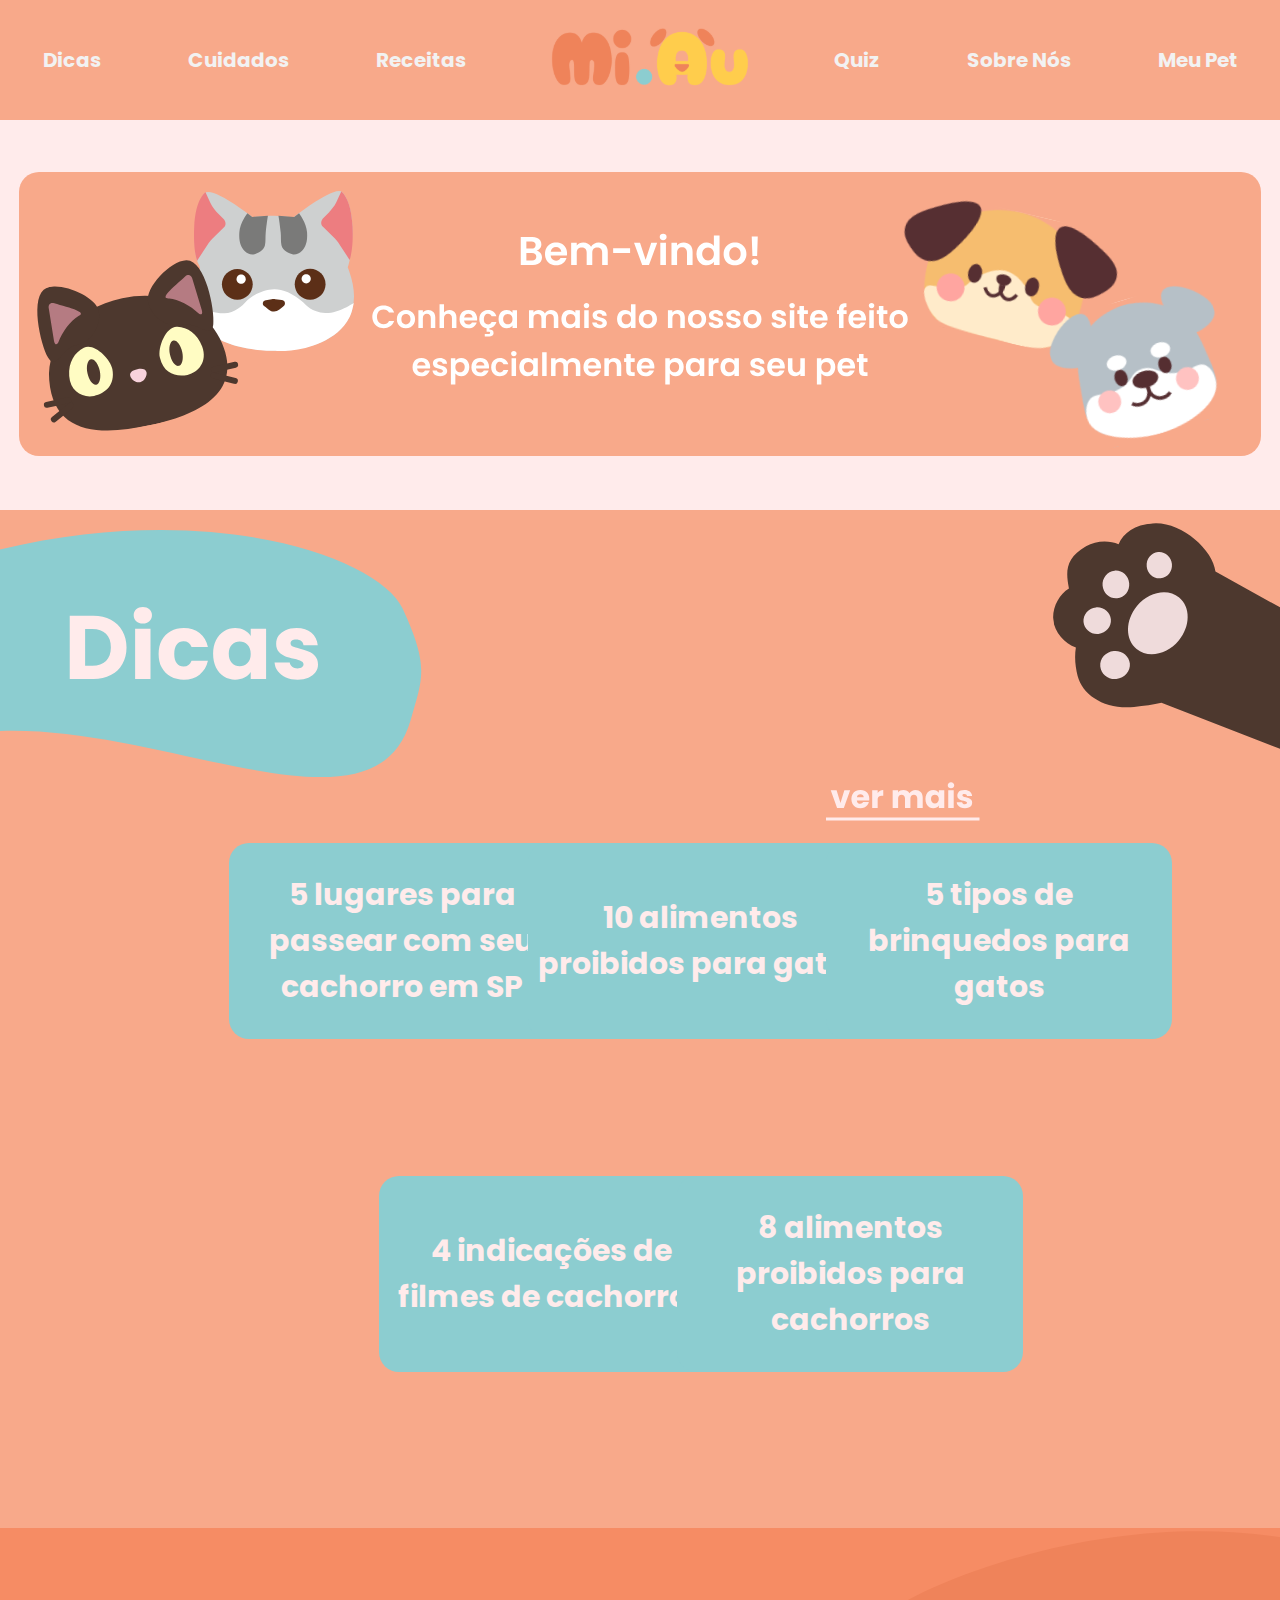
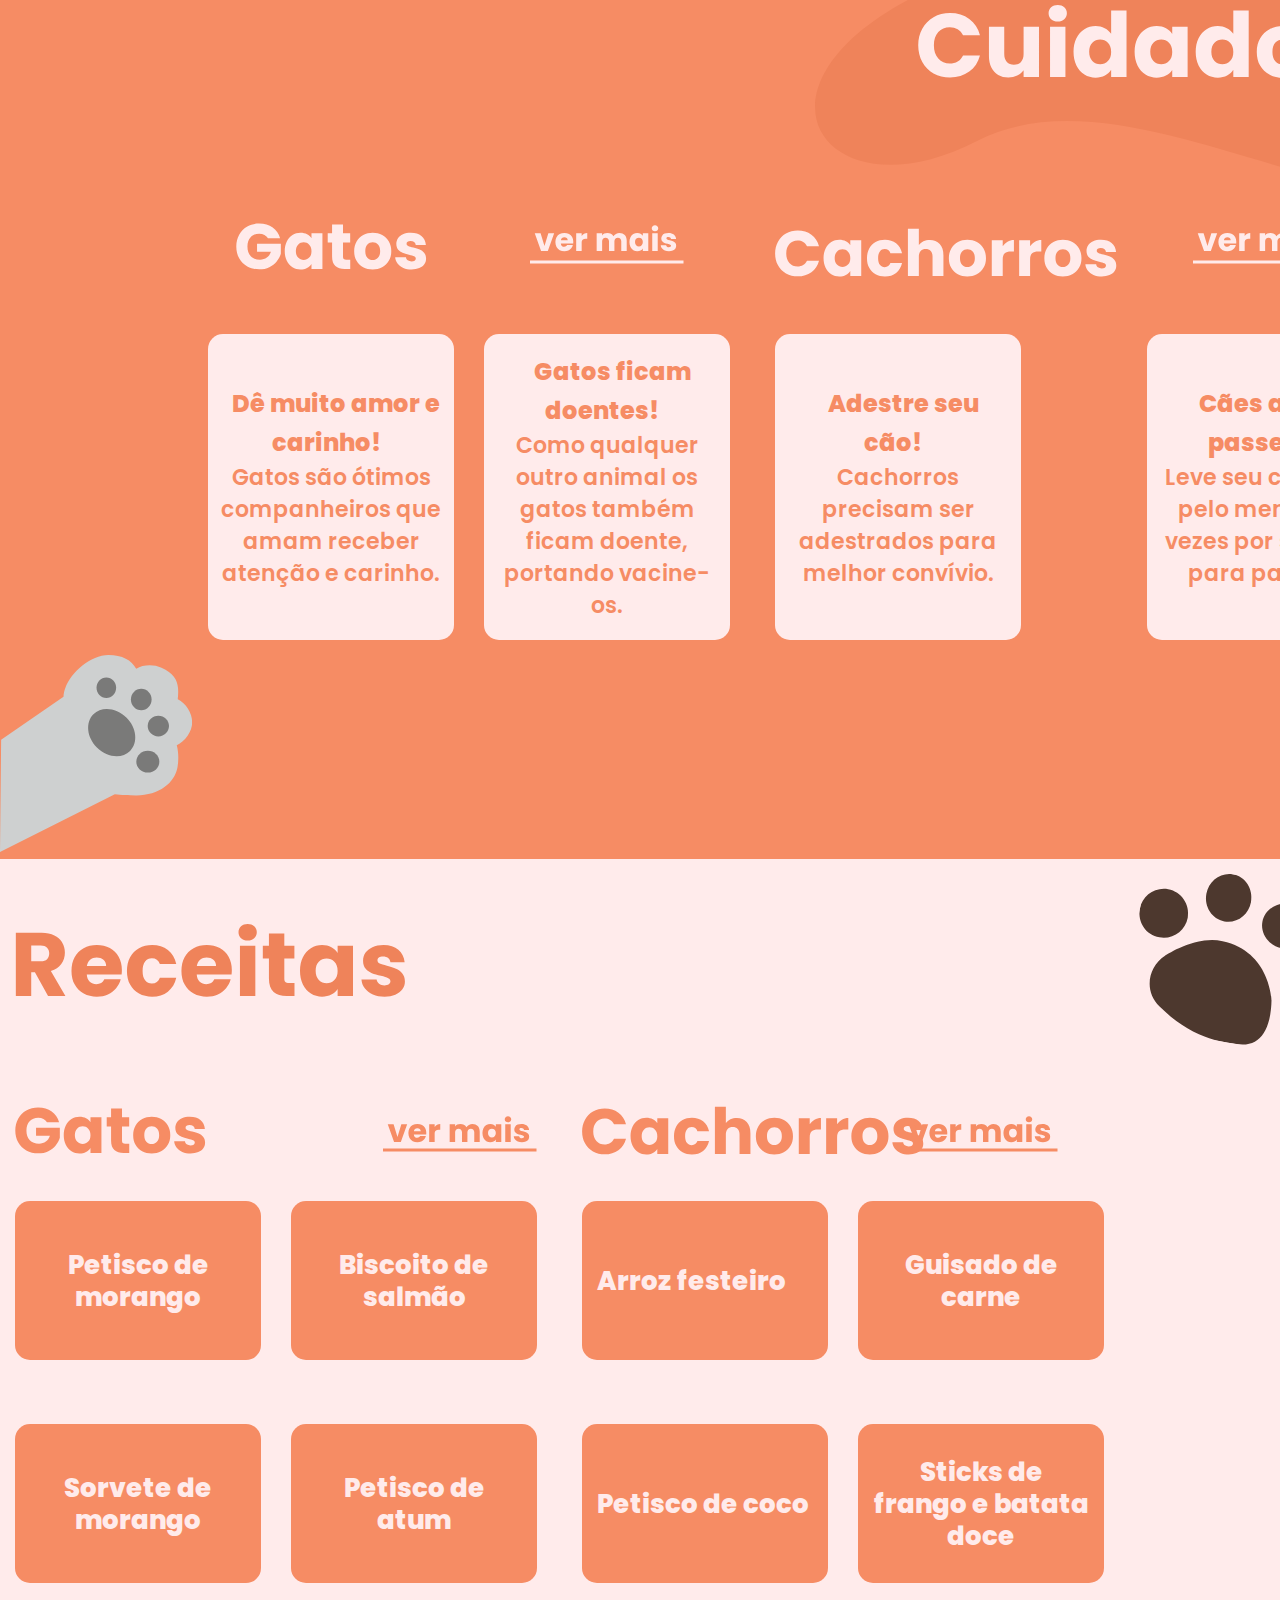
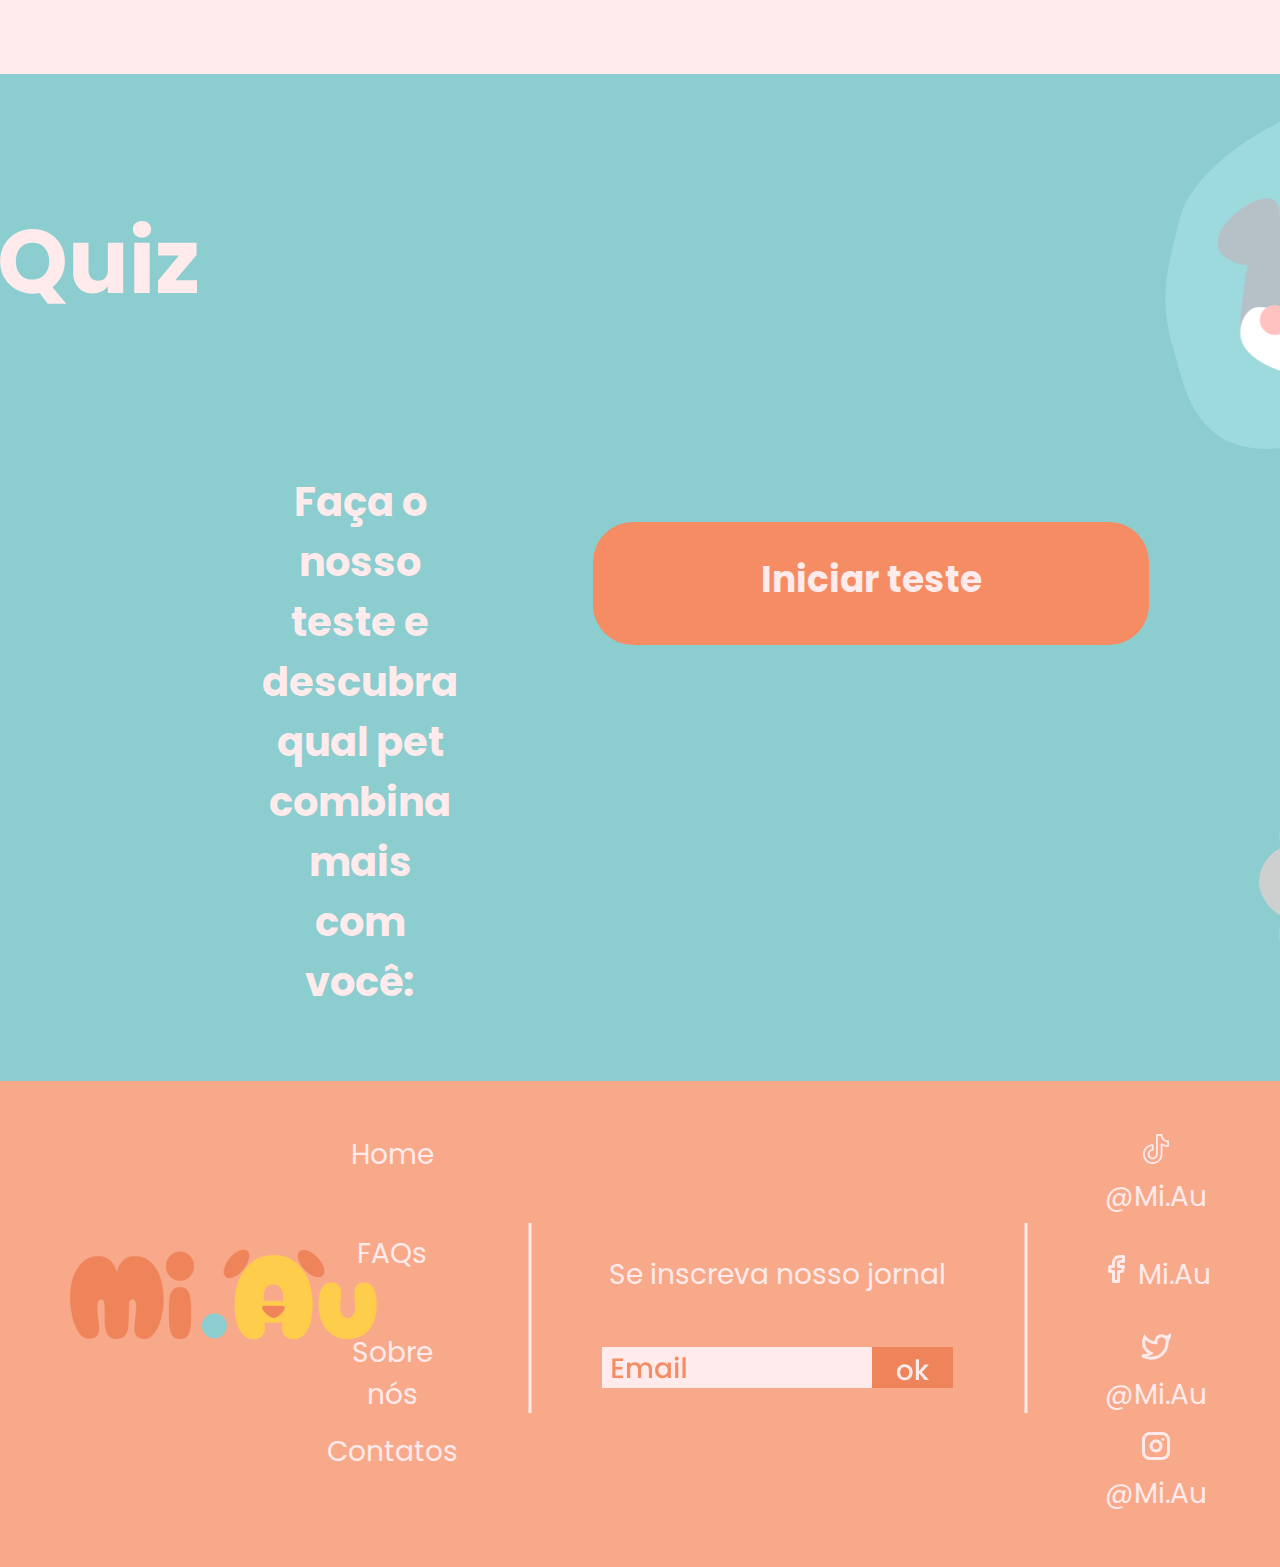
<file: index.html>
<!DOCTYPE html>
<html lang="pt">

<head>
  <title>MiAu</title>
  <meta charset="utf-8">
  <meta name="viewport" content="width=device-width, initial-scale=1.0">

  <link href="style.css" rel="stylesheet" type="text/css">
  <link rel="icon" type="image/svg" href="Receitas/patinha.svg">
  <!--fontes-->
  <link href='https://fonts.googleapis.com/css?family=Poppins' rel='stylesheet'>
  <link rel="preconnect" href="https://fonts.googleapis.com">
  <link rel="preconnect" href="https://fonts.gstatic.com" crossorigin>
  <link href="https://fonts.googleapis.com/css2?family=Poppins:wght@100;800&display=swap" rel="stylesheet">
  <link href="https://fonts.googleapis.com/css2?family=Poppins:wght@600&display=swap" rel="stylesheet">
  <link href="https://fonts.googleapis.com/css2?family=Poppins:wght@700&display=swap" rel="stylesheet">
  <style>
    @import url('https://fonts.googleapis.com/css2?family=Poppins&display=swap');
    @import url('https://fonts.googleapis.com/css2?family=Poppins:wght@100;800&display=swap');
    @import url('https://fonts.googleapis.com/css2?family=Poppins:wght@600&display=swap');
    @import url('https://fonts.googleapis.com/css2?family=Poppins:wght@700&display=swap');
  </style>
</head>

<body>
  <div class="grid_navbar">
    <!--div1-->
    <div class="navbar">
      <div class="topnav">
        <div class="topnav-left">
          <a href="dicas.html">Dicas</a>
          <a href="cuidados.html">Cuidados</a>
          <a href="receitas.html">Receitas</a>
        </div>
        <div class="topnav-centered">
          <a href="index.html" class="active"><img src="imagens/logo.svg" alt="logo"></a>
        </div>
        <div class="topnav-right">
          <a href="quiz-pg1.html">Quiz</a>
          <a href="sobre.html">Sobre Nós</a>
          <a href="meupet.html">Meu Pet</a>
        </div>
      </div>
    </div>

    <!--banner-->
    <div class="banner">
      <div class="bem_vindo">
        <img src="imagens/bemvindo.svg" alt="bemvindo">
      </div>
    </div>

    <!--página de dicas-->
    <div class="grid_dicas">
      <div class="titulo_dicas">
        <img src="Dicas/dicas1.svg" alt="dicas1">
      </div>

      <div class="quadrado_01">
        <div class="dica1 bloco-dica">
          <p>5 lugares para passear com seu cachorro em SP</p>
        </div>
      </div>
      <div class="quadrado_02">
        <div class="dica2 bloco-dica">
          <p>10 alimentos proibidos para gatos</p>
        </div>
      </div>
      <div class="quadrado_03">
        <div class="dica3 bloco-dica">
          <p>5 tipos de brinquedos para gatos</p>
        </div>
      </div>
      <div class="quadrado_04">
        <div class="dica4 bloco-dica">
          <p>4 indicações de filmes de cachorros</p>
        </div>
      </div>
      <div class="quadrado_05">
        <div class="dica5 bloco-dica">
          <p>8 alimentos proibidos para cachorros</p>
        </div>
      </div>

      <div class="dicas_vermais" id="vermais">
        <a href="dicas.html"><img src="imagens/vermais.svg" alt="vermais"></a>
      </div>
      <div class="patinha_01">
        <img src=" Dicas/pata.svg" alt="pata">
      </div>
    </div>

    <!--pagina de cuidados-->
    <div class="grid_cuidados">
      <div class="cuidados_titulo">
        <img src="Cuidados/titulo.svg" alt="titulo">
      </div>
      <div class="cuidados_gatos">
        <img src="Cuidados/Gatos.svg" alt="gatos">
      </div>

      <div class="cuidados_gatos_01">
        <div class="gato1">
          <p><b>Dê muito amor e carinho!</b> <br>Gatos são ótimos companheiros que amam receber atenção e carinho.
          </p>
        </div>
      </div>
      <div class="cuidados_gatos_02">
        <div class="gato1">
          <p><b>Gatos ficam doentes!</b> <br> Como qualquer outro animal os gatos também ficam doente, portando
            vacine-os.
          </p>
        </div>
      </div>

      <div class="cuidados_cachorros">
        <img src="Cuidados/Cachorros.svg" alt="cachorros">
      </div>

      <div class="cuidados_cachorros_01">
        <div class="gato1">
          <p><b>Adestre seu cão!</b> <br> Cachorros precisam ser adestrados para melhor convívio.
          </p>
        </div>
      </div>
      <div class="cuidados_cachorros_02">
        <div class="gato1">
          <p><b>Cães amam passear! </b> <br>Leve seu cachorro pelo menos três vezes por semana para passear.
          </p>
        </div>
      </div>

      <div class="cuidados_vermais_01" id="vermais1">
        <a href="cuidados.html"> <img src="Cuidados/ver-mais.svg" alt="vermais"> </a>
      </div>
      <div class="cuidados_vermais_02" id="vermais2">
        <a href="cuidados.html"> <img src="Cuidados/ver-mais.svg" alt="vermais"> </a>
      </div>
      <div class="patinha_02">
        <img src=" Cuidados/pata.svg" alt="pata">
      </div>
    </div>

    <!--pagina de receitas-->
    <div class="grid_receitas">
      <div class="titulo_receitas">
        <img src="Receitas/Receitas.svg" alt="receitas">
      </div>
      <div class="patinha_03">
        <img src="Receitas/patinha.svg" alt="patinha">
      </div>

      <!--pagina de receitas - gatos-->
      <div class="titulo_gatos">
        <img src="Receitas/Gatos.svg" alt="gatos">
      </div>
      <div class="ver_mais_gatos" id="vermais3">
        <a href="receitas.html"> <img src="Receitas/vermais.svg" alt="vermais"> </a>
      </div>
      <div class="bloco_gatos_01">
        <div class="caixa">
          <p>Petisco de morango</p>
        </div>
      </div>
      <div class="bloco_gatos_02">
        <div class="caixa">
          <p>Sorvete de morango</p>
        </div>
      </div>
      <div class="bloco_gatos_03">
        <div class="caixa">
          <p>Biscoito de salmão</p>
        </div>
      </div>
      <div class="bloco_gatos_04">
        <div class="caixa">
          <p>Petisco de atum</p>
        </div>
      </div>

      <!--pagina de receitas - cachorros -->
      <div class="titulo_cachorros">
        <img src=" Receitas/Cachorros.svg" alt="cachorros">
      </div>
      <div class="bloco_cachorros_01">
        <div class="caixa">
          <p>Arroz festeiro</p>
        </div>
      </div>
      <div class="bloco_cachorros_02">
        <div class="caixa">
          <p>Petisco de coco</p>
        </div>
      </div>
      <div class="ver_mais_cachorros">
        <a href="receitas.html"> <img src="Receitas/vermais.svg" alt="vermais"> </a>
      </div>
      <div class="bloco_cachorros_03">
        <div class="caixa">
          <p>Guisado de carne</p>
        </div>
      </div>
      <div class="bloco_cachorros_04">
        <div class="caixa">
          <p>Sticks de frango e batata doce</p>
        </div>
      </div>

    </div>
  </div>

  <!--pagina do quiz-->
  <div class="grid_quiz">
    <div class="cachorro_quiz">
      <img src="imagens/dog-quiz.svg" alt="dogquiz">
    </div>
    <div class="titulo_quiz">
      <img src="imagens/Quiz.svg" alt="quiz">
    </div>
    <div class="texto_quiz">
      <p>Faça o nosso teste e descubra qual pet combina mais com você:</p>
    </div>
    <div class="patinha_04">
      <img src="img_dicas/pata_dica.svg" alt="pata">
    </div>
    <div class="botao">
      <a class="btn" href="quiz-pg1.html">
        <p>Iniciar teste</p>
      </a>
    </div>
  </div>

  <!--Rodapé-->
  <footer class="rodape">
    <a class="rodapelogo">
      <img src="img_rodape/rodapelogo.svg" alt="rodapelogo"></a>
    <a class="homeroda" href="index.html">Home</a>
    <a class="FAQs" href="#">FAQs</a>
    <a class="sobreroda" href="sobre.html">Sobre nós</a>
    <a class="contatos" href="#">Contatos</a>
    <a class="barra1"> <img src="img_rodape/Vector11.svg" alt="barra1"></a>
    <a class="jornal" id="footer_title">Se inscreva nosso jornal</a>
    <a class="email"> <img src="img_rodape/Group177.svg" alt="email"> </a>
    <a class="barra2"> <img src="img_rodape/Vector11.svg" alt="barra2"></a>
    <a class="face"> <img src="img_rodape/face.svg" alt="face"> Mi.Au</a>
    <a class="twitter"> <img src="img_rodape/twi.svg" alt="twi"> @Mi.Au</a>
    <a class="insta"> <img src="img_rodape/insta.svg" alt="insta"> @Mi.Au</a>
    <a class="tiktok"> <img src="img_rodape/Frame.svg" alt="tiktok"> @Mi.Au</a>
  </footer>

</body>

</html>
</file>
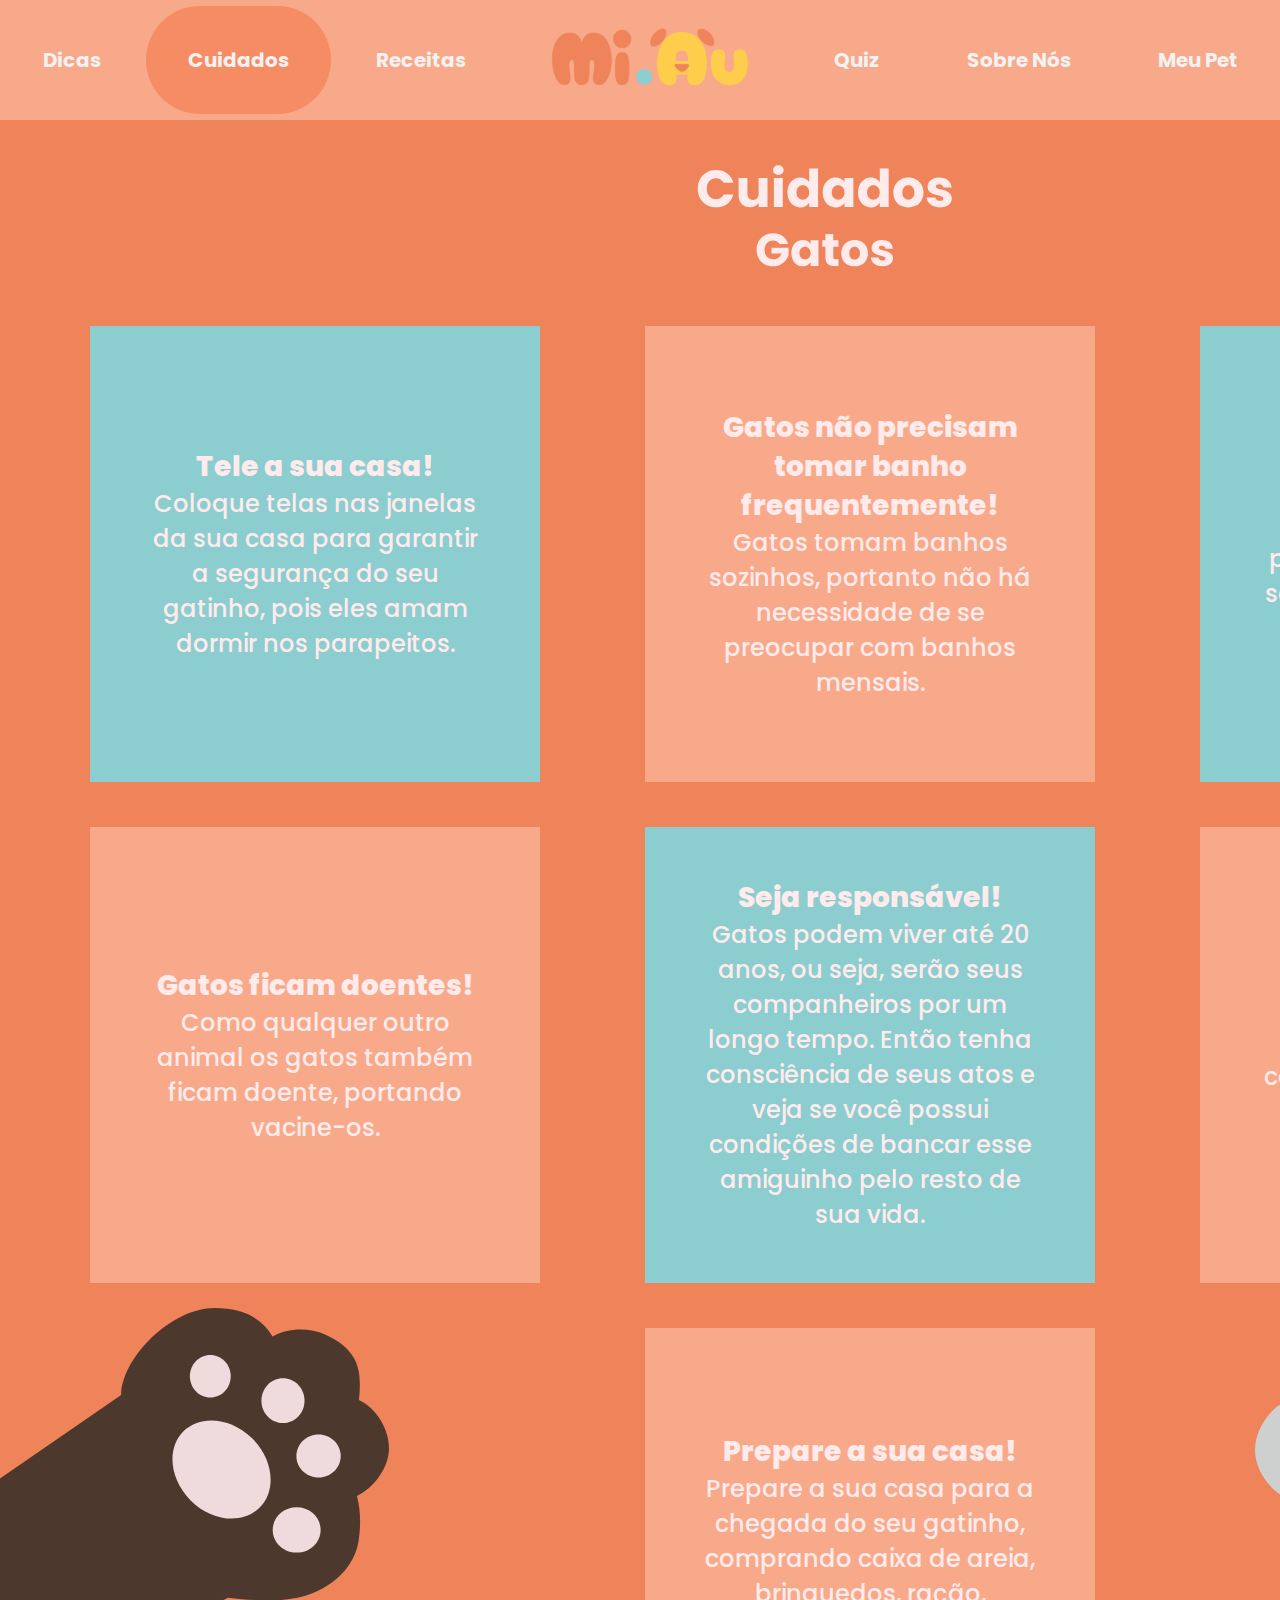
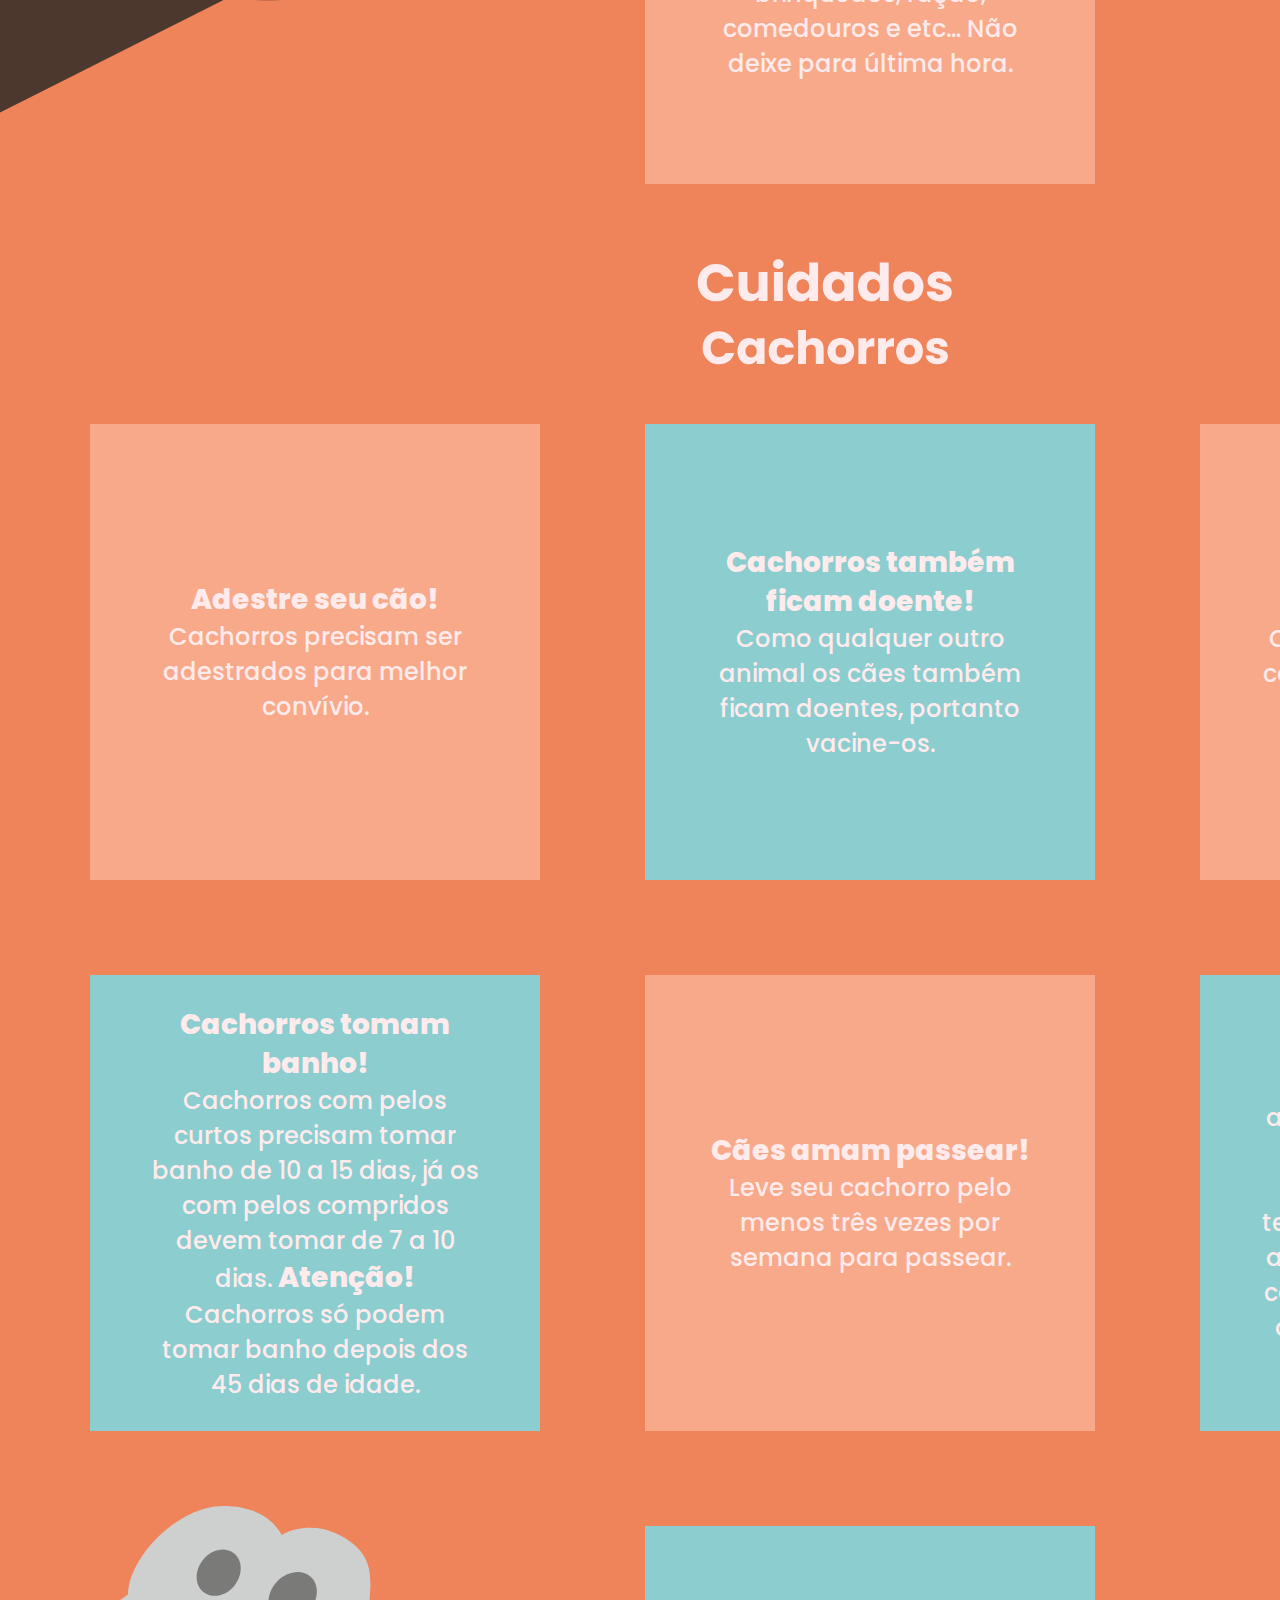
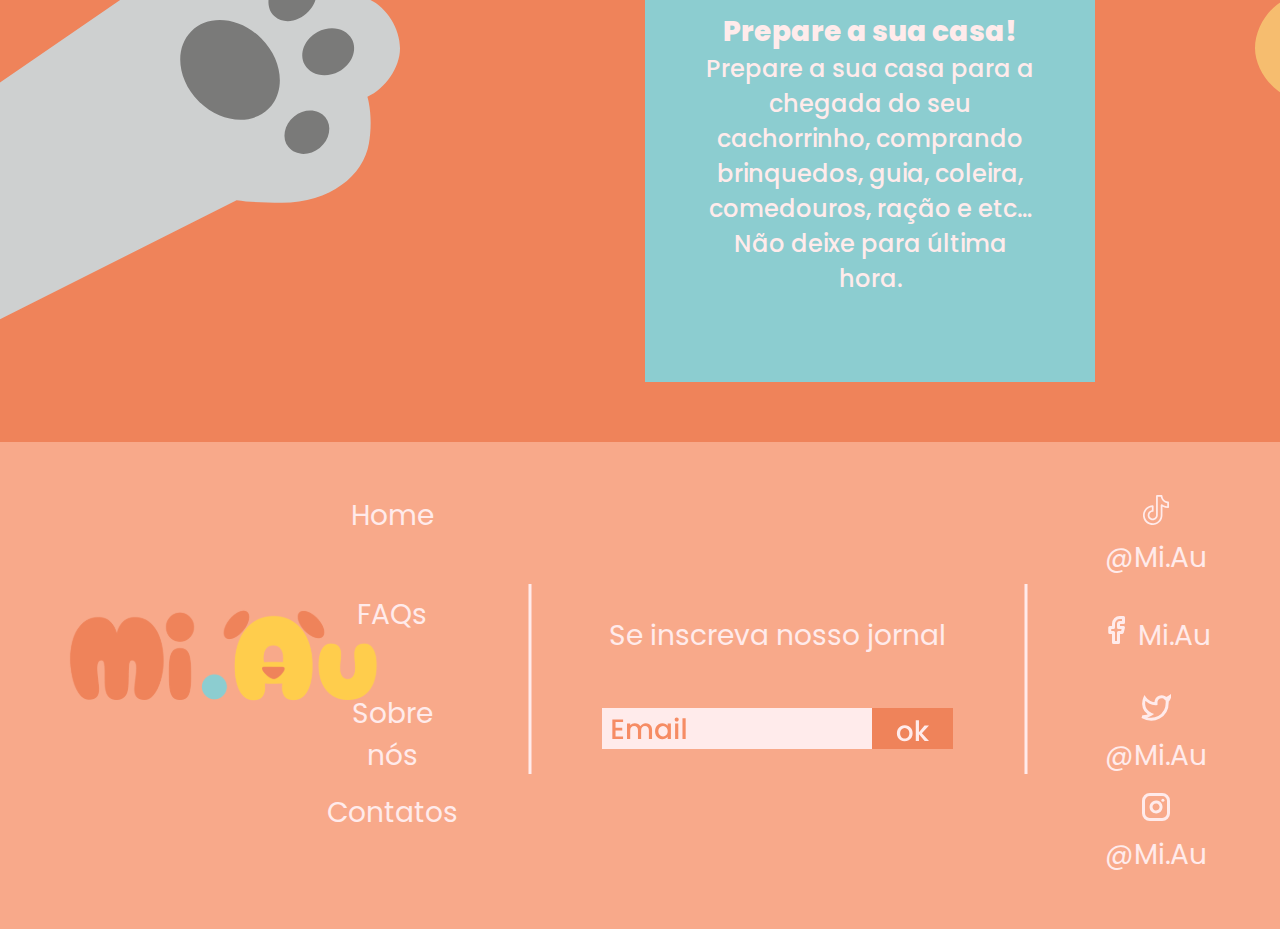
<file: cuidados.html>
<!DOCTYPE html>
<html lang="pt">

<head>
  <title>MiAu - Cuidados</title>
  <meta charset="utf-8">
  <meta name="viewport" content="width=device-width">

  <link rel="icon" type="image/svg" href="Receitas/patinha.svg">
  <link href="cuidados.css" rel="stylesheet" type="text/css">
  <!--Fontes-->
  <link href='https://fonts.googleapis.com/css?family=Poppins' rel='stylesheet'>
  <link rel="preconnect" href="https://fonts.googleapis.com">
  <link rel="preconnect" href="https://fonts.gstatic.com" crossorigin>
  <link href="https://fonts.googleapis.com/css2?family=Poppins:wght@100;800&display=swap" rel="stylesheet">
  <link href="https://fonts.googleapis.com/css2?family=Poppins:wght@600&display=swap" rel="stylesheet">
  <link href="https://fonts.googleapis.com/css2?family=Poppins:wght@700&display=swap" rel="stylesheet">
  <style>
    @import url('https://fonts.googleapis.com/css2?family=Poppins&display=swap');
    @import url('https://fonts.googleapis.com/css2?family=Poppins:wght@100;800&display=swap');
    @import url('https://fonts.googleapis.com/css2?family=Poppins:wght@600&display=swap');
    @import url('https://fonts.googleapis.com/css2?family=Poppins:wght@700&display=swap');
  </style>

</head>

<body>
  <div class="grid_navbar">
    <!--Navbar-->
    <div class="navbar">
      <div class="topnav">
        <div class="topnav-left">
          <a href="dicas.html">Dicas</a>
          <a class="current" href="cuidados.html">Cuidados</a>
          <a href="receitas.html">Receitas</a>
        </div>
        <div class="topnav-centered">
          <a href="index.html" class="active"><img src="imagens/logo.svg" alt="logo"></a>
        </div>
        <div class="topnav-right">
          <a href="quiz-pg1.html">Quiz</a>
          <a href="sobre.html">Sobre Nós</a>
          <a href="meupet.html">Meu Pet</a>
        </div>
      </div>
    </div>

  </div>

  <!--Cuidados Gatos-->
  <div class="Cuidados_gatos">

    <div class="titulo_gato">
      <img src="img_cuidados/titulo_gato.svg" alt="titulo_gato">
    </div>

    <div class="gato_1">
      <div class="azul">
        <p><b>Tele a sua casa!</b><br>Coloque telas nas janelas da sua casa para garantir a segurança do seu gatinho,
          pois eles amam dormir nos parapeitos.</p>
      </div>
    </div>
    <div class="gato_2">
      <div class="rosa">
        <p><b>Gatos não precisam tomar banho frequentemente! </b><br>
          Gatos tomam banhos sozinhos, portanto não há necessidade
          de se preocupar com banhos mensais.</p>
      </div>
    </div>
    <div class="gato_3">
      <div class="azul">
        <p><b>Gatos precisam de espaço vertical!</b><br>Ofereça espaço altos para que seu gato possa se aventurar e
          descansar, já que eles amam subir em cima de móveis.</p>
      </div>
    </div>
    <div class="gato_4">
      <div class="rosa">
        <p><b>Gatos ficam doentes!</b><br>Como qualquer outro animal os gatos também ficam doente, portando vacine-os.
        </p>
      </div>
    </div>
    <div class="gato_5">
      <div class="azul">
        <p><b>Seja responsável!</b><br> Gatos podem viver até 20 anos, ou seja, serão seus companheiros por um longo
          tempo. Então tenha consciência de seus atos e veja se você possui condições de bancar esse amiguinho pelo
          resto de sua vida. </p>
      </div>
    </div>
    <div class="gato_6">
      <div class="rosa">
        <p><b>Dê muito amor e carinho!</b><br> Gatos são ótimos companheiros que amam receber atenção e carinho.
        </p>
      </div>
    </div>
    <div class="gato_7">
      <div class="rosa">
        <p><b>Prepare a sua casa!</b><br>Prepare a sua casa para a chegada do seu gatinho, comprando caixa de areia,
          brinquedos, ração, comedouros e etc… Não deixe para última hora.</p>
      </div>
    </div>

    <div class="pata_1">
      <img src="img_cuidados/pata1.svg" alt="pata1">
    </div>
    <div class="pata_2">
      <img src="img_cuidados/pata2.svg" alt="pata2">
    </div>

  </div>

  <!--Cuidado Cachorrros-->
  <div class="cuidados_cachorros">

    <div class="titulo_cachorro">
      <img src="img_cuidados/titulo_cachorro.svg" alt="titulo_cachorro">
    </div>

    <div class="dog_1">
      <div class="rosa">
        <p><b>Adestre seu cão!</b><br>Cachorros precisam ser adestrados para melhor convívio.</p>
      </div>
    </div>

    <div class="dog_2">
      <div class="azul">
        <p><b>Cachorros também ficam doente!</b><br>Como qualquer outro animal os cães também ficam doentes, portanto
          vacine-os.</p>
      </div>
    </div>

    <div class="dog_3">
      <div class="rosa">
        <p><b>Cães são muito brincalhões!</b><br>Cachorros amam brincar com seus donos, portanto compre brinquedos ou
          leve o para passear.</p>
      </div>
    </div>

    <div class="dog_4">
      <div class="azul">
        <p><b>Cachorros tomam banho!</b><br>Cachorros com pelos curtos precisam tomar banho de 10 a 15 dias, já os com
          pelos compridos devem tomar de 7 a 10 dias.
          <b>Atenção!</b> Cachorros só podem tomar banho depois dos 45 dias de idade.
        </p>
      </div>
    </div>


    <div class="dog_5">
      <div class="rosa">
        <p><b>Cães amam passear! </b><br>Leve seu cachorro pelo menos três vezes por semana para passear.</p>
      </div>
    </div>

    <div class="dog_6">
      <div class="azul">
        <p><b>Seja responsável! </b><br>Cachorros podem viver até 18 anos, ou seja, serão seus companheiros por um longo
          tempo, Então tenha consciência de seus atos e veja se você possui condições de bancar esse amiguinho pelo
          resto de sua vida.
        </p>
      </div>
    </div>

    <div class="dog_7">
      <div class="azul">
        <p><b>Prepare a sua casa!</b><br>Prepare a sua casa para a chegada do seu cachorrinho, comprando brinquedos,
          guia, coleira, comedouros, ração e etc… Não deixe para última hora.
        </p>
      </div>
    </div>


    <div class="pata_3">
      <img src="img_cuidados/pata3.svg" alt="pata3">
    </div>

    <div class="pata_4">
      <img src="img_cuidados/pata4.svg" alt="pata4">
    </div>



  </div>

  <!--Rodapé-->
  <footer class="rodape">
    <a class="rodapelogo">
      <img src="img_rodape/rodapelogo.svg" alt="rodapelogo"></a>
    <a class="homeroda" href="index.html">Home</a>
    <a class="FAQs" href="#">FAQs</a>
    <a class="sobreroda" href="sobre.html">Sobre nós</a>
    <a class="contatos" href="#">Contatos</a>
    <a class="barra1"> <img src="img_rodape/Vector11.svg" alt="barra1"></a>
    <a class="jornal" id="footer_title">Se inscreva nosso jornal</a>
    <a class="email"> <img src="img_rodape/Group177.svg" alt="email"> </a>
    <a class="barra2"> <img src="img_rodape/Vector11.svg" alt="barra2"></a>
    <a class="face"> <img src="img_rodape/face.svg" alt="face"> Mi.Au</a>
    <a class="twitter"> <img src="img_rodape/twi.svg" alt="twi"> @Mi.Au</a>
    <a class="insta"> <img src="img_rodape/insta.svg" alt="insta"> @Mi.Au</a>
    <a class="tiktok"> <img src="img_rodape/Frame.svg" alt="tiktok"> @Mi.Au</a>
  </footer>

</body>

</html>
</file>
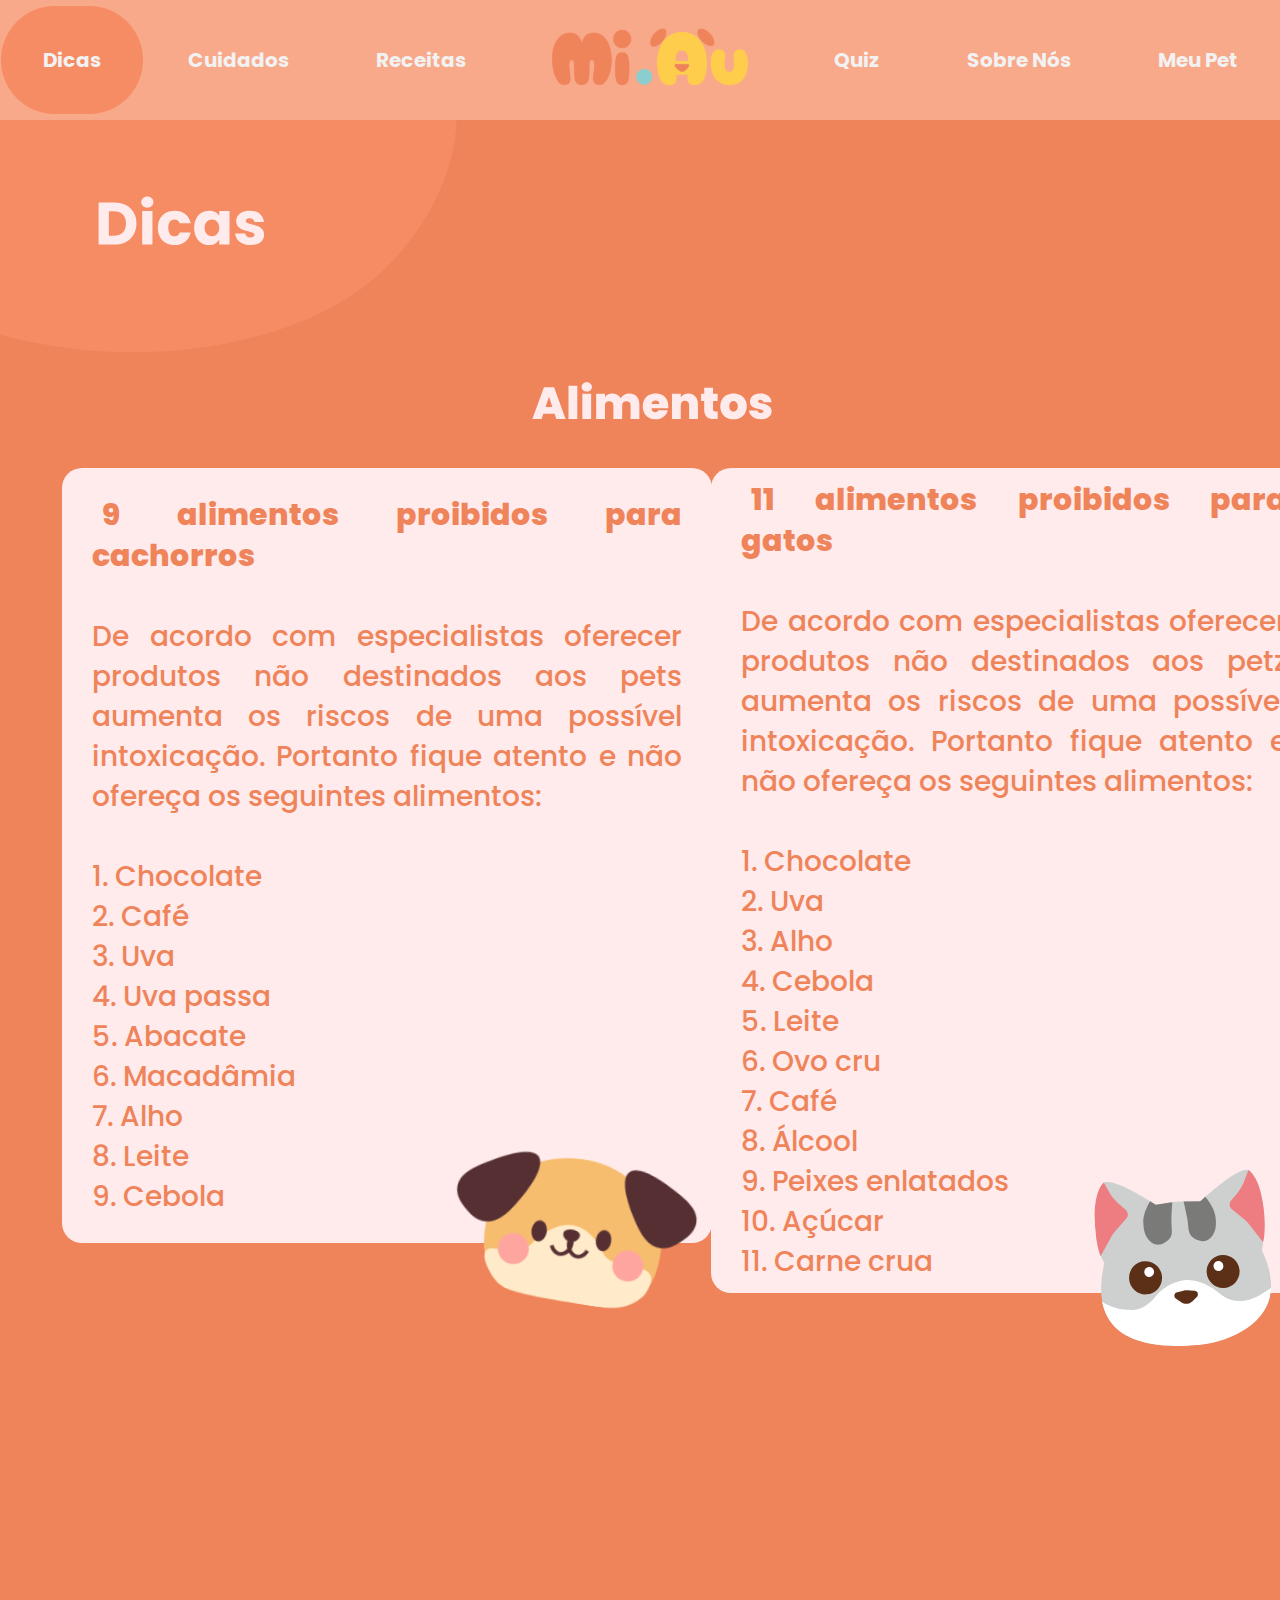
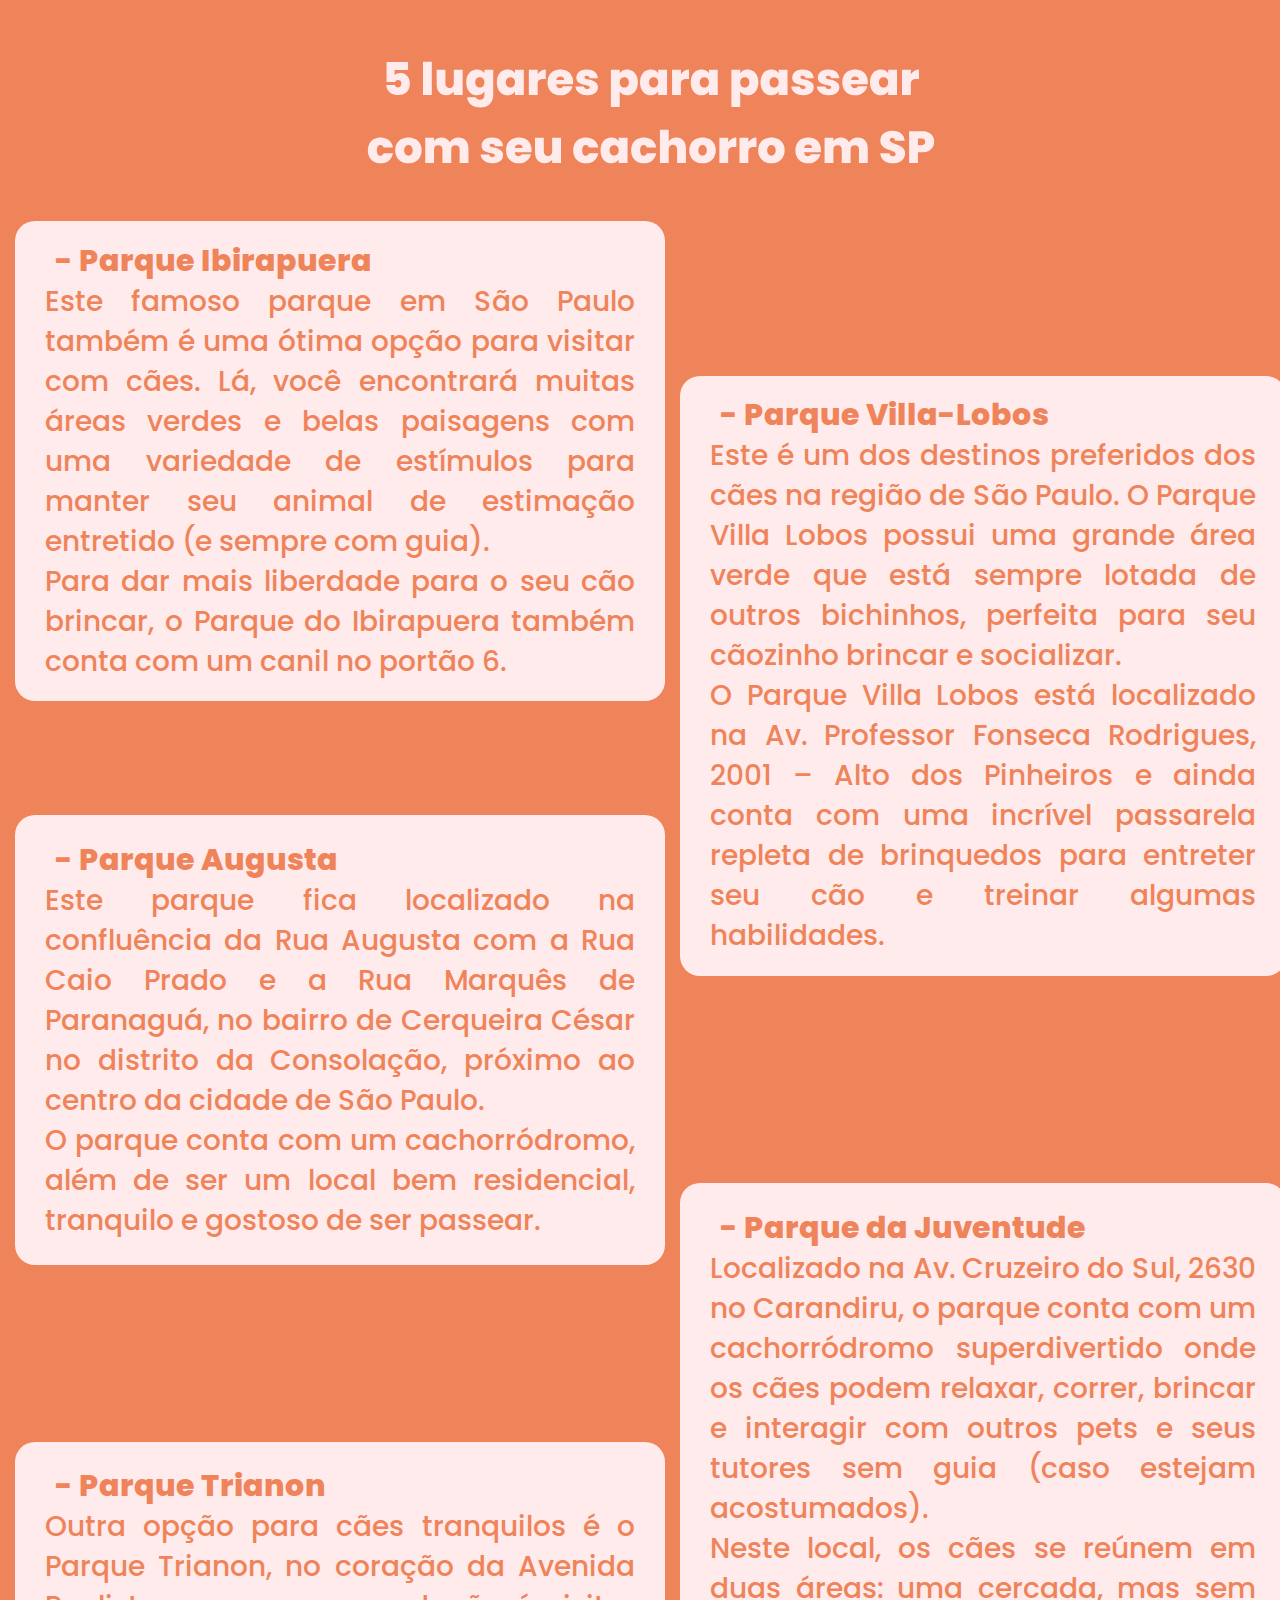
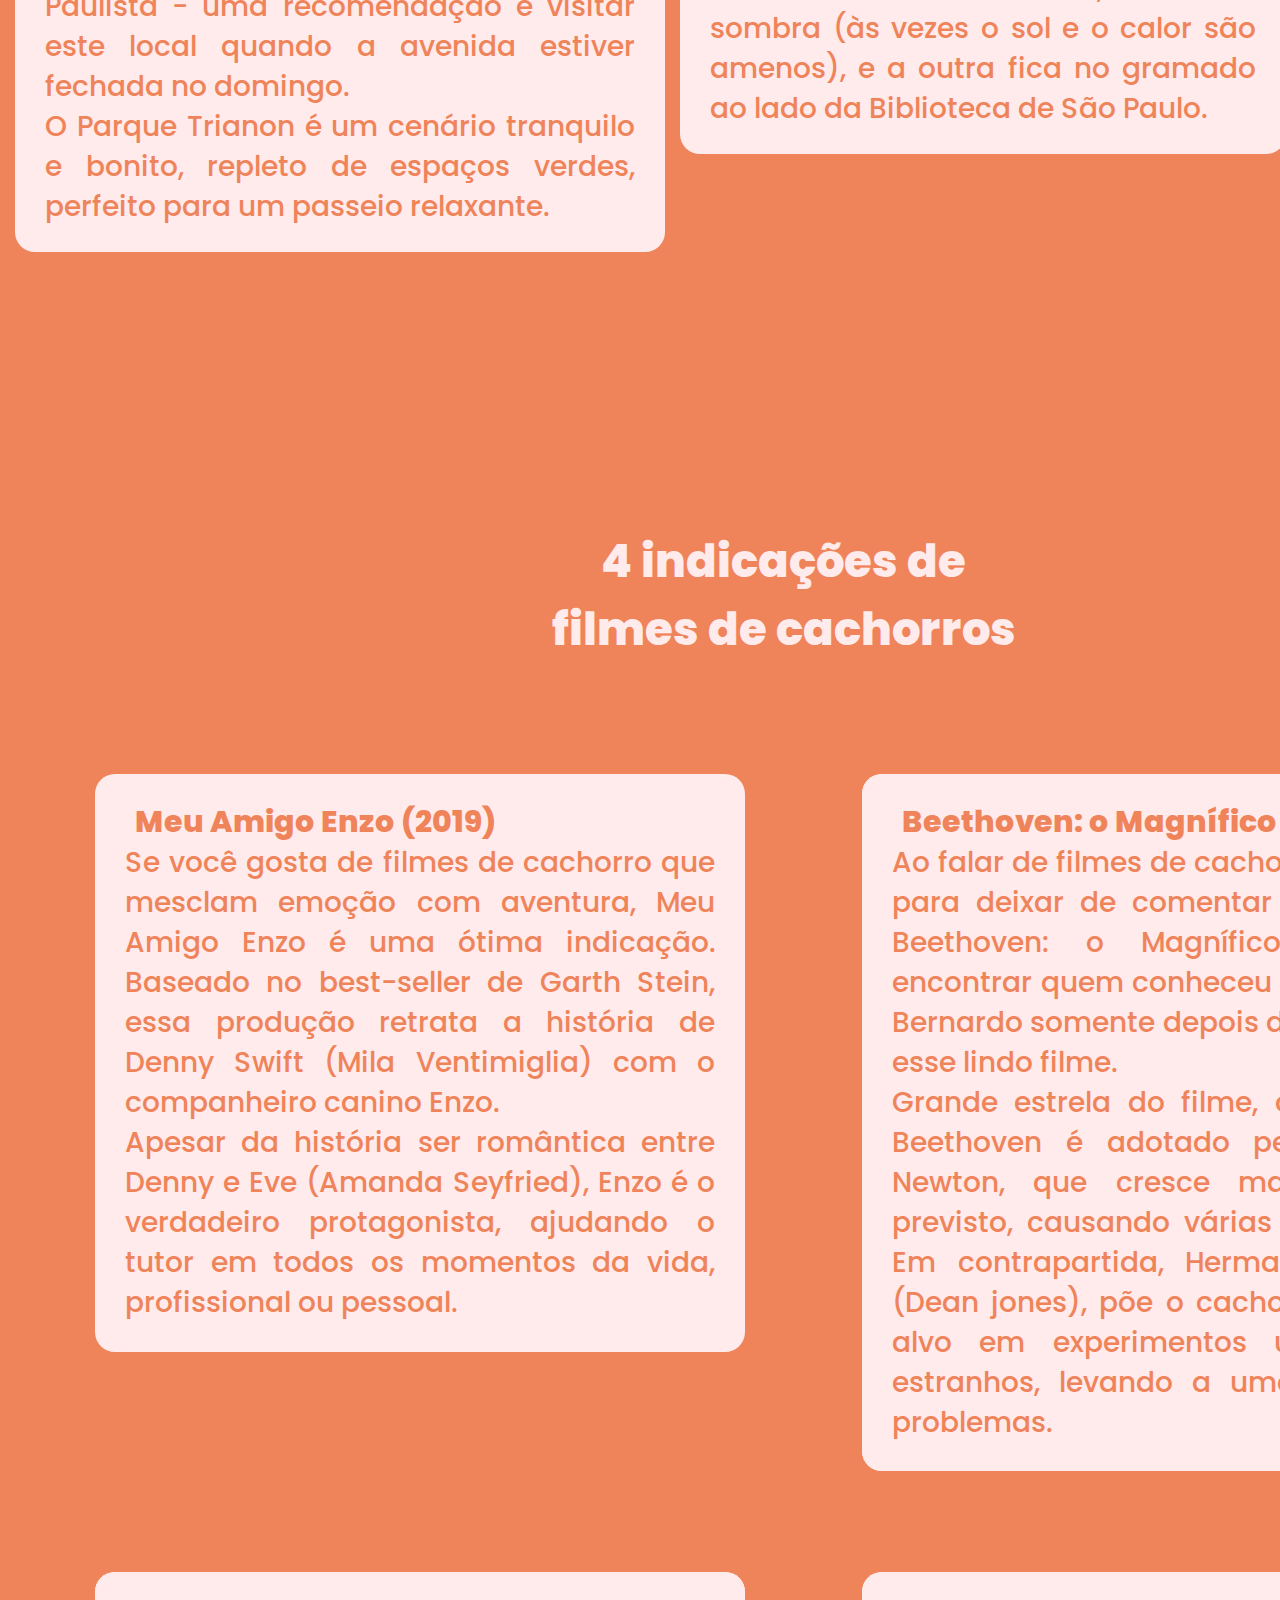
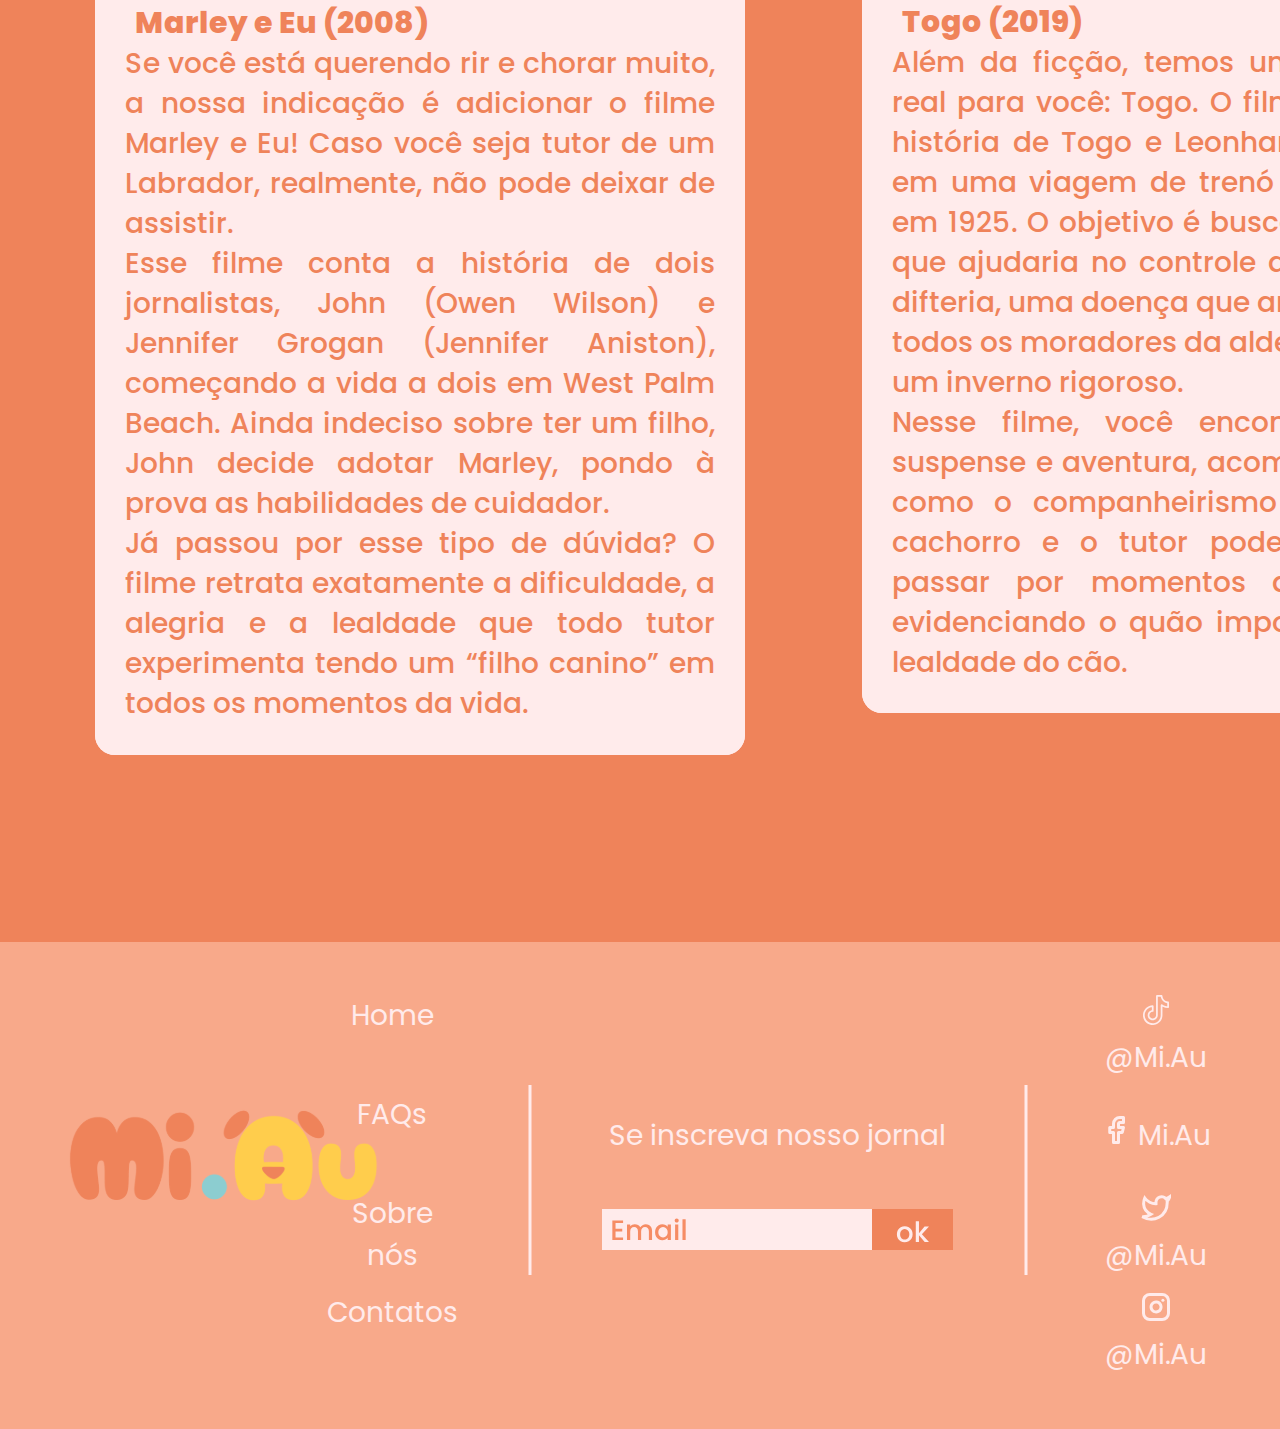
<file: dicas.html>
<!DOCTYPE html>
<html lang="pt">

<head>
  <title>MiAu - Dicas</title>
  <meta charset="UTF-8">
  <meta http-equiv="X-UA-Compatible" content="IE=edge">
  <meta name="viewport" content="width=device-width, initial-scale=1.0">

  <link rel="stylesheet" href="dicas.css">
  <link rel="icon" type="image/svg" href="Receitas/patinha.svg">
  <!--fontes-->
  <link href='https://fonts.googleapis.com/css?family=Poppins' rel='stylesheet'>
  <link rel="preconnect" href="https://fonts.googleapis.com">
  <link rel="preconnect" href="https://fonts.gstatic.com" crossorigin>
  <link href="https://fonts.googleapis.com/css2?family=Poppins:wght@100;800&display=swap" rel="stylesheet">
  <link href="https://fonts.googleapis.com/css2?family=Poppins:wght@500&display=swap" rel="stylesheet">
  <link href="https://fonts.googleapis.com/css2?family=Poppins:wght@700&display=swap" rel="stylesheet">
  <style>
    @import url('https://fonts.googleapis.com/css2?family=Poppins&display=swap');
    @import url('https://fonts.googleapis.com/css2?family=Poppins:wght@100;800&display=swap');
    @import url('https://fonts.googleapis.com/css2?family=Poppins:wght@500&display=swap');
    @import url('https://fonts.googleapis.com/css2?family=Poppins:wght@700&display=swap');
  </style>
</head>

<body>
  <div class="grid_navbar">
    <!--Navbar-->
    <div class="navbar">
      <div class="topnav">
        <div class="topnav-left">
          <a class="current" href="dicas.html">Dicas</a>
          <a href="cuidados.html">Cuidados</a>
          <a href="receitas.html">Receitas</a>
        </div>
        <div class="topnav-centered">
          <a href="index.html" class="active"><img src="imagens/logo.svg" alt="logo"></a>
        </div>
        <div class="topnav-right">
          <a href="quiz-pg1.html">Quiz</a>
          <a href="sobre.html">Sobre Nós</a>
          <a href="meupet.html">Meu Pet</a>
        </div>
      </div>
    </div>

  </div>

  <!--Alimentos-->
  <div class="grid_alimentos">
    <div class="dicastitle">
      <img src="img_dicas/dicas_titulo.svg" alt="dicas_titulo">
    </div>

    <div class="titulo_alimentos">
      <img src="img_dicas/Alimentos.svg" alt="Alimentos">
    </div>

    <div class="dica1">
      <div class="texto" id="texto1">
        <p><b>9 alimentos proibidos para cachorros</b> <br><br> De acordo com especialistas oferecer produtos não
          destinados
          aos pets aumenta os riscos de uma possível intoxicação. Portanto fique atento e não ofereça os seguintes
          alimentos:<br> <br>
          1. Chocolate <br>
          2. Café <br>
          3. Uva<br>
          4. Uva passa <br>
          5. Abacate<br>
          6. Macadâmia <br>
          7. Alho<br>
          8. Leite<br>
          9. Cebola
        </p>
      </div>
    </div>

    <div class="dica2">
      <div class="texto" id="texto2">
        <p><b>11 alimentos proibidos para gatos</b><br><br>De acordo com especialistas oferecer produtos não destinados
          aos petz aumenta os riscos de uma possível intoxicação. Portanto fique atento e não ofereça os seguintes
          alimentos:<br><br>
          1. Chocolate <br>
          2. Uva<br>
          3. Alho <br>
          4. Cebola<br>
          5. Leite<br>
          6. Ovo cru<br>
          7. Café <br>
          8. Álcool <br>
          9. Peixes enlatados<br>
          10. Açúcar <br>
          11. Carne crua
        </p>
      </div>
    </div>

    <div class="puppy">
      <img src="img_dicas/cachorro4.svg" alt="puppy">
    </div>

    <div class="kitty">
      <img src="img_dicas/Frame(1).svg" alt="kitty">
    </div>

  </div>

  <!--Lugares-->
  <div class="grid_lugares">

    <div class="titulo_lugares">
      <img src="img_dicas/5lugares.svg" alt="5lugares">
    </div>

    <div class="lugar1">
      <div class="texto" id="texto3">
        <p><b>- Parque Ibirapuera</b><br>Este famoso parque em São Paulo também é uma ótima opção para visitar com cães.
          Lá, você encontrará muitas áreas verdes e belas paisagens com uma variedade de estímulos para manter seu
          animal de estimação entretido (e sempre com guia).<br>
          Para dar mais liberdade para o seu cão brincar, o Parque do Ibirapuera também conta com um canil no portão 6.
        </p>
      </div>
    </div>

    <div class="lugar2">
      <div class="texto" id="texto4">
        <p><b>- Parque Augusta</b><br>Este parque fica localizado na confluência da Rua Augusta com a Rua Caio Prado e a
          Rua Marquês de Paranaguá, no bairro de Cerqueira César no distrito da Consolação, próximo ao centro da cidade
          de São Paulo. <br>
          O parque conta com um cachorródromo, além de ser um local bem residencial, tranquilo e gostoso de ser passear.
        </p>
      </div>
    </div>

    <div class="lugar3">
      <div class="texto" id="texto5">
        <p><b>- Parque Trianon</b><br>Outra opção para cães tranquilos é o Parque Trianon, no coração da Avenida
          Paulista - uma recomendação é visitar este local quando a avenida estiver fechada no domingo.<br>
          O Parque Trianon é um cenário tranquilo e bonito, repleto de espaços verdes, perfeito para um passeio
          relaxante.
        </p>
      </div>
    </div>

    <div class="lugar4">
      <div class="texto" id="texto6">
        <p><b>- Parque Villa-Lobos</b><br>Este é um dos destinos preferidos dos cães na região de São Paulo. O Parque
          Villa Lobos possui uma grande área verde que está sempre lotada de outros bichinhos, perfeita para seu
          cãozinho brincar e socializar.<br>
          O Parque Villa Lobos está localizado na Av. Professor Fonseca Rodrigues, 2001 – Alto dos Pinheiros e ainda
          conta com uma incrível passarela repleta de brinquedos para entreter seu cão e treinar algumas habilidades.
        </p>
      </div>
    </div>

    <div class="lugar5">
      <div class="texto" id="texto7">
        <p><b>- Parque da Juventude</b><br>Localizado na Av. Cruzeiro do Sul, 2630 no Carandiru, o parque conta com um
          cachorródromo superdivertido onde os cães podem relaxar, correr, brincar e interagir com outros pets e seus
          tutores sem guia (caso estejam acostumados).<br>
          Neste local, os cães se reúnem em duas áreas: uma cercada, mas sem sombra (às vezes o sol e o calor são
          amenos), e a outra fica no gramado ao lado da Biblioteca de São Paulo.
        </p>
      </div>
    </div>

    <div class="pata_dica">
      <img src="img_dicas/pata_dica.svg" alt="pata_dica">
    </div>

  </div>

  <!--Filmes-->

  <div class="gridfilmes">
    <div class="titlefilmes"> 4 indicações de filmes de cachorros </div>

    <div class="movie1">
      <div class="texto">
        <p><b>Meu Amigo Enzo (2019)</b><br>
          Se você gosta de filmes de cachorro que mesclam emoção com aventura, Meu Amigo Enzo é uma ótima indicação.
          Baseado no best-seller de Garth Stein, essa produção retrata a história de Denny Swift (Mila Ventimiglia) com
          o companheiro canino Enzo.<br>
          Apesar da história ser romântica entre Denny e Eve (Amanda Seyfried), Enzo é o verdadeiro protagonista,
          ajudando o tutor em todos os momentos da vida, profissional ou pessoal.
        </p>
      </div>
    </div>

    <div class="movie2">
      <div class="texto">
        <p><b>Beethoven: o Magnífico (1992)</b><br>
          Ao falar de filmes de cachorro, não dá para deixar de comentar o clássico Beethoven: o Magnífico. É fácil
          encontrar quem conheceu a raça São Bernardo somente depois de assistir a esse lindo filme.<br>
          Grande estrela do filme, o cachorro Beethoven é adotado pela família Newton, que cresce mais que o previsto,
          causando várias confusões. Em contrapartida, Hermam Varnick (Dean jones), põe o cachorrão como alvo em
          experimentos um pouco estranhos, levando a uma série de problemas.
        </p>
      </div>
    </div>

    <div class="movie3">
      <div class="texto">
        <p><b>Marley e Eu (2008)</b><br>
          Se você está querendo rir e chorar muito, a nossa indicação é adicionar o filme Marley e Eu! Caso você seja
          tutor
          de um Labrador, realmente, não pode deixar de assistir.<br>
          Esse filme conta a história de dois jornalistas, John (Owen Wilson) e Jennifer Grogan (Jennifer Aniston),
          começando a vida a dois em West Palm Beach. Ainda indeciso sobre ter um filho, John decide adotar Marley,
          pondo à
          prova as habilidades de cuidador.<br>
          Já passou por esse tipo de dúvida? O filme retrata exatamente a dificuldade, a alegria e a lealdade que todo
          tutor
          experimenta tendo um “filho canino” em todos os momentos da vida.
        </p>
      </div>
    </div>

    <div class="movie4">
      <div class="texto">
        <p><b>Togo (2019)</b><br>
          Além da ficção, temos uma história real para você: Togo. O filme conta a história de Togo e Leonhard Seppala
          em
          uma viagem de trenó no Alasca, em 1925. O objetivo é buscar um soro que ajudaria no controle do surto de
          difteria,
          uma doença que ameaçava a todos os moradores da aldeia durante um inverno rigoroso.<br>
          Nesse filme, você encontra muito suspense e aventura, acompanhando como o companheirismo entre um cachorro e o
          tutor pode ajudar a passar por momentos de tensão, evidenciando o quão importante é a lealdade do cão.
        </p>
      </div>
    </div>

    <div class="div6"> </div>

    <div class="div7"> </div>

  </div>

  <!--Rodapé-->
  <footer class="rodape">
    <a class="rodapelogo">
      <img src="img_rodape/rodapelogo.svg" alt="rodapelogo"></a>
    <a class="homeroda" href="index.html">Home</a>
    <a class="FAQs" href="#">FAQs</a>
    <a class="sobreroda" href="sobre.html">Sobre nós</a>
    <a class="contatos" href="#">Contatos</a>
    <a class="barra1"> <img src="img_rodape/Vector11.svg" alt="barra1"></a>
    <a class="jornal" id="footer_title">Se inscreva nosso jornal</a>
    <a class="email"> <img src="img_rodape/Group177.svg" alt="email"> </a>
    <a class="barra2"> <img src="img_rodape/Vector11.svg" alt="barra2"></a>
    <a class="face"> <img src="img_rodape/face.svg" alt="face"> Mi.Au</a>
    <a class="twitter"> <img src="img_rodape/twi.svg" alt="twi"> @Mi.Au</a>
    <a class="insta"> <img src="img_rodape/insta.svg" alt="insta"> @Mi.Au</a>
    <a class="tiktok"> <img src="img_rodape/Frame.svg" alt="tiktok"> @Mi.Au</a>
  </footer>

</body>

</html>
</file>
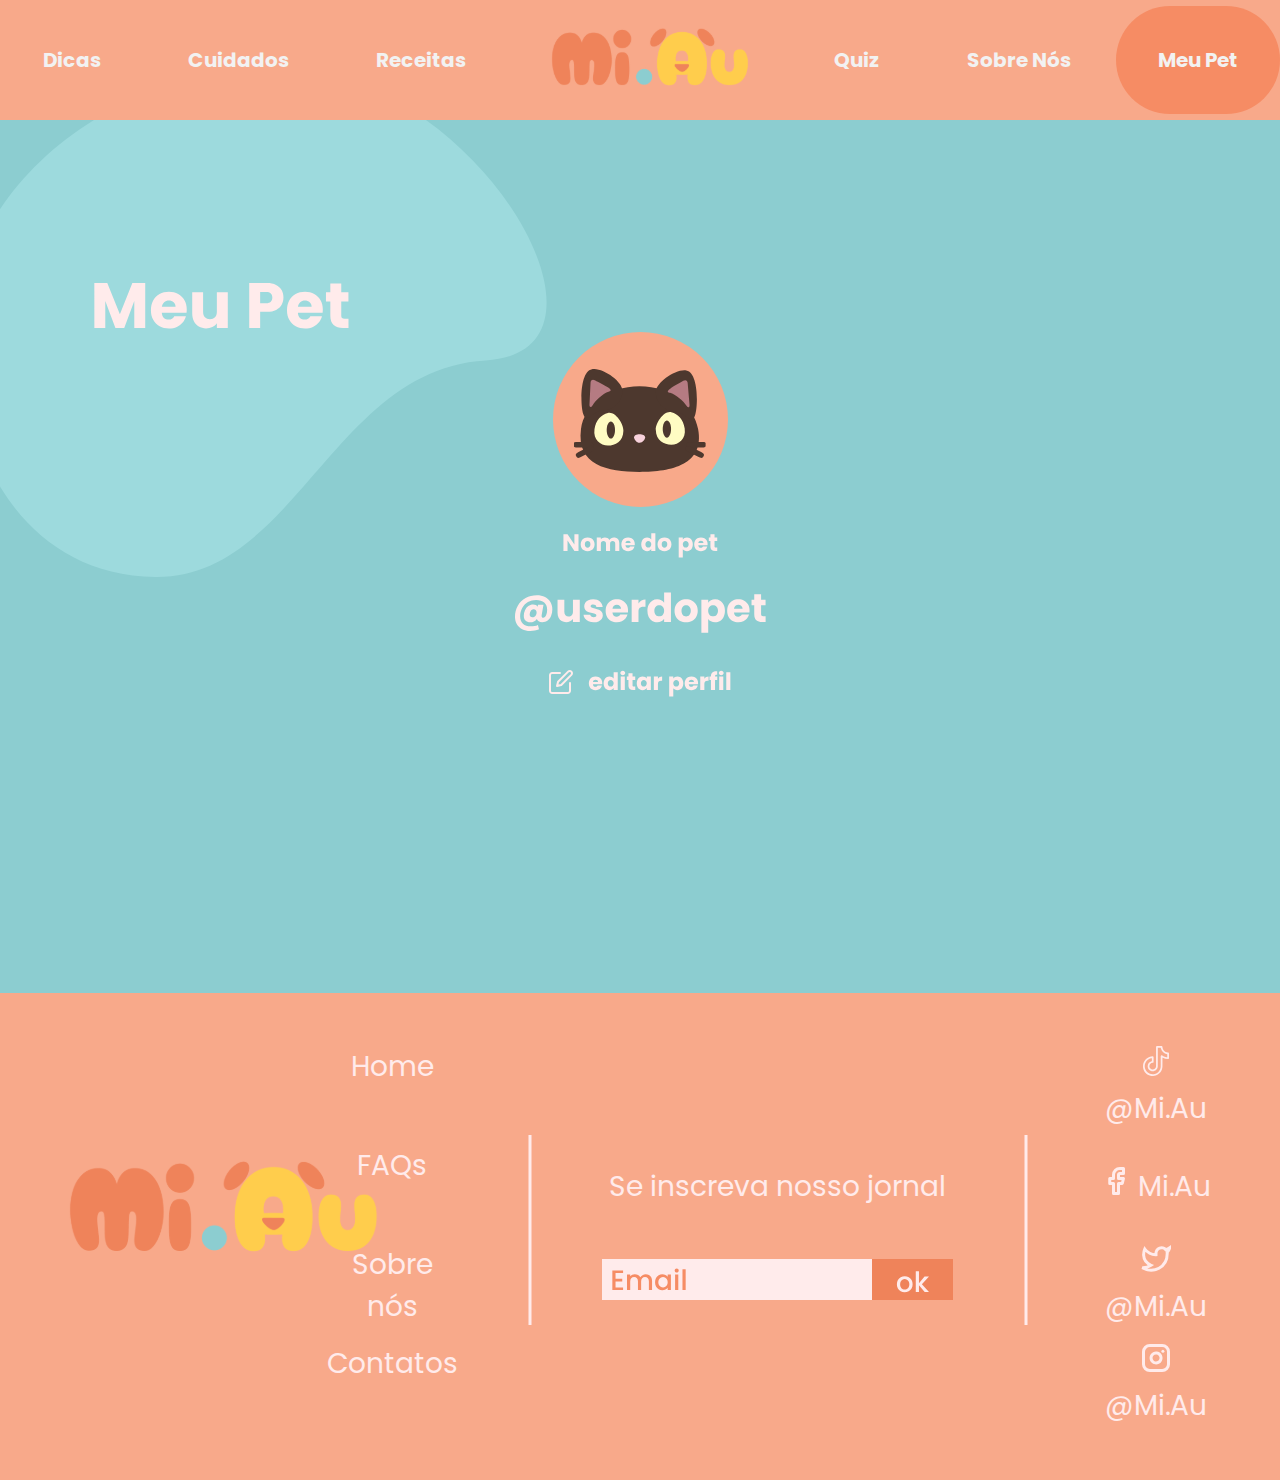
<file: meupet.html>
<!DOCTYPE html>
<html lang="pt">

<head>
  <title>MiAu - Meu Pet</title>
  <meta charset="UTF-8">
  <meta http-equiv="X-UA-Compatible" content="IE=edge">
  <meta name="viewport" content="width=device-width, initial-scale=1.0">
  
  <link rel="stylesheet" href="meupet.css">
  <link rel="icon" type="image/svg" href="Receitas/patinha.svg">
  <!--fontes-->
  <link href='https://fonts.googleapis.com/css?family=Poppins' rel='stylesheet'>
  <link rel="preconnect" href="https://fonts.googleapis.com">
  <link rel="preconnect" href="https://fonts.gstatic.com" crossorigin>
  <link href="https://fonts.googleapis.com/css2?family=Poppins:wght@100;800&display=swap" rel="stylesheet">
  <link href="https://fonts.googleapis.com/css2?family=Poppins:wght@600&display=swap" rel="stylesheet">
  <link href="https://fonts.googleapis.com/css2?family=Poppins:wght@700&display=swap" rel="stylesheet">
  <style>
    @import url('https://fonts.googleapis.com/css2?family=Poppins&display=swap');
    @import url('https://fonts.googleapis.com/css2?family=Poppins:wght@100;800&display=swap');
    @import url('https://fonts.googleapis.com/css2?family=Poppins:wght@600&display=swap');
    @import url('https://fonts.googleapis.com/css2?family=Poppins:wght@700&display=swap');
  </style>
</head>

<body>
  <div class="grid_navbar">
    <!--navbar-->
    <div class="navbar">
      <div class="topnav">
        <div class="topnav-left">
          <a href="dicas.html">Dicas</a>
          <a href="cuidados.html">Cuidados</a>
          <a href="receitas.html">Receitas</a>
        </div>
        <div class="topnav-centered">
          <a href="index.html" class="active"><img src="imagens/logo.svg" alt="logo"></a>
        </div>
        <div class="topnav-right">
          <a href="quiz-pg1.html">Quiz</a>
          <a href="sobre.html">Sobre Nós</a>
          <a class="current" href="meupet.html">Meu Pet</a>
        </div>
      </div>
    </div>
    
  </div>

  <!--Meu Pet-->
  <div class="grid_meupet">
    <div class="logopet">
      <img src="img_meupet/Group167.svg" alt="logopet">
    </div>
    <div class="perfil">
      <img src="img_meupet/perfil(2).svg" alt="perfil">
    </div>
  </div>

  <!--Rodapé-->
  <footer class="rodape">
    <a class="rodapelogo">
      <img src="img_rodape/rodapelogo.svg" alt="rodapelogo"></a>
    <a class="homeroda" href="index.html">Home</a>
    <a class="FAQs" href="#">FAQs</a>
    <a class="sobreroda" href="sobre.html">Sobre nós</a>
    <a class="contatos" href="#">Contatos</a>
    <a class="barra1"> <img src="img_rodape/Vector11.svg" alt="barra1"></a>
    <a class="jornal" id="footer_title">Se inscreva nosso jornal</a>
    <a class="email"> <img src="img_rodape/Group177.svg" alt="email"> </a>
    <a class="barra2"> <img src="img_rodape/Vector11.svg" alt="barra2"></a>
    <a class="face"> <img src="img_rodape/face.svg" alt="face"> Mi.Au</a>
    <a class="twitter"> <img src="img_rodape/twi.svg" alt="twi"> @Mi.Au</a>
    <a class="insta"> <img src="img_rodape/insta.svg" alt="insta"> @Mi.Au</a>
    <a class="tiktok"> <img src="img_rodape/Frame.svg" alt="tiktok"> @Mi.Au</a>
  </footer>

</body>

</html>
</file>
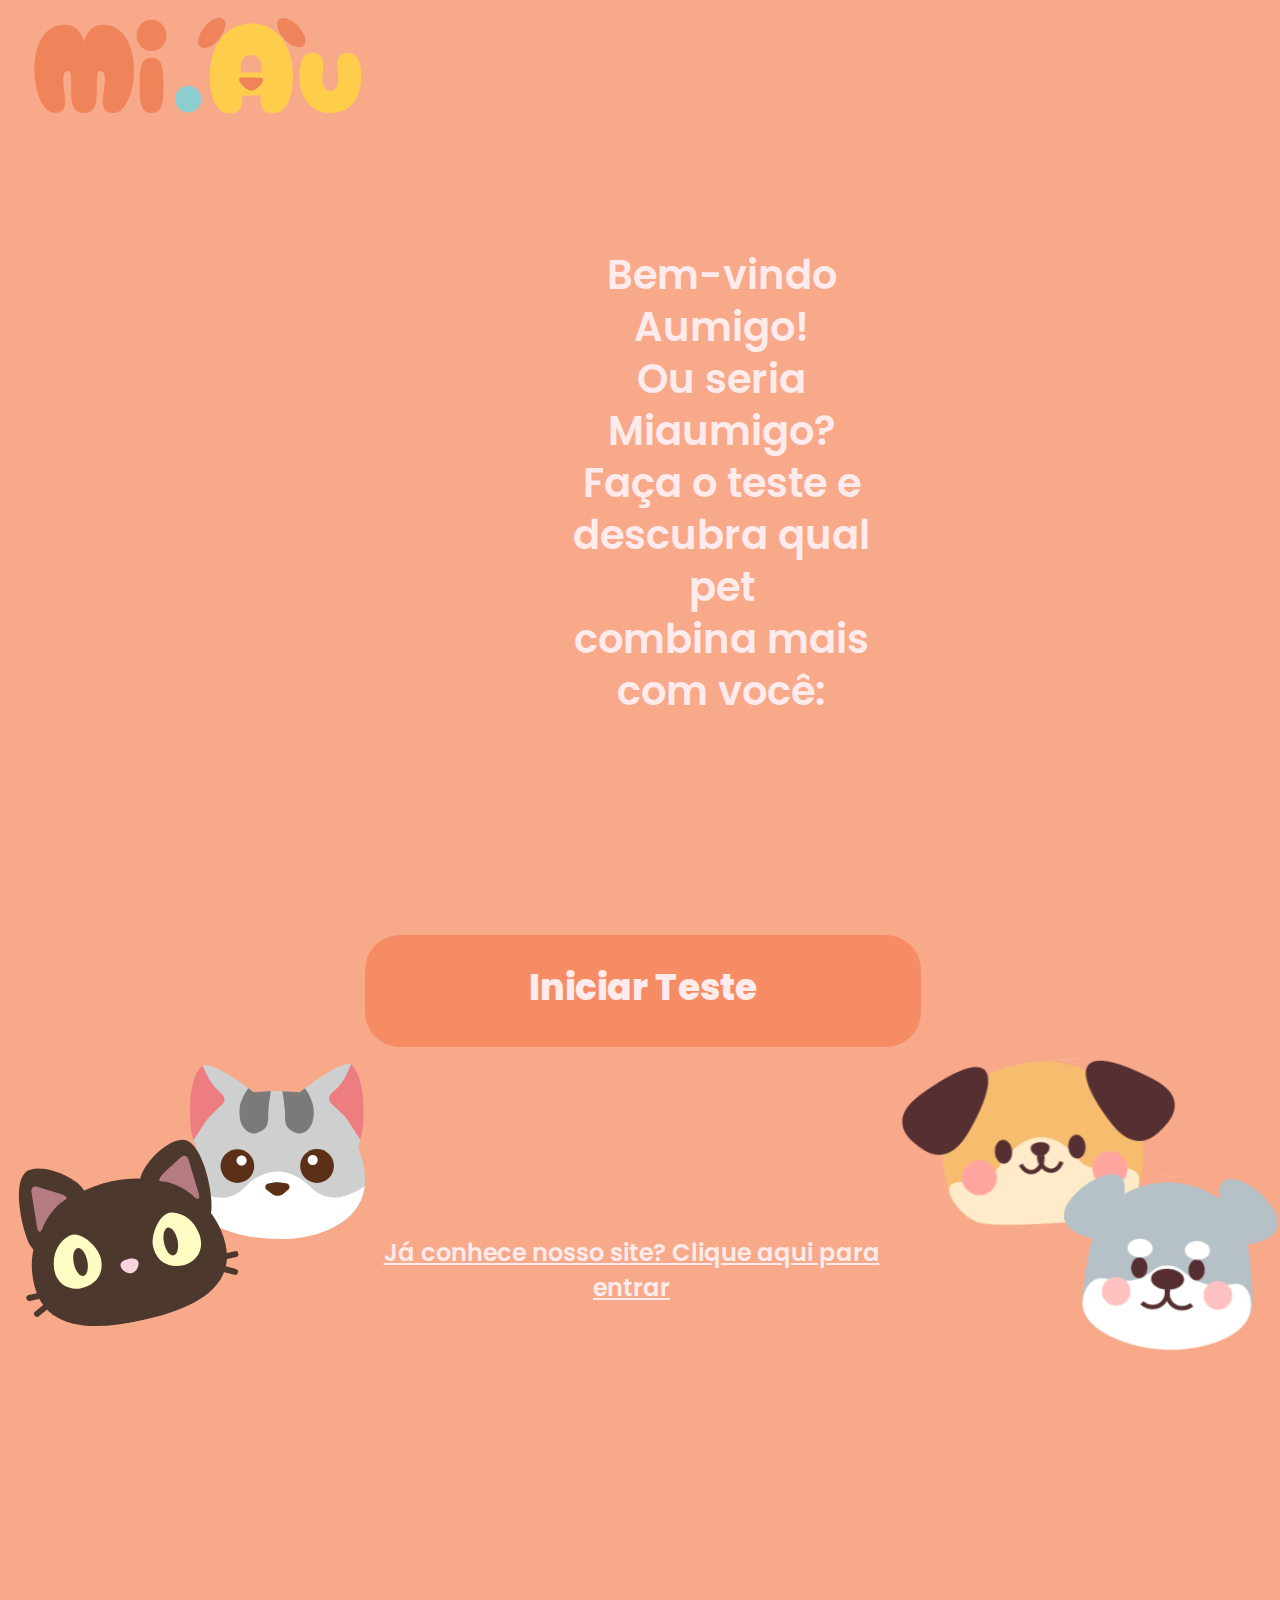
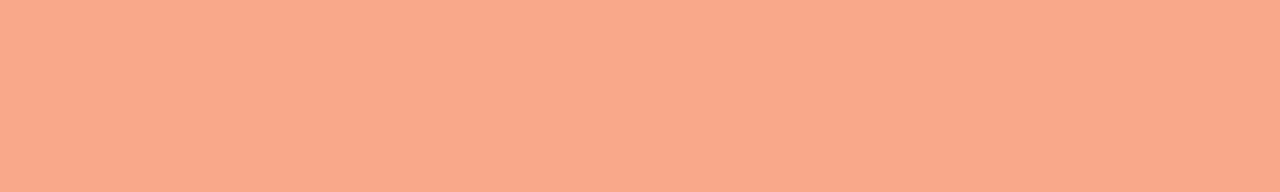
<file: quiz-pg1.html>
<!DOCTYPE html>
<html lang="pt">

<head>
  <title>Quiz</title>
  <meta charset="UTF-8">
  <meta http-equiv="X-UA-Compatible" content="IE=edge">
  <meta name="viewport" content="width=device-width, initial-scale=1.0">

  <link rel="stylesheet" href="quiz-pg1.css">
  <link rel="icon" type="image/svg" href="Receitas/patinha.svg">
  <!--fontes-->
  <link href='https://fonts.googleapis.com/css?family=Poppins' rel='stylesheet'>
  <link rel="preconnect" href="https://fonts.googleapis.com">
  <link rel="preconnect" href="https://fonts.gstatic.com" crossorigin>
  <link href="https://fonts.googleapis.com/css2?family=Poppins:wght@100;800&display=swap" rel="stylesheet">
  <link href="https://fonts.googleapis.com/css2?family=Poppins:wght@600&display=swap" rel="stylesheet">
  <link href="https://fonts.googleapis.com/css2?family=Poppins:wght@700&display=swap" rel="stylesheet">
  <style>
    @import url('https://fonts.googleapis.com/css2?family=Poppins&display=swap');
    @import url('https://fonts.googleapis.com/css2?family=Poppins:wght@100;800&display=swap');
    @import url('https://fonts.googleapis.com/css2?family=Poppins:wght@600&display=swap');
    @import url('https://fonts.googleapis.com/css2?family=Poppins:wght@700&display=swap');
  </style>
</head>

<body>
  <div class="parent">

    <div class="logo">
      <a href="index.html" class="active"><img src="Quiz/logo.svg" alt="logo"></a>
    </div>

    <div class="texto">
      <p>Bem-vindo Aumigo!<br>Ou seria Miaumigo?<br>Faça o teste e descubra qual pet <br>combina mais com você:</p>
    </div>

    <div class="iniciar">
      <a class="btn1" href="quiz-pg2.html">
        <p>Iniciar Teste</p>
      </a>
    </div>

    <div class="site">
      <a href="index.html" class="entrar">Já conhece nosso site? Clique aqui para entrar</a>
    </div>

    <div class="animais1">
      <img src="Quiz/animais1.svg" alt="animais1">
    </div>

    <div class="animais2">
      <img src="Quiz/animais2.svg" alt="animais2">
    </div>

  </div>
</body>

</html>
</file>
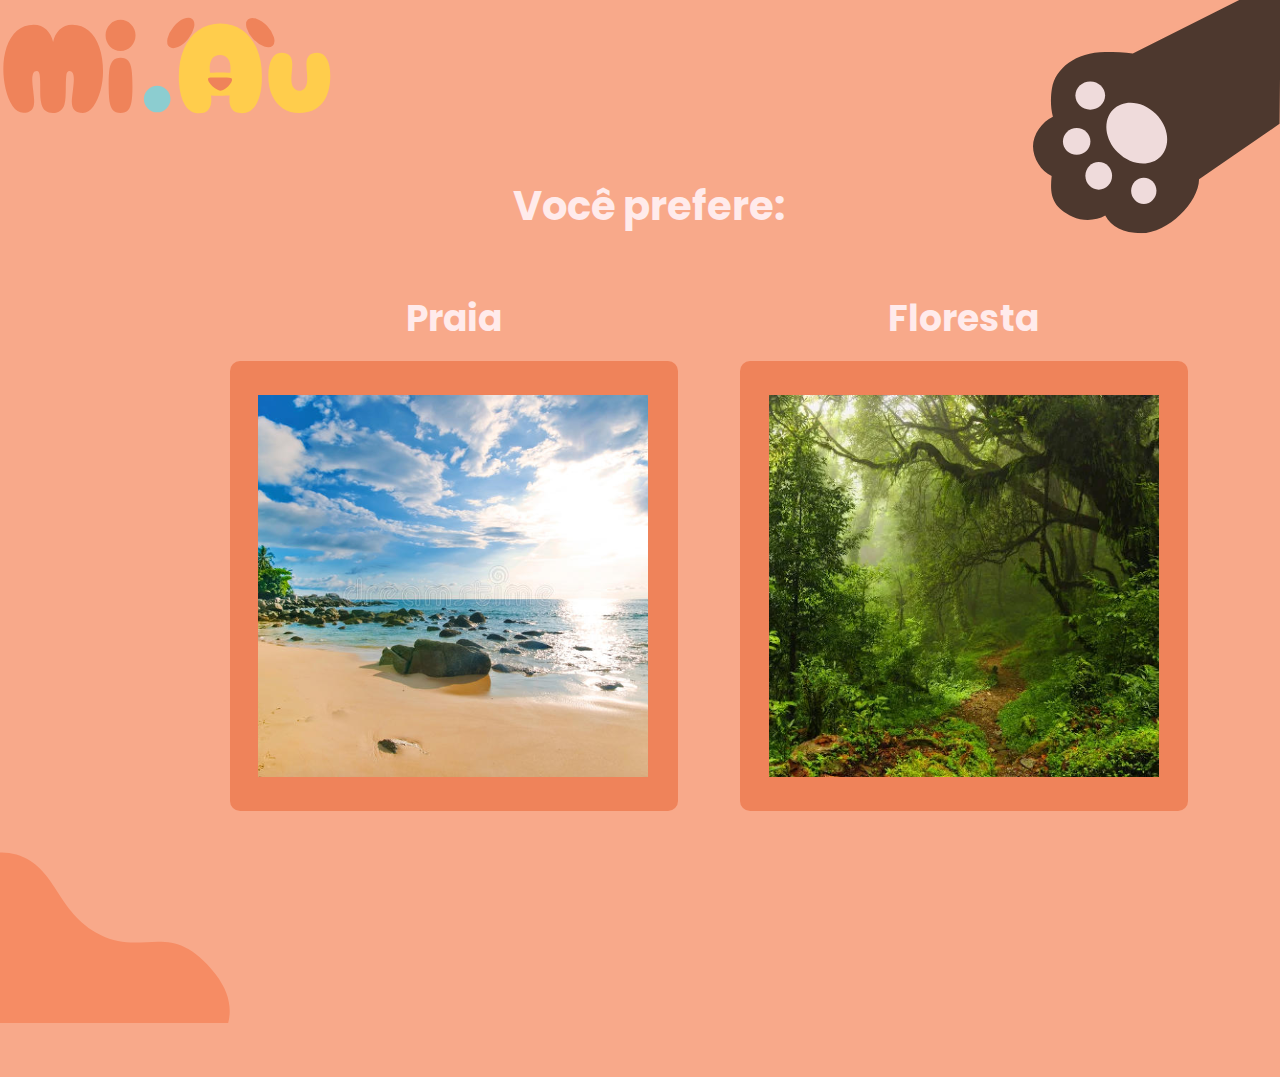
<file: quiz-pg3.html>
<!DOCTYPE html>
<html lang="pt">

<head> 
  <title>Quiz Pergunta 2</title>
  <meta charset="UTF-8">
  <meta http-equiv="X-UA-Compatible" content="IE=edge">
  <meta name="viewport" content="width=device-width, initial-scale=1.0">
  
  <link rel="stylesheet" href="quiz-pg3.css">
  <link rel="icon" type="image/svg" href="Receitas/patinha.svg">
  <!--fontes-->
  <link href='https://fonts.googleapis.com/css?family=Poppins' rel='stylesheet'>
  <link rel="preconnect" href="https://fonts.googleapis.com">
  <link rel="preconnect" href="https://fonts.gstatic.com" crossorigin>
  <link href="https://fonts.googleapis.com/css2?family=Poppins:wght@100;800&display=swap" rel="stylesheet">
  <link href="https://fonts.googleapis.com/css2?family=Poppins:wght@600&display=swap" rel="stylesheet">
  <link href="https://fonts.googleapis.com/css2?family=Poppins:wght@700&display=swap" rel="stylesheet">
  <style>
    @import url('https://fonts.googleapis.com/css2?family=Poppins&display=swap');
    @import url('https://fonts.googleapis.com/css2?family=Poppins:wght@100;800&display=swap');
    @import url('https://fonts.googleapis.com/css2?family=Poppins:wght@600&display=swap');
    @import url('https://fonts.googleapis.com/css2?family=Poppins:wght@700&display=swap');
  </style>
</head>

<body>
  <div class="topo">

    <div class="logo">
      <a href="index.html"><img src="Quiz/logo.svg" alt="logo"></a>
    </div>

    <div class="pergunta">
      <p>Você prefere:</p>
    </div>

    <div class="deco1">
      <img src="Quiz/pg3/deco1.svg" alt="deco1">
    </div>
  </div>

  <div class="baixo">

    <div class="option1">
      <p>Praia</p>
    </div>

    <div class="option2">
      <p>Floresta</p>
    </div>

    <div class="praia">
      <a href="quiz-pg4.html"><img src="Quiz/pg3/praia.svg" alt="praia"></a>
    </div>

    <div class="floresta">
      <a href="quiz-pg4.html"><img src="Quiz/pg3/floresta.svg" alt="livre"></a>
    </div>

    <div class="deco2">
      <img src="Quiz/pg3/deco2.svg" alt="deco2" class="img">
    </div>
  </div>
</body>

</html>
</file>
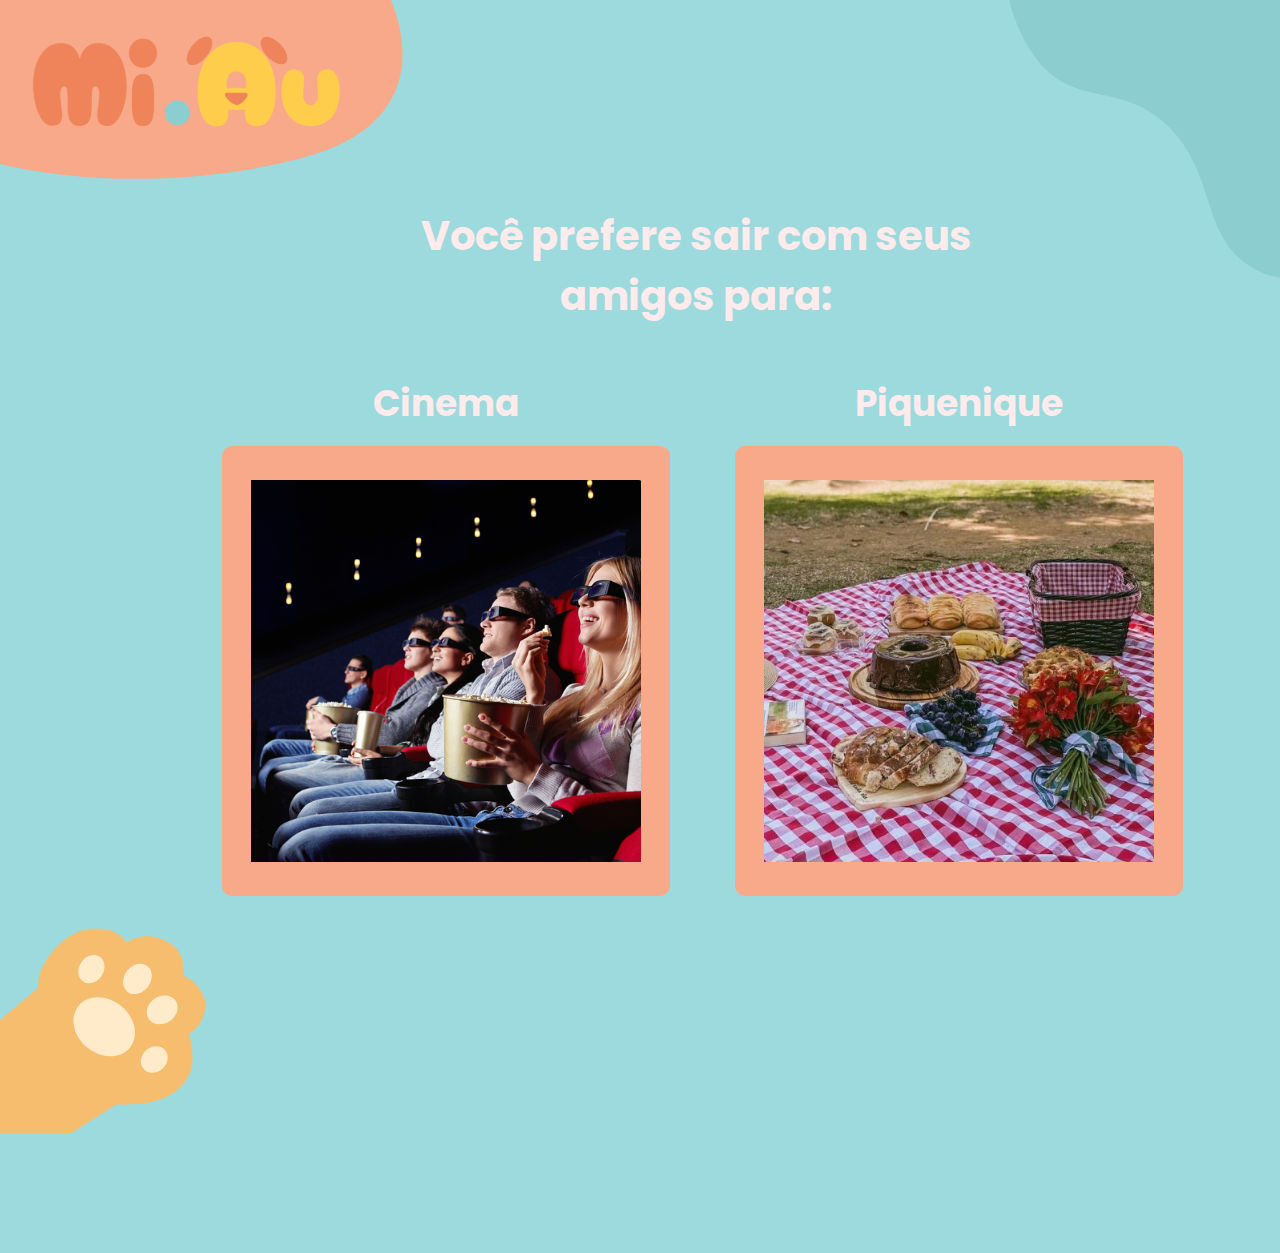
<file: quiz-pg4.html>
<!DOCTYPE html>
<html lang="pt">

<head>
  <title>Quiz Pergunta 3</title>
  <meta charset="UTF-8">
  <meta http-equiv="X-UA-Compatible" content="IE=edge">
  <meta name="viewport" content="width=device-width, initial-scale=1.0">
  
  <link rel="stylesheet" href="quiz-pg4.css">
  <link rel="icon" type="image/svg" href="Receitas/patinha.svg">
  <!--fontes-->
  <link href='https://fonts.googleapis.com/css?family=Poppins' rel='stylesheet'>
  <link rel="preconnect" href="https://fonts.googleapis.com">
  <link rel="preconnect" href="https://fonts.gstatic.com" crossorigin>
  <link href="https://fonts.googleapis.com/css2?family=Poppins:wght@100;800&display=swap" rel="stylesheet">
  <link href="https://fonts.googleapis.com/css2?family=Poppins:wght@600&display=swap" rel="stylesheet">
  <link href="https://fonts.googleapis.com/css2?family=Poppins:wght@700&display=swap" rel="stylesheet">
  <style>
    @import url('https://fonts.googleapis.com/css2?family=Poppins&display=swap');
    @import url('https://fonts.googleapis.com/css2?family=Poppins:wght@100;800&display=swap');
    @import url('https://fonts.googleapis.com/css2?family=Poppins:wght@600&display=swap');
    @import url('https://fonts.googleapis.com/css2?family=Poppins:wght@700&display=swap');
  </style>
</head>

<body>
  <div class="topo">
    
    <div class="logo">
      <a href="index.html"><img src="Quiz/pg2/logo2.svg" alt="logo"></a>
    </div>

    <div class="pergunta"> 
      <p>Você prefere sair com seus amigos para:</p>
    </div>
    
    <div class="deco1"> 
      <img src="Quiz/pg2/deco1.svg" alt="deco1">
    </div>
  </div>

  <div class="baixo">
    
    <div class="option1"> 
      <p>Cinema</p>
    </div>
    
    <div class="option2"> 
      <p>Piquenique</p>
    </div>
    
    <div class="cinema"> 
      <a href="quiz-pg5.html"><img src="Quiz/pg4/cinema.svg" alt="cinema"></a>
    </div>
    
    <div class="piquenique">
       <a href="quiz-pg5.html"><img src="Quiz/pg4/piquenique.svg" alt="piquenique"></a>
    </div>
    
    <div class="deco2"> 
      <img src="Quiz/pg4/deco2.svg" alt="deco2">
    </div>
  </div>
</body>
</html>
</file>
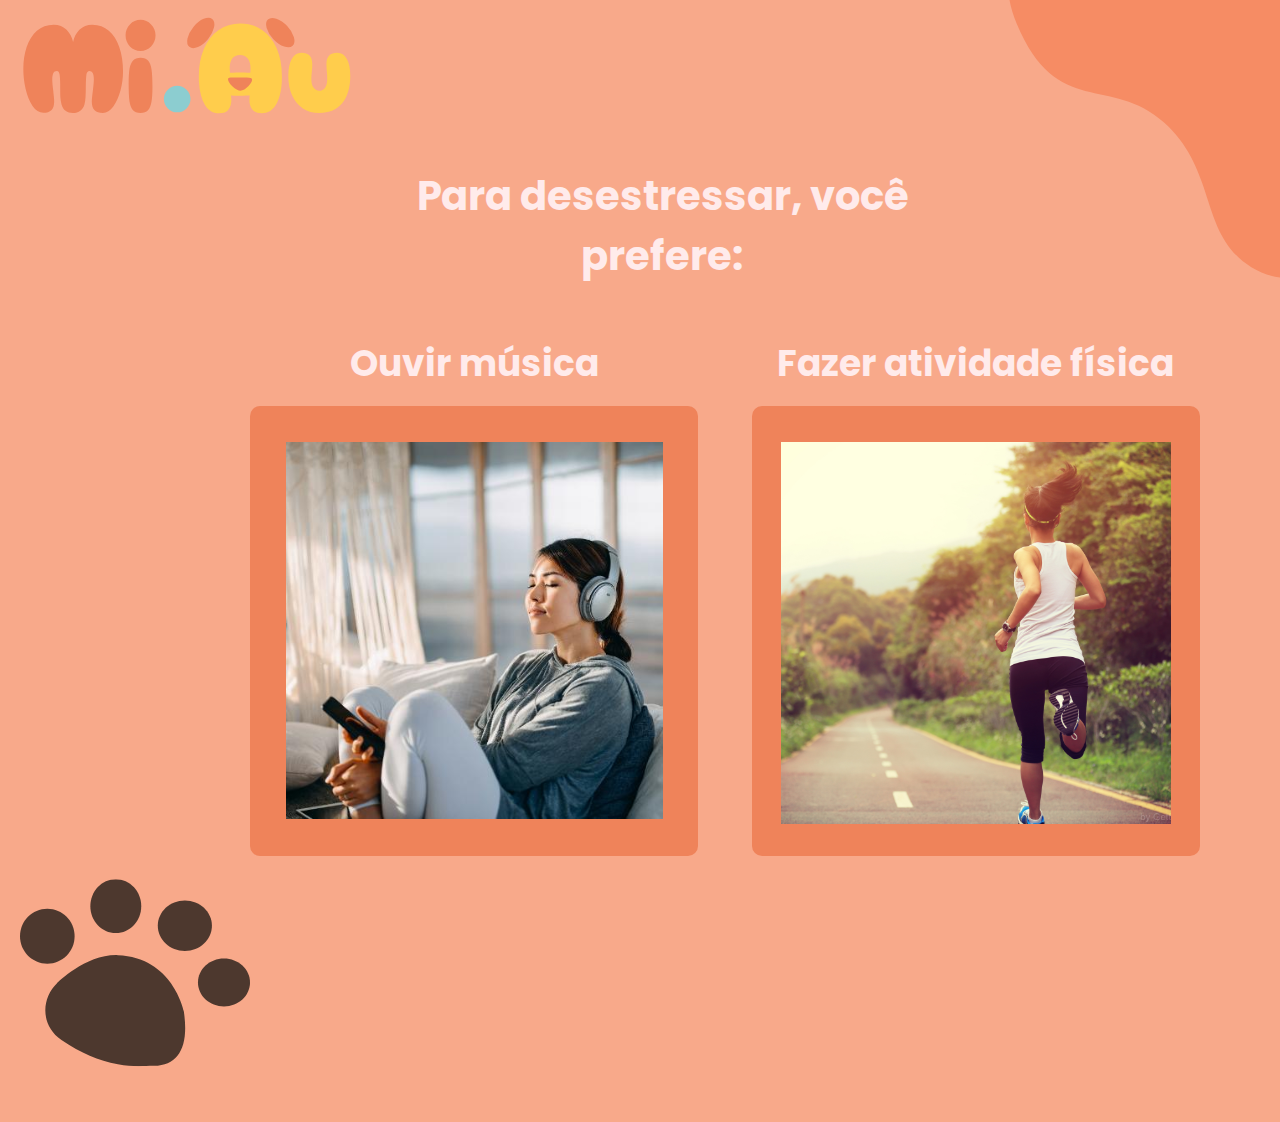
<file: quiz-pg6.html>
<!DOCTYPE html>
<html lang="pt">

<head>
  <title>Quiz Pergunta 5</title>
  <meta charset="UTF-8">
  <meta http-equiv="X-UA-Compatible" content="IE=edge">
  <meta name="viewport" content="width=device-width, initial-scale=1.0">
  
  <link rel="stylesheet" href="quiz-pg6.css">
  <link rel="icon" type="image/svg" href="Receitas/patinha.svg">
  <!--fontes-->
  <link href='https://fonts.googleapis.com/css?family=Poppins' rel='stylesheet'>
  <link rel="preconnect" href="https://fonts.googleapis.com">
  <link rel="preconnect" href="https://fonts.gstatic.com" crossorigin>
  <link href="https://fonts.googleapis.com/css2?family=Poppins:wght@100;800&display=swap" rel="stylesheet">
  <link href="https://fonts.googleapis.com/css2?family=Poppins:wght@600&display=swap" rel="stylesheet">
  <link href="https://fonts.googleapis.com/css2?family=Poppins:wght@700&display=swap" rel="stylesheet">
  <style>
    @import url('https://fonts.googleapis.com/css2?family=Poppins&display=swap');
    @import url('https://fonts.googleapis.com/css2?family=Poppins:wght@100;800&display=swap');
    @import url('https://fonts.googleapis.com/css2?family=Poppins:wght@600&display=swap');
    @import url('https://fonts.googleapis.com/css2?family=Poppins:wght@700&display=swap');
  </style>
</head>

<body>
  <div class="topo">

    <div class="logo">
      <a href="index.html"><img src="Quiz/logo.svg" alt="logo"></a>
    </div>

    <div class="pergunta">
      <p>Para desestressar, você prefere:</p>
    </div>

    <div class="deco1">
      <img src="Quiz/pg6/deco1.svg" alt="deco1">
    </div>
  </div>

  <div class="baixo">

    <div class="option1">
      <p>Ouvir música</p>
    </div>

    <div class="option2">
      <p>Fazer atividade física</p>
    </div>

    <div class="musica">
      <a href="resultado1.html"><img src="Quiz/pg6/musica.svg" alt="musica"></a>
    </div>

    <div class="atividade">
      <a href="resultado2.html"><img src="Quiz/pg6/atividade.svg" alt="atividade"></a>
    </div>

    <div class="deco2">
      <img src="Quiz/pg2/deco2.svg" alt="deco2" class="img">
    </div>
  </div>
</body>

</html>
</file>
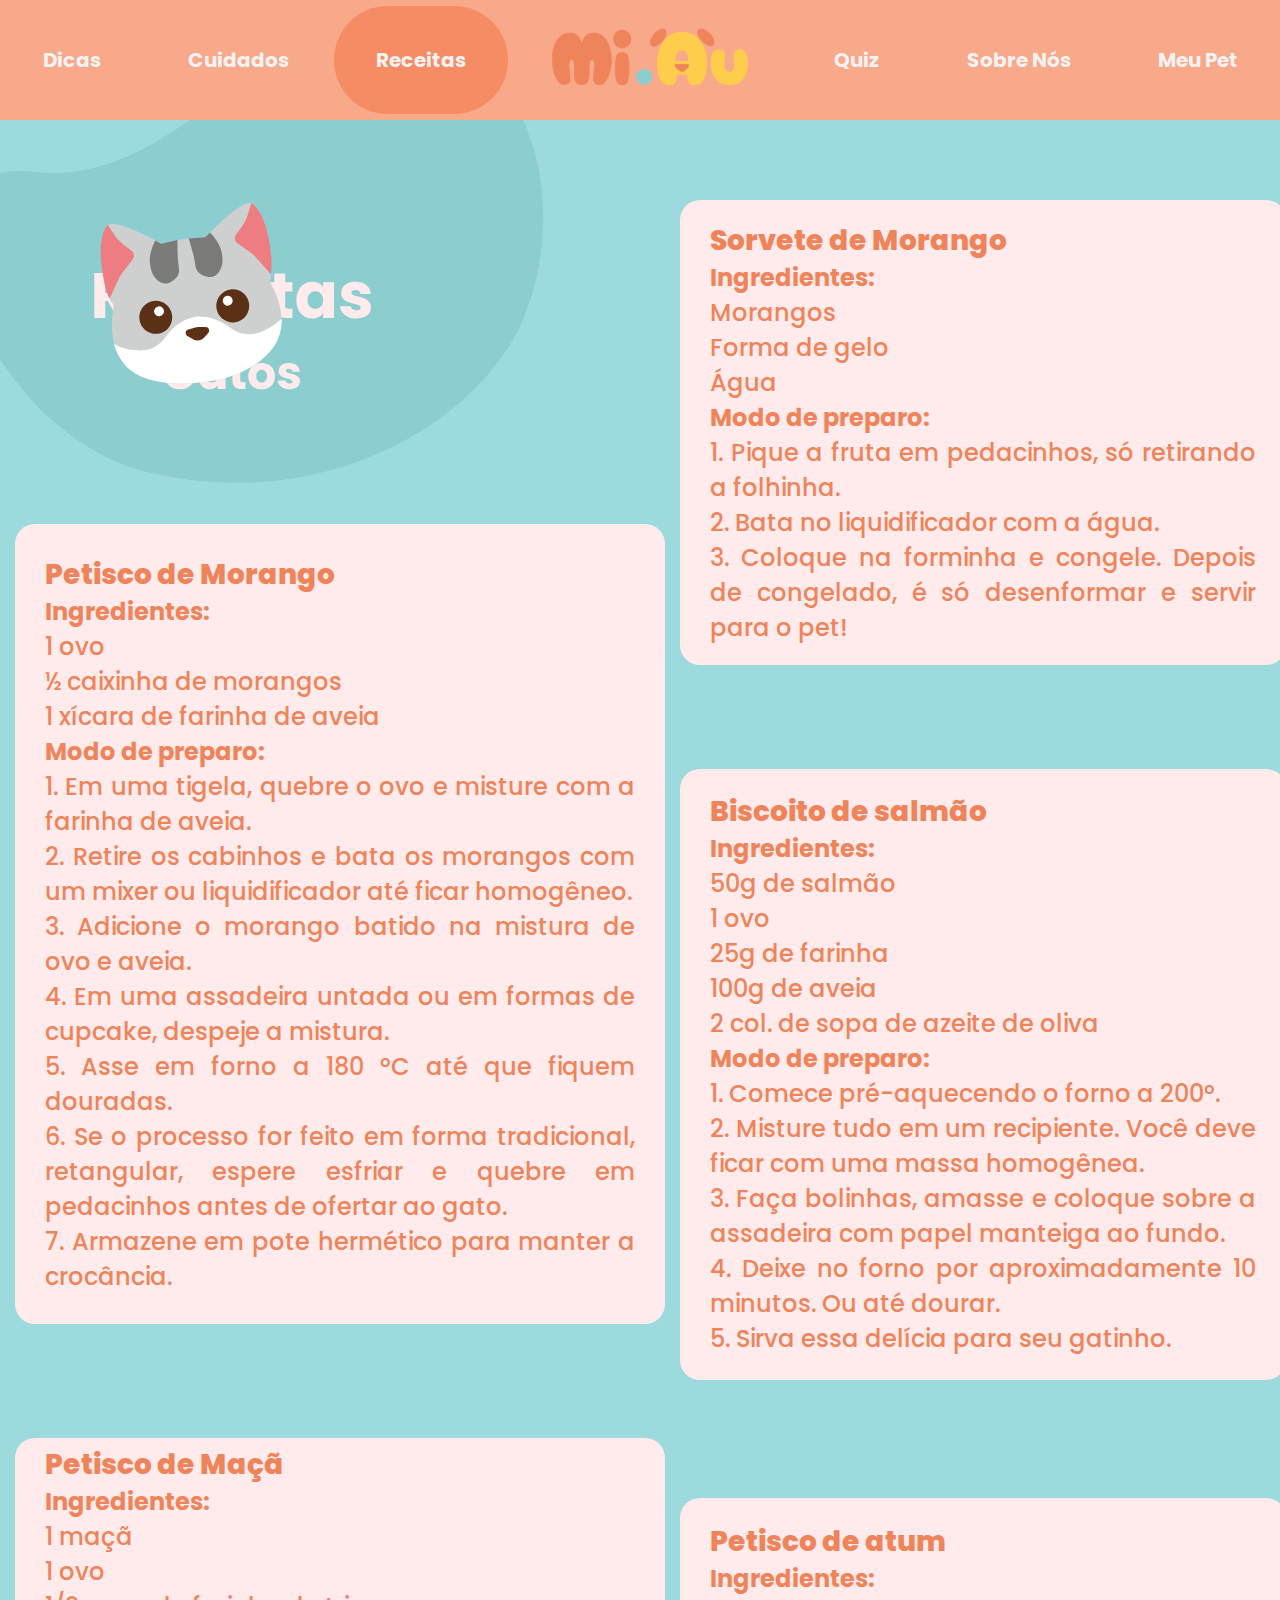
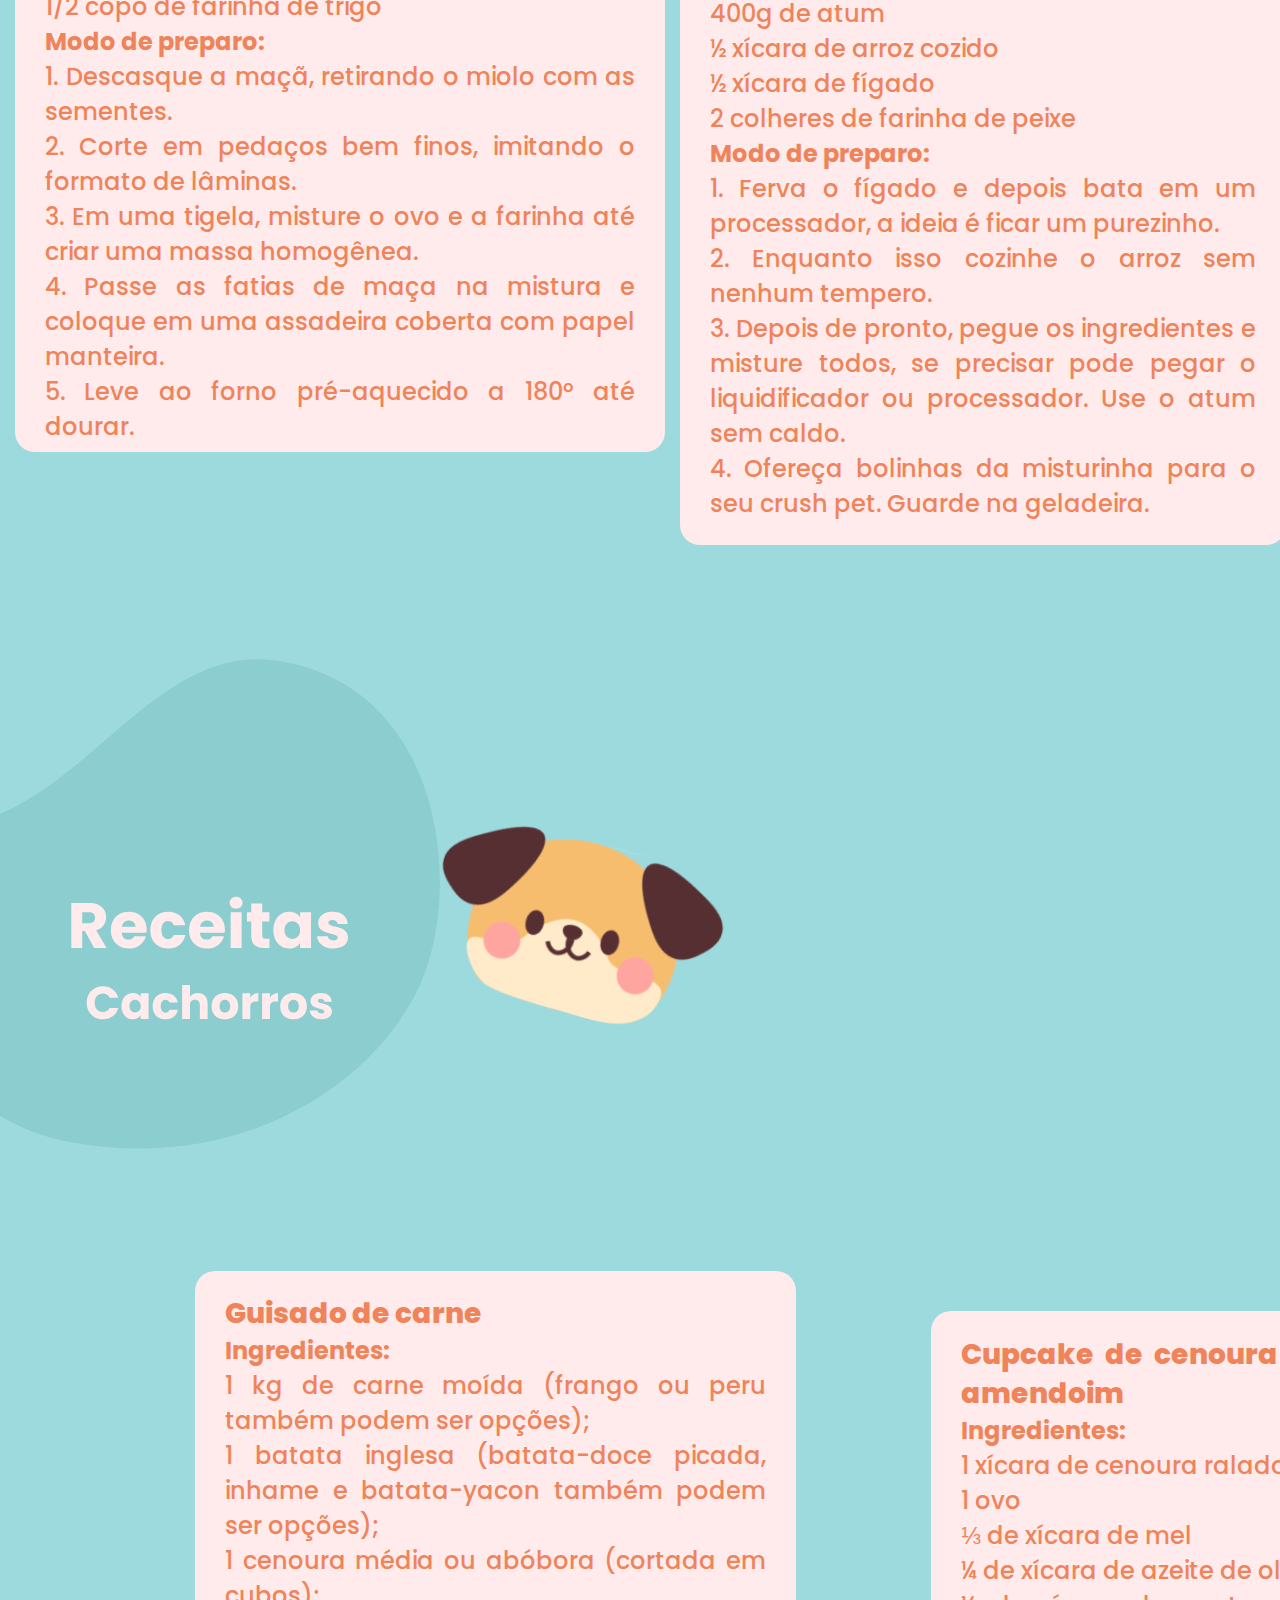
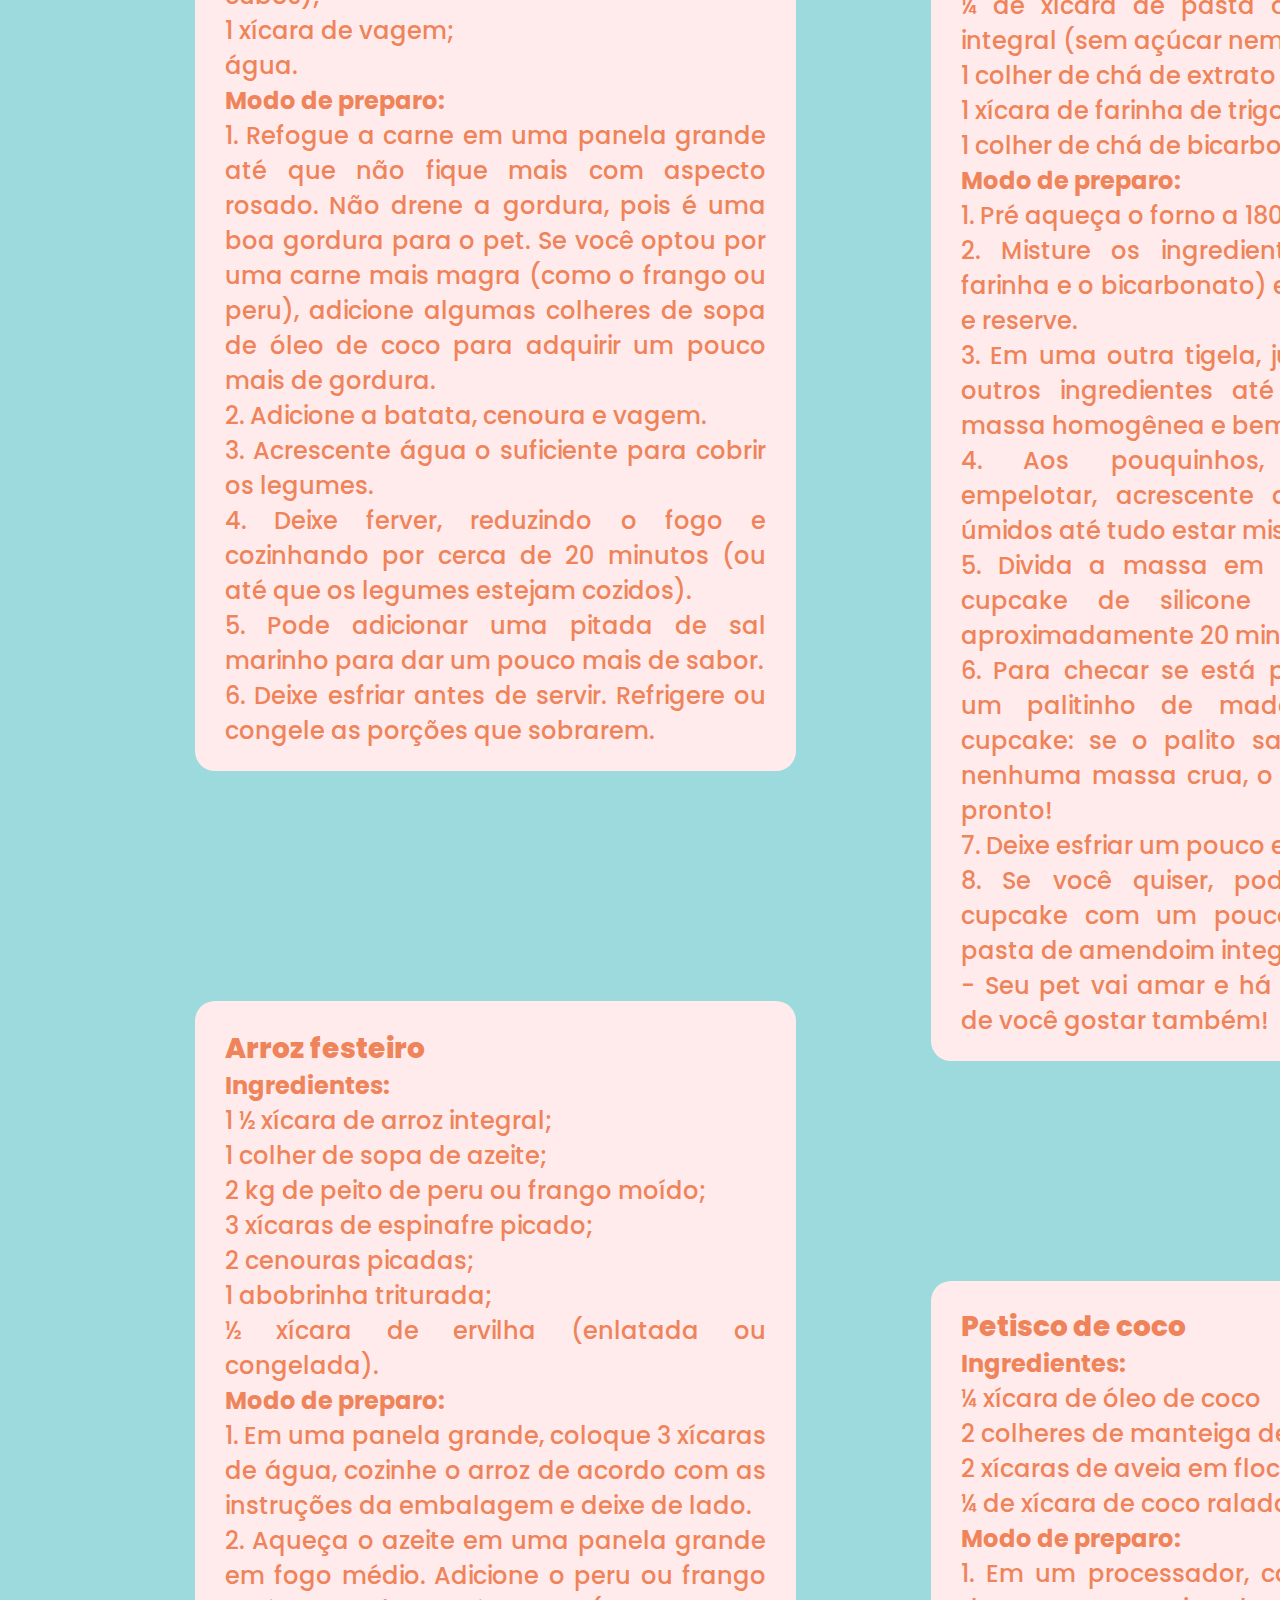
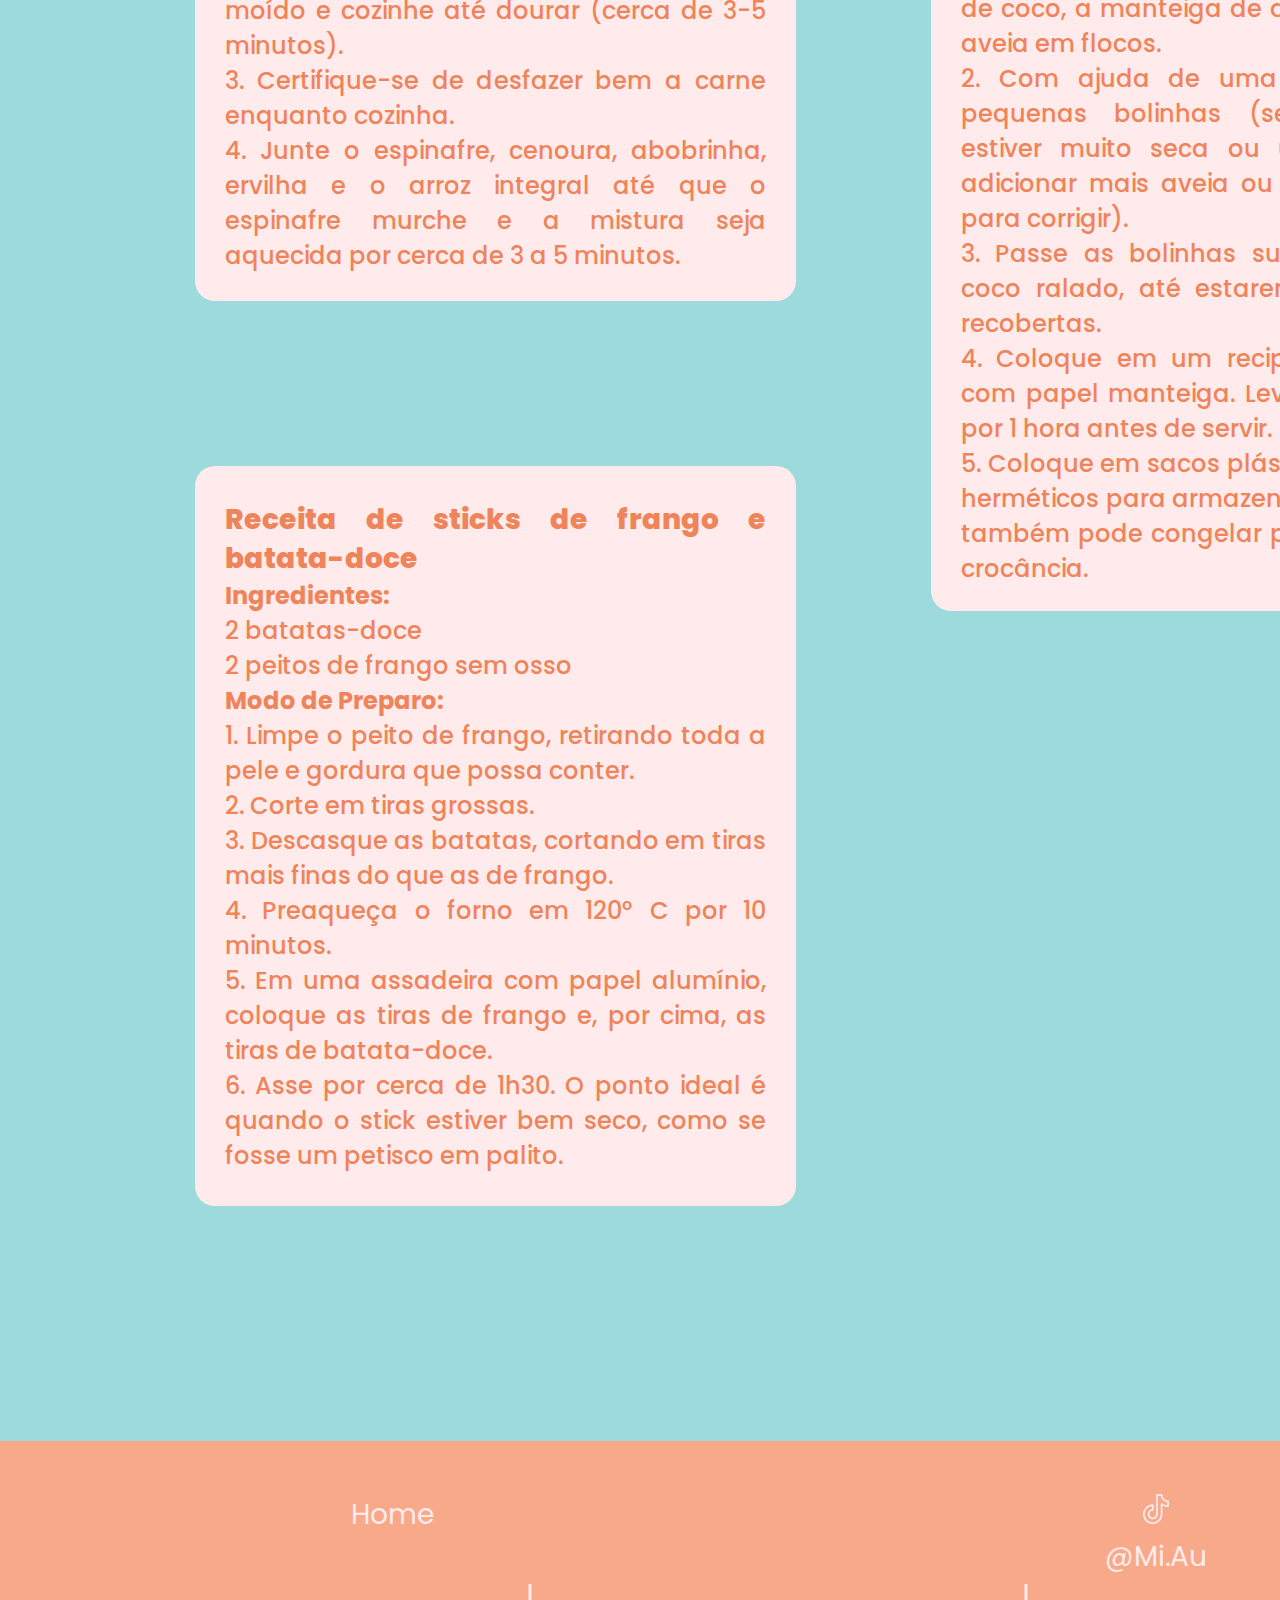
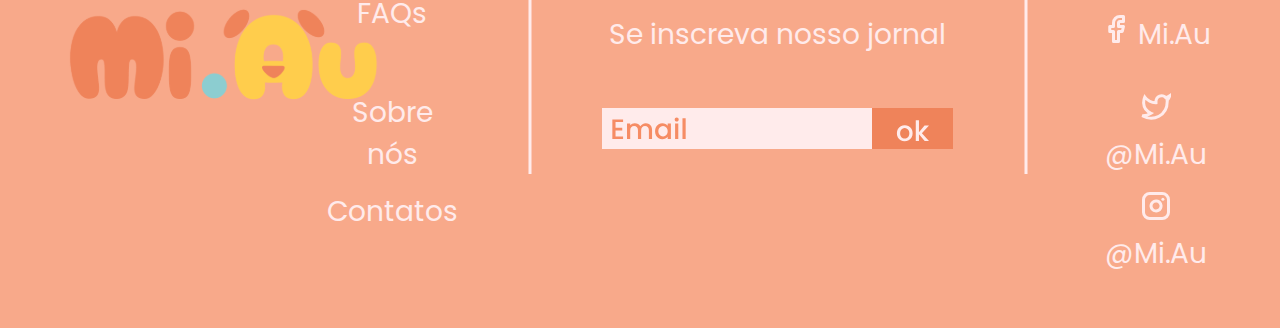
<file: receitas.html>
<!DOCTYPE html>
<html lang="pt">

<head>
  <title>MiAu - Receitas</title>
  <meta charset="UTF-8">
  <meta http-equiv="X-UA-Compatible" content="IE=edge">
  <meta name="viewport" content="width=device-width, initial-scale=1.0">

  <link rel="stylesheet" href="receitas.css">
  <link rel="icon" type="image/svg" href="Receitas/patinha.svg">
  <!--fontes-->
  <link href='https://fonts.googleapis.com/css?family=Poppins' rel='stylesheet'>
  <link rel="preconnect" href="https://fonts.googleapis.com">
  <link rel="preconnect" href="https://fonts.gstatic.com" crossorigin>
  <link href="https://fonts.googleapis.com/css2?family=Poppins:wght@100;800&display=swap" rel="stylesheet">
  <link href="https://fonts.googleapis.com/css2?family=Poppins:wght@700&display=swap" rel="stylesheet">
  <link href="https://fonts.googleapis.com/css2?family=Poppins:wght@600&display=swap" rel="stylesheet">
  <link href="https://fonts.googleapis.com/css2?family=Poppins:wght@500;600&display=swap" rel="stylesheet">
  <style>
    @import url('https://fonts.googleapis.com/css2?family=Poppins&display=swap');
    @import url('https://fonts.googleapis.com/css2?family=Poppins:wght@100;800&display=swap');
    @import url('https://fonts.googleapis.com/css2?family=Poppins:wght@600&display=swap');
    @import url('https://fonts.googleapis.com/css2?family=Poppins:wght@700&display=swap');
    @import url('https://fonts.googleapis.com/css2?family=Poppins:wght@500;600&display=swap');
  </style>
</head>

<body>
  <div class="grid_navbar">
    <!--navbar-->
    <div class="navbar">
      <div class="topnav">
        <div class="topnav-left">
          <a href="dicas.html">Dicas</a>
          <a href="cuidados.html">Cuidados</a>
          <a class="current" href="receitas.html">Receitas</a>
        </div>
        <div class="topnav-centered">
          <a href="index.html" class="active"><img src="imagens/logo.svg" alt="logo"></a>
        </div>
        <div class="topnav-right">
          <a href="quiz-pg1.html">Quiz</a>
          <a href="sobre.html">Sobre Nós</a>
          <a href="meupet.html">Meu Pet</a>
        </div>
      </div>
    </div>
  </div>

  <!--Receitas-->
  <div class="grid_receitas">
    <div class="titlereceita"> <img src="img_receitas/Group134.svg" alt="titlereceita"> </div>


    <div class="cat1"> <img src="img_receitas/Group21.svg" alt="cat1"></div>
    <div class="cat2"> </div>


    <!--Certo-->
    <div class="petisco">
      <div class="texto">
        <p><b class="bold1">Petisco de Morango</b> <br>
          <b class="bold2"> Ingredientes: </b>
          <br>1 ovo <br>½ caixinha de morangos <br>1 xícara de farinha de aveia <br>
          <b class="bold2"> Modo de preparo:</b><br>
          1. Em uma tigela, quebre o ovo e misture com a farinha de aveia.<br>
          2. Retire os cabinhos e bata os morangos com um mixer ou liquidificador até ficar homogêneo.<br>
          3. Adicione o morango batido na mistura de ovo e aveia.<br>
          4. Em uma assadeira untada ou em formas de cupcake, despeje a mistura.<br>
          5. Asse em forno a 180 ºC até que fiquem douradas.<br>
          6. Se o processo for feito em forma tradicional, retangular, espere esfriar e quebre em pedacinhos antes de
          ofertar ao gato.<br>
          7. Armazene em pote hermético para manter a crocância.<br>
        </p>
      </div>
    </div>


    <div class="sorvete">
      <div class="texto">
        <p><b class="bold1">Sorvete de Morango</b> <br>
          <b class="bold2"> Ingredientes: </b>
          <br>Morangos <br>Forma de gelo <br>Água<br>
          <b class="bold2"> Modo de preparo:</b><br>
          1. Pique a fruta em pedacinhos, só retirando a folhinha.<br>
          2. Bata no liquidificador com a água.<br>
          3. Coloque na forminha e congele. Depois de congelado, é só desenformar e servir para o pet!
        </p>
      </div>
    </div>

    <div class="apple">
      <div class="texto">
        <p><b class="bold1">Petisco de Maçã</b> <br>
          <b class="bold2"> Ingredientes: </b>
          <br>1 maçã<br>1 ovo <br>1/2 copo de farinha de trigo<br>
          <b class="bold2"> Modo de preparo:</b><br>
          1. Descasque a maçã, retirando o miolo com as sementes.<br>
          2. Corte em pedaços bem finos, imitando o formato de lâminas.<br>
          3. Em uma tigela, misture o ovo e a farinha até criar uma massa homogênea.<br>
          4. Passe as fatias de maça na mistura e coloque em uma assadeira coberta com papel manteira.<br>
          5. Leve ao forno pré-aquecido a 180º até dourar.
        </p>
      </div>
    </div>


    <div class="salmao">
      <div class="texto">
        <p><b class="bold1">Biscoito de salmão</b> <br>
          <b class="bold2"> Ingredientes: </b>
          <br>50g de salmão<br>1 ovo <br>25g de farinha<br>100g de aveia<br>2 col. de sopa de azeite de oliva<br>
          <b class="bold2"> Modo de preparo:</b><br>
          1. Comece pré-aquecendo o forno a 200º.<br>
          2. Misture tudo em um recipiente. Você deve ficar com uma massa homogênea.<br>
          3. Faça bolinhas, amasse e coloque sobre a assadeira com papel manteiga ao fundo.<br>
          4. Deixe no forno por aproximadamente 10 minutos. Ou até dourar.<br>
          5. Sirva essa delícia para seu gatinho.
        </p>
      </div>
    </div>


    <div class="atum">
      <div class="texto">
        <p><b class="bold1">Petisco de atum</b> <br>
          <b class="bold2"> Ingredientes: </b>
          <br>400g de atum<br> ½ xícara de arroz cozido<br>½ xícara de fígado<br>2 colheres de farinha de peixe<br>
          <b class="bold2"> Modo de preparo:</b><br>
          1. Ferva o fígado e depois bata em um processador, a ideia é ficar um purezinho.<br>
          2. Enquanto isso cozinhe o arroz sem nenhum tempero.<br>
          3. Depois de pronto, pegue os ingredientes e misture todos, se precisar pode pegar o liquidificador ou
          processador. Use o atum sem caldo. <br>
          4. Ofereça bolinhas da misturinha para o seu crush pet. Guarde na geladeira.<br>
        </p>
      </div>
    </div>

  </div>

  <div class="grid_receitas2">
    <div class="titlereceita2"> <img src="img_receitas/titulo_dog.svg" alt="titledog"> </div>
    <div class="dogreceita"> <img src="img_receitas/cachorro4.svg" alt="dogreceita"> </div>

    <div class="guisado">
      <div class="texto">
        <p> <b class="bold1"> Guisado de carne</b><br>
          <b class="bold2"> Ingredientes:</b> <br>
          1 kg de carne moída (frango ou peru também podem ser opções); <br>
          1 batata inglesa (batata-doce picada, inhame e batata-yacon também podem ser opções);<br>
          1 cenoura média ou abóbora (cortada em cubos);<br>
          1 xícara de vagem;<br>
          água.<br>
          <b class="bold2"> Modo de preparo:</b><br>
          1. Refogue a carne em uma panela grande até que não fique mais com aspecto rosado. Não drene a gordura, pois é
          uma boa gordura para o pet. Se você optou por uma carne mais magra (como o frango ou peru), adicione algumas
          colheres de sopa de óleo de coco para adquirir um pouco mais de gordura.<br>
          2. Adicione a batata, cenoura e vagem.<br>
          3. Acrescente água o suficiente para cobrir os legumes.<br>
          4. Deixe ferver, reduzindo o fogo e cozinhando por cerca de 20 minutos (ou até que os legumes estejam
          cozidos).<br>
          5. Pode adicionar uma pitada de sal marinho para dar um pouco mais de sabor.<br>
          6. Deixe esfriar antes de servir. Refrigere ou congele as porções que sobrarem.
        </p>
      </div>
    </div>

    <div class="cupcake">
      <div class="texto">
        <p> <b class="bold1"> Cupcake de cenoura e pasta de amendoim </b><br>
          <b class="bold2"> Ingredientes:</b><br>
          1 xícara de cenoura ralada<br>
          1 ovo<br>
          ⅓ de xícara de mel<br>
          ¼ de xícara de azeite de oliva<br>
          ¼ de xícara de pasta de amendoim integral (sem açúcar nem sal)<br>
          1 colher de chá de extrato de baunilha<br>
          1 xícara de farinha de trigo<br>
          1 colher de chá de bicarbonato de sódio<br>
          <b class="bold2"> Modo de preparo:</b><br>
          1. Pré aqueça o forno a 180ºC.<br>
          2. Misture os ingredientes secos (a farinha e o bicarbonato) em uma tigela e reserve.<br>
          3. Em uma outra tigela, junte todos os outros ingredientes até formar uma massa homogênea e bem misturada.<br>
          4. Aos pouquinhos, para não empelotar, acrescente os secos aos úmidos até tudo estar misturado.<br>
          5. Divida a massa em forminhas de cupcake de silicone e asse por aproximadamente 20 minutos.<br>
          6. Para checar se está pronto, espete um palitinho de madeira em um cupcake: se o palito sair limpo, sem
          nenhuma massa crua, o cupcake está pronto!<br>
          7. Deixe esfriar um pouco e desenforme.<br>
          8. Se você quiser, pode decorar o cupcake com um pouco da mesma pasta de amendoim integral e petiscos.<br>
          - Seu pet vai amar e há chances reais de você gostar também!
        </p>
      </div>
    </div>

    <div class="arroz">
      <div class="texto">
        <p> <b class="bold1"> Arroz festeiro</b><br>
          <b class="bold2"> Ingredientes:</b><br>
          1 ½ xícara de arroz integral;<br>
          1 colher de sopa de azeite;<br>
          2 kg de peito de peru ou frango moído;<br>
          3 xícaras de espinafre picado;<br>
          2 cenouras picadas;<br>
          1 abobrinha triturada;<br>
          ½ xícara de ervilha (enlatada ou congelada).<br>
          <b class="bold2"> Modo de preparo:</b><br>
          1. Em uma panela grande, coloque 3 xícaras de água, cozinhe o arroz de acordo com as instruções da embalagem e
          deixe de lado.<br>
          2. Aqueça o azeite em uma panela grande em fogo médio. Adicione o peru ou frango moído e cozinhe até dourar
          (cerca de 3-5 minutos).<br>
          3. Certifique-se de desfazer bem a carne enquanto cozinha.<br>
          4. Junte o espinafre, cenoura, abobrinha, ervilha e o arroz integral até que o espinafre murche e a mistura
          seja aquecida por cerca de 3 a 5 minutos.<br>
        </p>
      </div>
    </div>

    <div class="coco">
      <div class="texto">
        <p><b class="bold1"> Petisco de coco</b><br>
          <b class="bold2"> Ingredientes: </b><br>
          ¼ xícara de óleo de coco<br>
          2 colheres de manteiga de amendoim<br>
          2 xícaras de aveia em flocos<br>
          ¼ de xícara de coco ralado<br>
          <b class="bold2"> Modo de preparo:</b><br>
          1. Em um processador, coloque o óleo de coco, a manteiga de amendoim e a aveia em flocos.<br>
          2. Com ajuda de uma colher, faça pequenas bolinhas (se a mistura estiver muito seca ou úmida, basta adicionar
          mais aveia ou óleo de coco para corrigir).<br>
          3. Passe as bolinhas suavemente no coco ralado, até estarem totalmente recobertas.<br>
          4. Coloque em um recipiente forrado com papel manteiga. Leve à geladeira por 1 hora antes de servir.<br>
          5. Coloque em sacos plásticos ou potes herméticos para armazenamento. Você também pode congelar para manter a
          crocância.
        </p>
      </div>
    </div>

    <div class="frango">
      <div class="texto">
        <p> <b class="bold1"> Receita de sticks de frango e batata-doce</b><br>
          <b class="bold2"> Ingredientes:</b><br>
          2 batatas-doce<br>
          2 peitos de frango sem osso<br>
          <b class="bold2"> Modo de Preparo:</b><br>
          1. Limpe o peito de frango, retirando toda a pele e gordura que possa conter.<br>
          2. Corte em tiras grossas.<br>
          3. Descasque as batatas, cortando em tiras mais finas do que as de frango.<br>
          4. Preaqueça o forno em 120° C por 10 minutos.<br>
          5. Em uma assadeira com papel alumínio, coloque as tiras de frango e, por cima, as tiras de batata-doce.<br>
          6. Asse por cerca de 1h30. O ponto ideal é quando o stick estiver bem seco, como se fosse um petisco em
          palito.
        </p>
      </div>
    </div>


  </div>


  <!--Rodapé-->
  <footer class="rodape">
    <a class="rodapelogo">
      <img src="img_rodape/rodapelogo.svg" alt="rodapelogo"></a>
    <a class="homeroda" href="index.html">Home</a>
    <a class="FAQs" href="#">FAQs</a>
    <a class="sobreroda" href="sobre.html">Sobre nós</a>
    <a class="contatos" href="#">Contatos</a>
    <a class="barra1"> <img src="img_rodape/Vector11.svg" alt="barra1"></a>
    <a class="jornal" id="footer_title">Se inscreva nosso jornal</a>
    <a class="email"> <img src="img_rodape/Group177.svg" alt="email"> </a>
    <a class="barra2"> <img src="img_rodape/Vector11.svg" alt="barra2"></a>
    <a class="face"> <img src="img_rodape/face.svg" alt="face"> Mi.Au</a>
    <a class="twitter"> <img src="img_rodape/twi.svg" alt="twi"> @Mi.Au</a>
    <a class="insta"> <img src="img_rodape/insta.svg" alt="insta"> @Mi.Au</a>
    <a class="tiktok"> <img src="img_rodape/Frame.svg" alt="tiktok"> @Mi.Au</a>
  </footer>

</body>

</html>
</file>
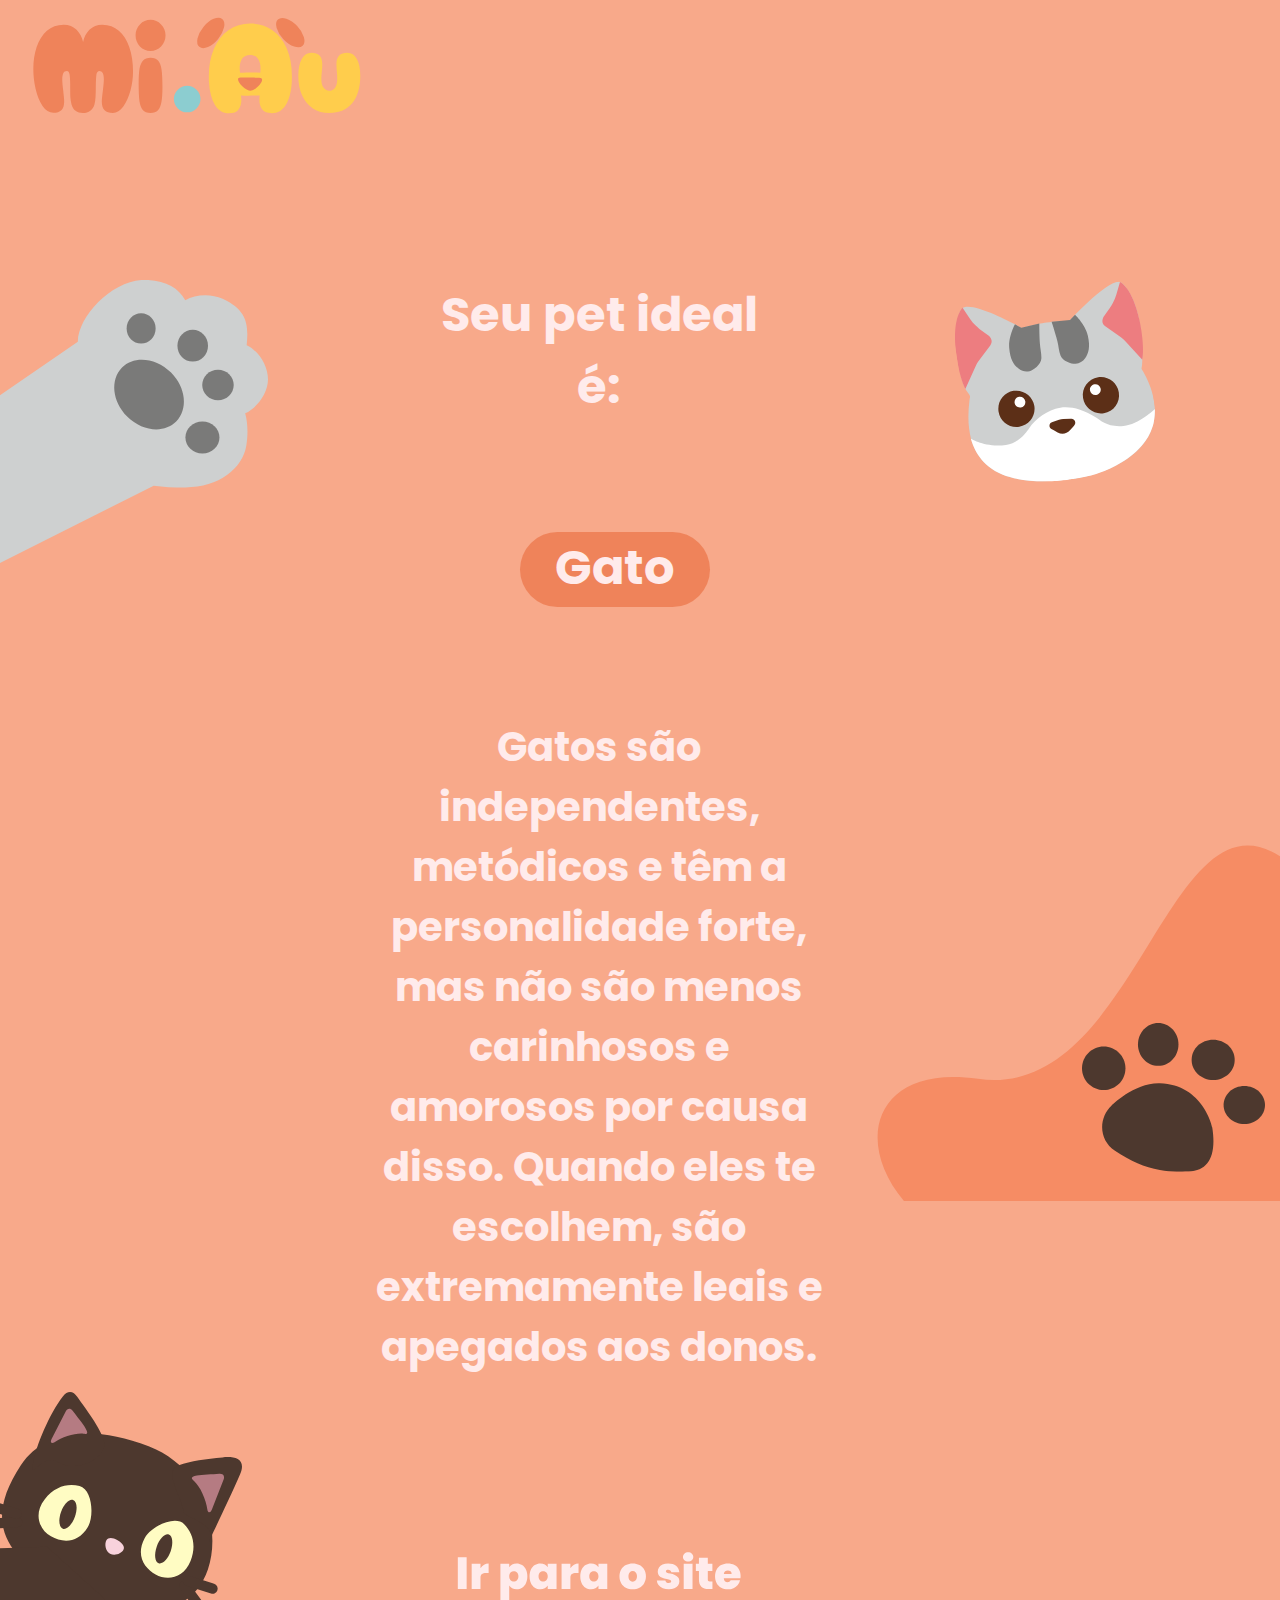
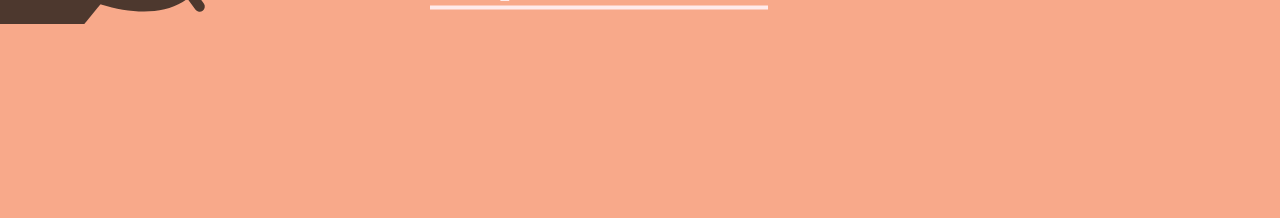
<file: resultado1.html>
<!DOCTYPE html>
<html lang="pt">

<head>
  <title>Resultado</title>
  <meta charset="UTF-8">
  <meta http-equiv="X-UA-Compatible" content="IE=edge">
  <meta name="viewport" content="width=device-width, initial-scale=1.0">

  <link rel="stylesheet" href="resultado1.css">
  <link rel="icon" type="image/svg" href="Receitas/patinha.svg">
  <!--fontes-->
  <link href='https://fonts.googleapis.com/css?family=Poppins' rel='stylesheet'>
  <link rel="preconnect" href="https://fonts.googleapis.com">
  <link rel="preconnect" href="https://fonts.gstatic.com" crossorigin>
  <link href="https://fonts.googleapis.com/css2?family=Poppins:wght@100;800&display=swap" rel="stylesheet">
  <link href="https://fonts.googleapis.com/css2?family=Poppins:wght@600&display=swap" rel="stylesheet">
  <link href="https://fonts.googleapis.com/css2?family=Poppins:wght@700&display=swap" rel="stylesheet">
  <style>
    @import url('https://fonts.googleapis.com/css2?family=Poppins&display=swap');
    @import url('https://fonts.googleapis.com/css2?family=Poppins:wght@100;800&display=swap');
    @import url('https://fonts.googleapis.com/css2?family=Poppins:wght@600&display=swap');
    @import url('https://fonts.googleapis.com/css2?family=Poppins:wght@700&display=swap');
  </style>
</head>

<body>

  <div class="resultado_1">
    <div class="logo">
      <a href="index.html" class="active"><img src="Quiz/logo.svg" alt="logo"></a>
    </div>
    <div class="patinha_1">
      <img src="Quiz/patinha1.svg" alt="patinha1">
    </div>
    <div class="gatinho_1">
      <img src="Quiz/gatinho1.svg" alt="gatinho1">
    </div>
    <div class="titulo">
      <p>Seu pet ideal é:</p>
    </div>
    <div class="gato">
      <p> Gato </p>
    </div>
    <div class="texto">
      <p> Gatos são independentes, metódicos e têm a personalidade forte, mas não são menos carinhosos e amorosos por
        causa disso. Quando eles te escolhem, são extremamente leais e apegados aos donos.</p>
    </div>
    <div class="ir_para">
      <a href="index.html" class="active"><img src="Quiz/irparasite.svg" alt="irparasite"></a>
    </div>
    <div class="gatinho_2">
      <img src="Quiz/gatinho2.svg" alt="gatinho2">
    </div>
    <div class="decoracao">
      <img src="Quiz/decoracao.svg" alt="decoracao">
    </div>
  </div>

</body>

</html>
</file>
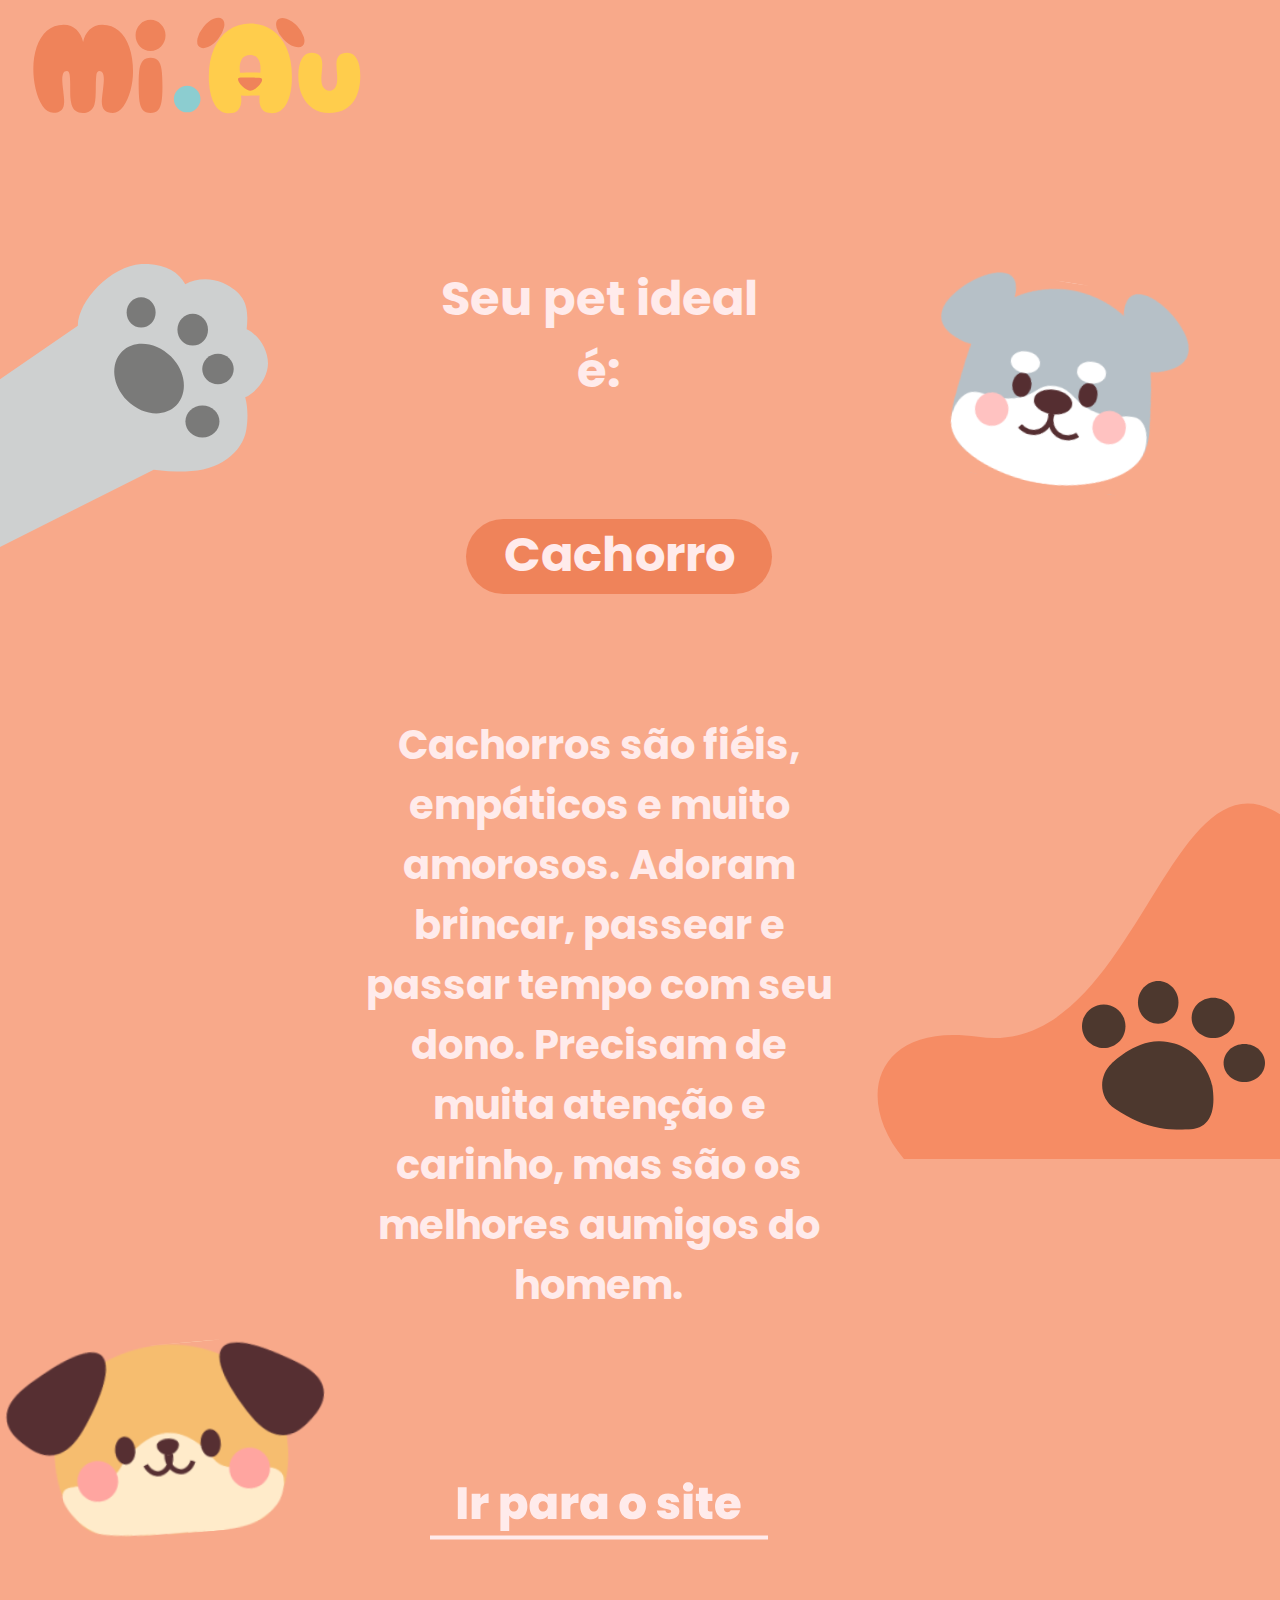
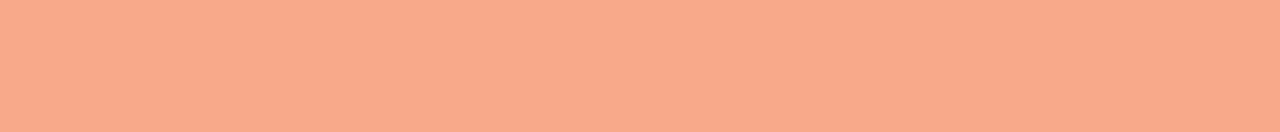
<file: resultado2.html>
<!DOCTYPE html>
<html lang="pt">

<head>
  <title>Resultado</title>
  <meta charset="UTF-8">
  <meta http-equiv="X-UA-Compatible" content="IE=edge">
  <meta name="viewport" content="width=device-width, initial-scale=1.0">

  <link rel="stylesheet" href="resultado2.css">
  <link rel="icon" type="image/svg" href="Receitas/patinha.svg">
  <!--fontes-->
  <link href='https://fonts.googleapis.com/css?family=Poppins' rel='stylesheet'>
  <link rel="preconnect" href="https://fonts.googleapis.com">
  <link rel="preconnect" href="https://fonts.gstatic.com" crossorigin>
  <link href="https://fonts.googleapis.com/css2?family=Poppins:wght@100;800&display=swap" rel="stylesheet">
  <link href="https://fonts.googleapis.com/css2?family=Poppins:wght@600&display=swap" rel="stylesheet">
  <link href="https://fonts.googleapis.com/css2?family=Poppins:wght@700&display=swap" rel="stylesheet">
  <style>
    @import url('https://fonts.googleapis.com/css2?family=Poppins&display=swap');
    @import url('https://fonts.googleapis.com/css2?family=Poppins:wght@100;800&display=swap');
    @import url('https://fonts.googleapis.com/css2?family=Poppins:wght@600&display=swap');
    @import url('https://fonts.googleapis.com/css2?family=Poppins:wght@700&display=swap');
  </style>
</head>

<body>

  <div class="resultado_2">
    <div class="logo">
      <a href="index.html" class="active"><img src="Quiz/logo.svg" alt="logo"></a>
    </div>
    <div class="patinha_1">
      <img src="Quiz/patinha1.svg" alt="patinha1">
    </div>
    <div class="dog_1">
      <img src="Quiz/dog1.svg" alt="dog1">
    </div>
    <div class="titulo">
      <p>Seu pet ideal é:</p>
    </div>
    <div class="cachorro">
      <p> Cachorro </p>
    </div>
    <div class="texto">
      <p> Cachorros são fiéis, empáticos e muito amorosos. Adoram brincar, passear e passar tempo com seu dono. Precisam
        de muita atenção e carinho, mas são os melhores aumigos do homem. </p>
    </div>
    <div class="ir_para">
      <a href="index.html" class="active"><img src="Quiz/irparasite.svg" alt="irparasite"></a>
    </div>
    <div class="dog_2">
      <img src="Quiz/dog2.svg" alt="dog2">
    </div>
    <div class="desenho">
      <img src="Quiz/decoracao.svg" alt="decoracao">
    </div>
  </div>

</body>

</html>
</file>
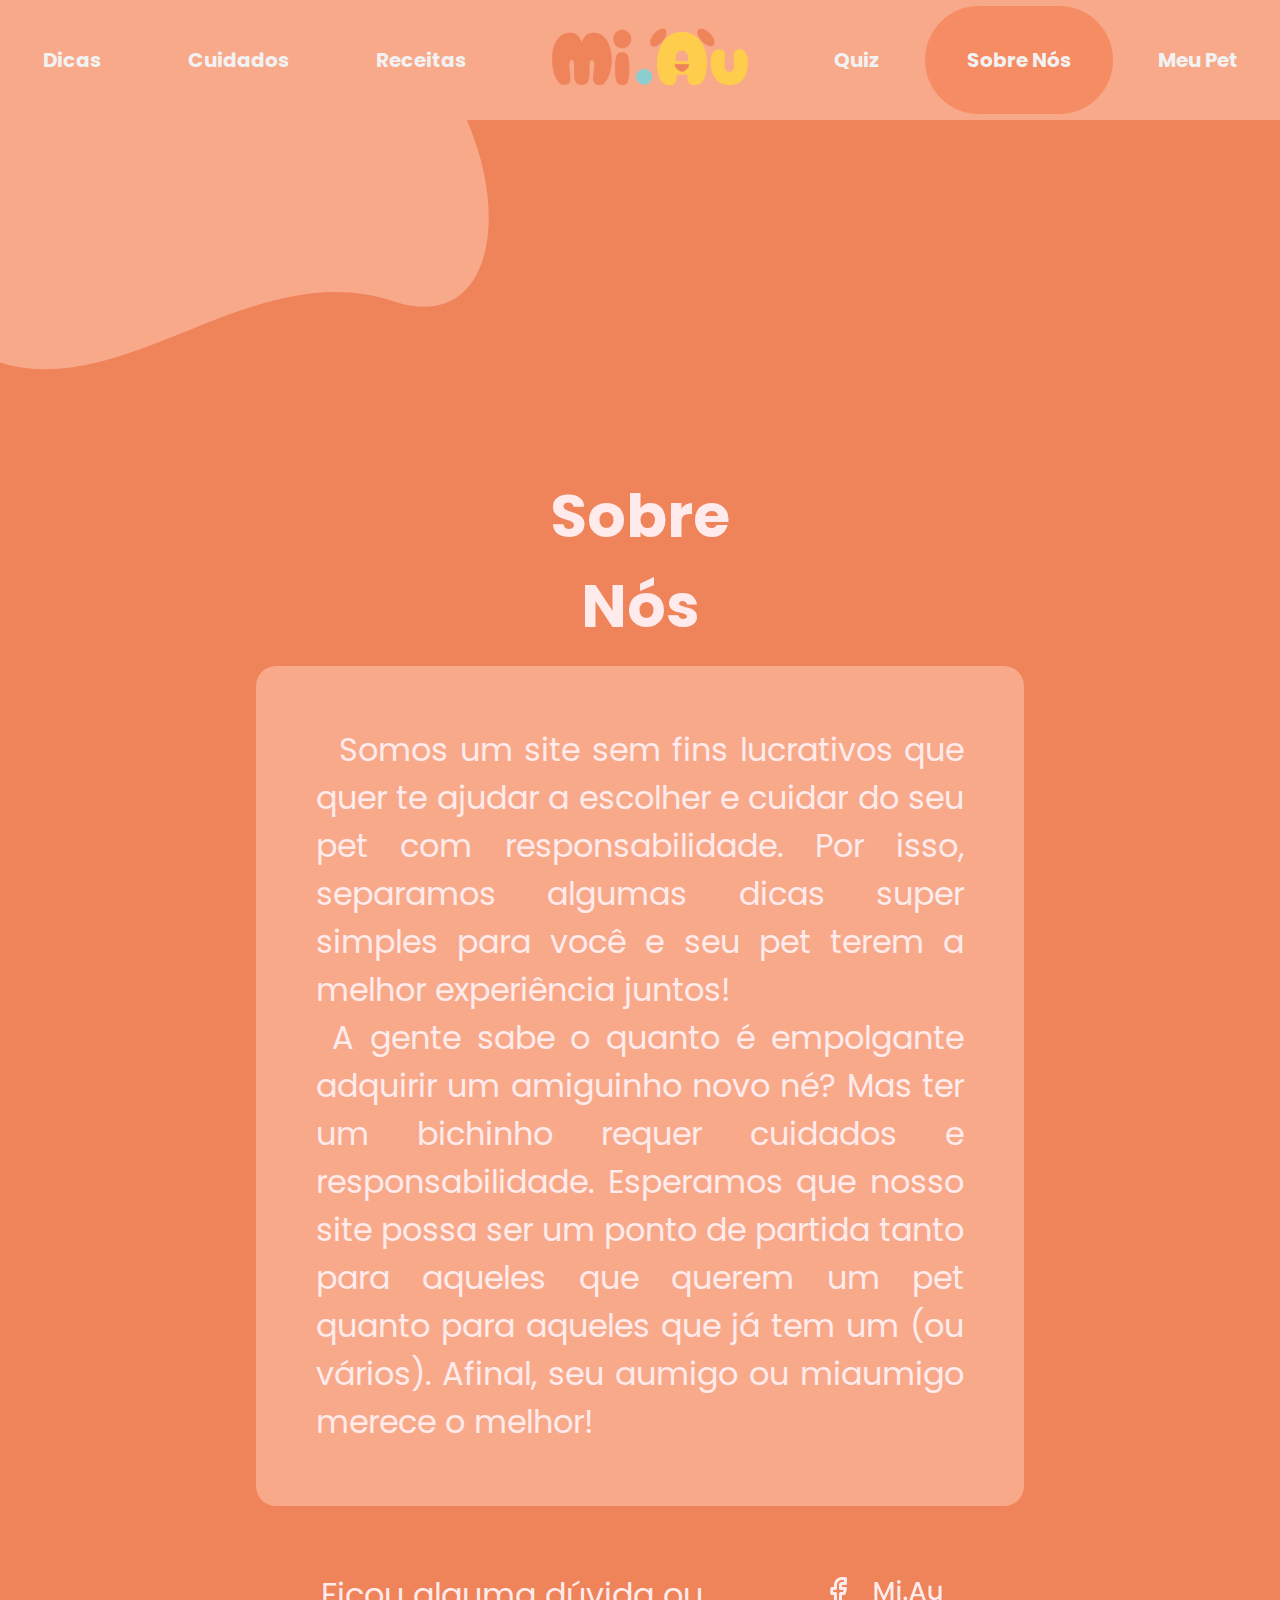
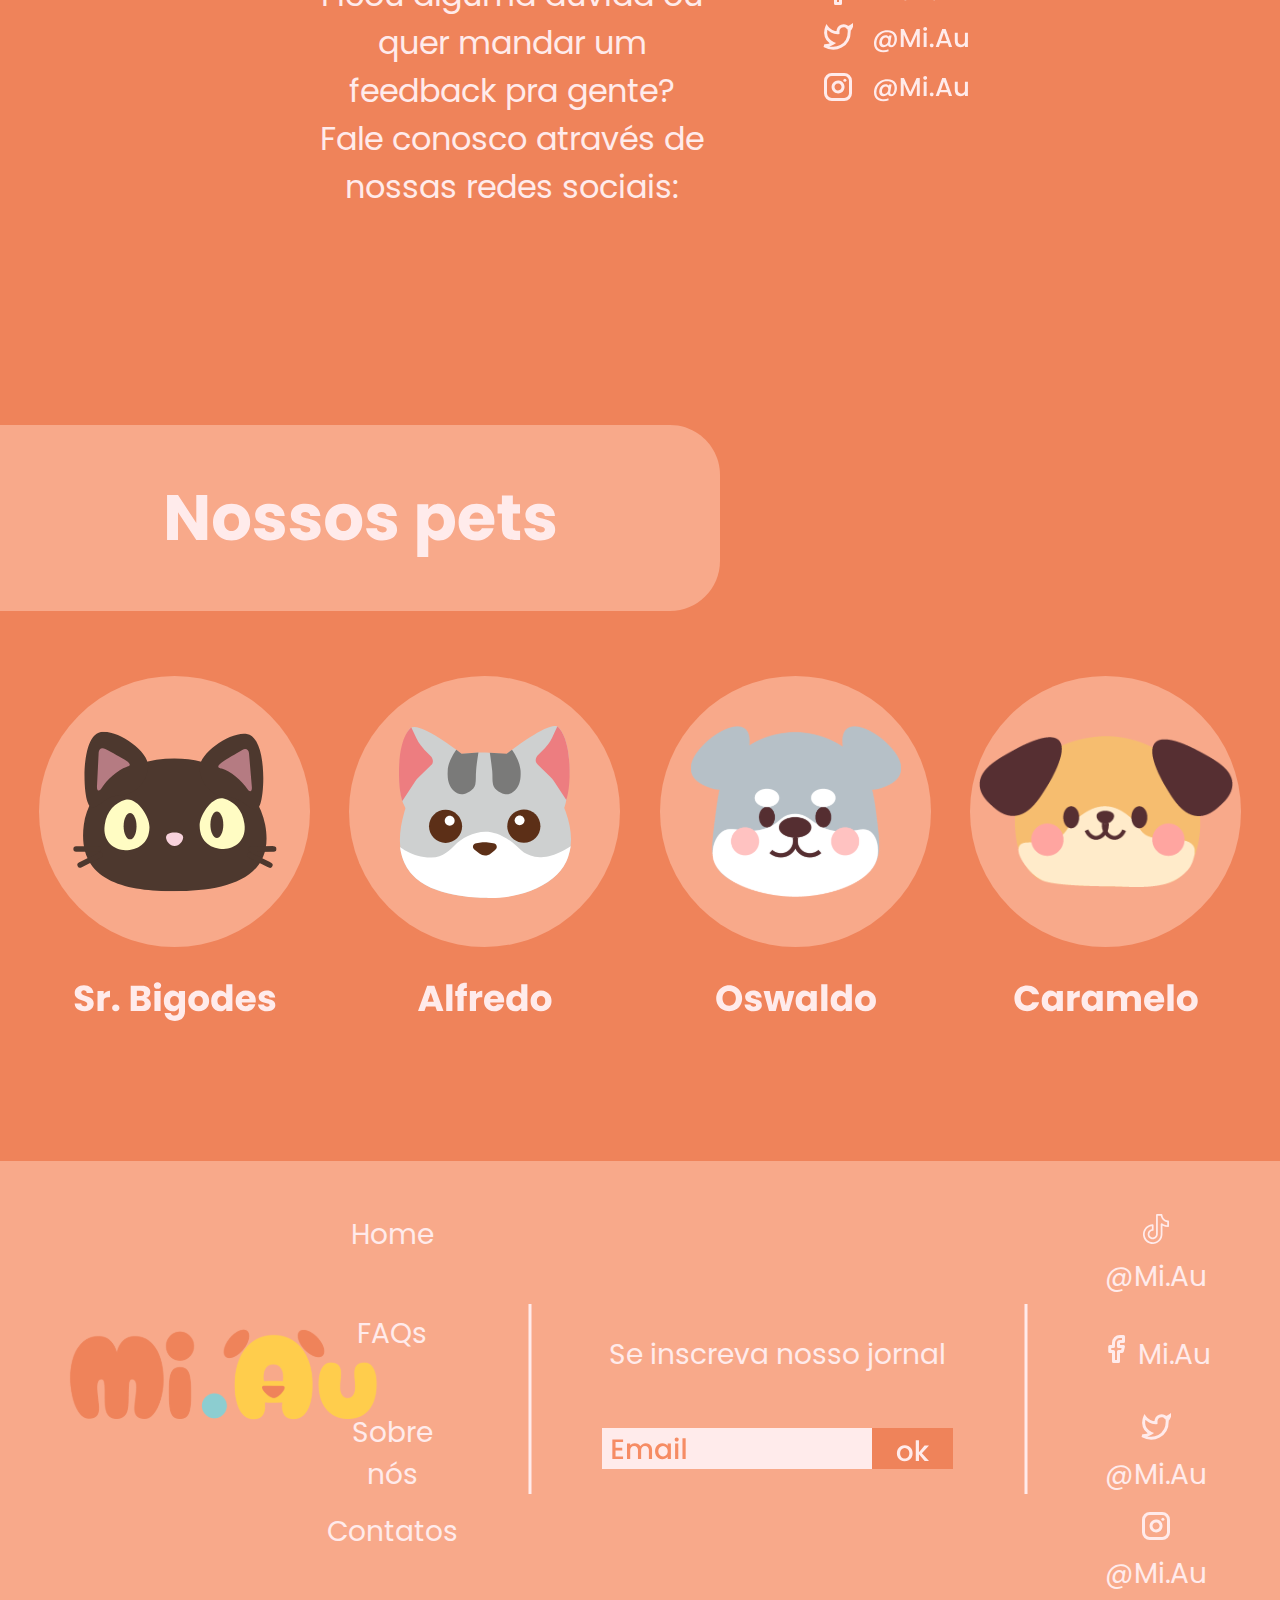
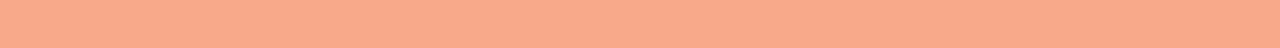
<file: sobre.html>
<!DOCTYPE html>
<html lang="pt">

<head>
  <title>MiAu - Sobre Nós</title>
  <meta charset="UTF-8">
  <meta http-equiv="X-UA-Compatible" content="IE=edge">
  <meta name="viewport" content="width=device-width, initial-scale=1.0">

  <link rel="stylesheet" href="sobre.css">
  <link rel="icon" type="image/svg" href="Receitas/patinha.svg">
  <!--fontes-->
  <link href='https://fonts.googleapis.com/css?family=Poppins' rel='stylesheet'>
  <link rel="preconnect" href="https://fonts.googleapis.com">
  <link rel="preconnect" href="https://fonts.gstatic.com" crossorigin>
  <link href="https://fonts.googleapis.com/css2?family=Poppins:wght@100;800&display=swap" rel="stylesheet">
  <link href="https://fonts.googleapis.com/css2?family=Poppins:wght@600&display=swap" rel="stylesheet">
  <link href="https://fonts.googleapis.com/css2?family=Poppins:wght@700&display=swap" rel="stylesheet">
  <style>
    @import url('https://fonts.googleapis.com/css2?family=Poppins&display=swap');
    @import url('https://fonts.googleapis.com/css2?family=Poppins:wght@100;800&display=swap');
    @import url('https://fonts.googleapis.com/css2?family=Poppins:wght@600&display=swap');
    @import url('https://fonts.googleapis.com/css2?family=Poppins:wght@700&display=swap');
  </style>
</head>

<body>
  <div class="grid_navbar">
    <!--navbar-->
    <div class="navbar">
      <div class="topnav">
        <div class="topnav-left">
          <a href="dicas.html">Dicas</a>
          <a href="cuidados.html">Cuidados</a>
          <a href="receitas.html">Receitas</a>
        </div>
        <div class="topnav-centered">
          <a href="index.html" class="active"><img src="imagens/logo.svg" alt="logo"></a>
        </div>
        <div class="topnav-right">
          <a href="quiz-pg1.html">Quiz</a>
          <a class="current" href="sobre.html">Sobre Nós</a>
          <a href="meupet.html">Meu Pet</a>
        </div>
      </div>
    </div>
  </div>

  <!--topo-->
  <div class="topo">
    <div class="desenho1">
      <img src="img_sobre/Rectangle1.svg" alt="rectangle1">
    </div>
    <div class="titulo">
      <p>Sobre Nós</p>
    </div>

    <div class="paragrafo">
      <div class="texto">
        <p> &nbsp; Somos um site sem fins lucrativos que quer te ajudar a escolher e cuidar do seu pet com
          responsabilidade.
          Por isso, separamos
          algumas dicas super simples para você e seu pet terem a melhor experiência juntos!<br>
          &nbsp;A gente sabe o quanto é empolgante adquirir um amiguinho novo né? Mas ter um bichinho requer cuidados e
          responsabilidade. Esperamos
          que nosso site possa ser um ponto de partida tanto para aqueles que querem um pet quanto para aqueles que já
          tem um (ou vários). Afinal,
          seu aumigo ou miaumigo merece o melhor!</p>
      </div>
    </div>

    <div class="sociais">
      <p>Ficou alguma dúvida ou quer mandar um feedback pra gente? Fale conosco através de nossas redes sociais:</p>
    </div>

    <div class="redes">
      <img src="img_sobre/redes.svg" alt="redes">
    </div>
  </div>

  <!--baixo-->
  <div class="baixo">
    <div class="animais">
      <img src="img_sobre/nossos_pets.svg" alt="titulo">
    </div>
    <div class="bigodes">
      <img src="img_sobre/bigodes.svg" alt="bigodes">
    </div>
    <div class="alfredo">
      <img src="img_sobre/alfredo.svg" alt="alfredo">
    </div>
    <div class="oswaldo">
      <img src="img_sobre/oswaldo.svg" alt="oswaldo">
    </div>
    <div class="caramelo">
      <img src="img_sobre/caramelo.svg" alt="caramelo">
    </div>
  </div>




  <!--rodapé-->
  <footer class="rodape">
    <a class="rodapelogo">
      <img src="img_rodape/rodapelogo.svg" alt="rodapelogo"></a>
    <a class="homeroda" href="index.html">Home</a>
    <a class="FAQs" href="#">FAQs</a>
    <a class="sobreroda" href="sobre.html">Sobre nós</a>
    <a class="contatos" href="#">Contatos</a>
    <a class="barra1"> <img src="img_rodape/Vector11.svg" alt="barra1"></a>
    <a class="jornal" id="footer_title">Se inscreva nosso jornal</a>
    <a class="email"> <img src="img_rodape/Group177.svg" alt="email"> </a>
    <a class="barra2"> <img src="img_rodape/Vector11.svg" alt="barra2"></a>
    <a class="face"> <img src="img_rodape/face.svg" alt="face"> Mi.Au</a>
    <a class="twitter"> <img src="img_rodape/twi.svg" alt="twi"> @Mi.Au</a>
    <a class="insta"> <img src="img_rodape/insta.svg" alt="insta"> @Mi.Au</a>
    <a class="tiktok"> <img src="img_rodape/Frame.svg" alt="tiktok"> @Mi.Au</a>
  </footer>

</body>

</html>
</file>
<file: style.css>
* {
  margin: 0;
  padding: 0;
  border: none;
  box-sizing: border-box;
}

body{
  font-family: 'poppins', sans-serif;
  background: #FFEBEB; 
}


/*navbar*/
.topnav {
  background-color: #F8A98A;
  overflow: hidden;
  font-weight: bold;
  display: flex;
  justify-content: center;
  height: 120px;
  align-items: center;
  top: 0;
}
  
.topnav a {
  color: #f2f2f2;
  text-align: center;
  padding: 40px 42px;
  text-decoration: none;
  font-size: 20px;
}
  
.topnav a:hover {
  background-color: #F68C64;
  color: #FFEBEB;
  border-radius: 80px;
}
  
.topnav a.active {
  background-color: #F8A98A;
  color: white;
}
  
.topnav-centered a img {
  width: 200px; 
}
  
@media screen and (max-width: 600px) {
  .topnav a, .topnav-right {
    float: none;
    display: block;
  }
}

.active {
  text-align: center;
}


/*BANNER*/
.bem_vindo {
  display: flex;
  flex-direction: column;
  justify-content: center;
  align-items: center;
  margin-top: 52px;
  margin-bottom: 52px;
}

.banner { 
  grid-area: 1 / 1 / 2 / 7; 
}


/*DICAS*/
.grid_dicas {
  display: grid;
  grid-template-columns: repeat(7, 1fr);
  grid-template-rows: repeat(3, 1.7fr) 0.1fr;
  grid-column-gap: 15px;
  grid-row-gap: 15px;
  background: #F8A98A;
}

.titulo_dicas { 
  grid-area: 1 / 1 / 2 / 3;
}

.dicas_vermais {
  grid-area: 1 / 6 / 2 / 8;
  align-self: end;
  margin-left: 80px;
}

.quadrado_01 { 
  grid-area: 2 / 2 / 3 / 4;
  margin-left: 80px;
}

.quadrado_02 { 
  grid-area: 2 / 4 / 3 / 6;
  margin-left: 80px;
}

.quadrado_03 { 
  grid-area: 2 / 6 / 3 / 8;
  margin-left: 80px;
}

.quadrado_04 { 
  grid-area: 3 / 3 / 4 / 5; 
  margin-left: 80px;
}

.quadrado_05 {
  grid-area: 3 / 5 / 4 / 7;
  margin-left: 80px;
}

.patinha_01 { 
  grid-area: 1 / 8 / 2 / 9; 
  object-fit: cover;
  text-align: right;
}

.bloco-dica {
  background: #8CCDD0;
  color: #FFEBEB;
  height: 196px;
  width: 346px;
  border-radius: 20px;
  display: flex;
  align-items: center;
}

.bloco-dica p {
  font-size: 30px;
  font-weight: bold;
  text-align: center;
  margin-left: 10px;
  margin-right: 10px;
}


/*CUIDADOS*/
.grid_cuidados {
  background: #F68C64;
  display: grid;
  grid-template-columns: repeat(10, 1fr);
  grid-template-rows: 1fr 0.25fr 1.25fr 0.3fr;
  grid-column-gap: 15px;
  grid-row-gap: 15px;
}

.cuidados_titulo{ 
  grid-area: 1 / 7 / 2 / 11;  
  align-self: end;
  text-align: end;
}

.cuidados_gatos { 
  grid-area: 2 / 2 / 3 / 3;  
  align-self: center;
  text-align: center;
}

.cuidados_gatos_01 {
  grid-area: 3 / 2 / 4 / 3;
  align-self: end;
  text-align: center;
}

.cuidados_gatos_02  {
  grid-area: 3 / 4 / 4 / 5; 
  align-self: end;
  text-align: center;
}

.cuidados_cachorros {
  grid-area: 2 / 7 / 3 / 8; 
  align-self: end;
  text-align: center;
}

.cuidados_cachorros_01 { 
  grid-area: 3 / 7 / 4 / 8; 
  align-self: end;
  text-align: center;
}

.cuidados_cachorros_02 { 
  grid-area: 3 / 9 / 4 / 10;
  align-self: end;
  text-align: center;
}

.patinha_02 { 
  grid-area: 4 / 1 / 5 / 2;
}

.cuidados_vermais_01 { 
  grid-area: 2 / 4 / 3 / 5;
  align-self: right;
  text-align: center;
}

.cuidados_vermais_02 {
  grid-area: 2 / 9 / 3 / 10; 
   align-self: right;
  text-align: center;
}

.gato1 {
  background: #FFEBEB;
  color: #F68C64;
  height: 306px;
  width: 246px;
  border-radius: 15px;
  display: flex;
  align-items: center;
}

.gato1 p {
  font-size: 22px;
  font-weight: 600;
  text-align: center;
  margin-left: 10px;
  margin-right: 10px;
  line-height: 32px;
}

.gato1 p b {
  font-size: 24px;
  font-weight: 800;
  text-align: center;
  margin-left: 10px;
  margin-right: 10px;
  line-height: 39px;
}


/*RECEITAS*/
.grid_receitas {
  display: grid;
  grid-template-columns: repeat(10, 1fr);
  grid-template-rows: 1fr 0.5fr 1fr 1.2fr;
  grid-column-gap: 15px;
  grid-row-gap: 15px;
}

.titulo_receitas {
  grid-area: 1 / 2 / 2 / 4;
  align-self: center;
  text-align: center;
}

.patinha_03 { 
  grid-area: 1 / 10 / 2 / 11;
}

.titulo_gatos { 
  grid-area: 2 / 2 / 3 / 3; 
  align-self: center;
}

.bloco_gatos_01 { 
  grid-area: 3 / 2 / 4 / 3; 
  align-self: start;
  text-align: center;
}

.bloco_gatos_02 { 
  grid-area: 4 / 2 / 5 / 3;
  align-self: start;
  text-align: center;
}

.ver_mais_gatos {
  grid-area: 2 / 4 / 3 / 5;
  align-self: center;
  text-align: right;
}

.bloco_gatos_03 { 
  grid-area: 3 / 4 / 4 / 5;
  align-self: start;
  text-align: center;
}

.bloco_gatos_04 { 
  grid-area: 4 / 4 / 5 / 5; 
  align-self: start;
  text-align: center;
}

.titulo_cachorros {
  grid-area: 2 / 7 / 3 / 9; 
  align-self: center;
  text-align: left;
}

.bloco_cachorros_01 { 
  grid-area: 3 / 7 / 4 / 8; 
  align-self: start;
  text-align: center;
}

.bloco_cachorros_02 { 
  grid-area: 4 / 7 / 5 / 8;
  align-self: start;
  text-align: center;
}


.ver_mais_cachorros {
  grid-area: 2 / 9 / 3 / 10;
  align-self: center;
  text-align: center;
}

.bloco_cachorros_03 {
  grid-area: 3 / 9 / 4 / 10;
  align-self: start;
  text-align: center;
}

.bloco_cachorros_04 { 
  grid-area: 4 / 9 / 5 / 10; 
  align-self: start;
  text-align: center;
}

.caixa {
  background: #F68C64;
  color: #FFEBEB;
  height: 159px;
  width: 246px;
  border-radius: 15px;
  display: flex;
  align-items: center;
}

.caixa p {
  font-size: 26px;
  font-weight: 800;
  text-align: center;
  margin-left: 15px;
  margin-right: 15px;
  line-height: 32px;
  
}


/*QUIZ*/
.grid_quiz{
  display: grid;
  grid-template-columns: repeat(5, 1fr);
  grid-template-rows: 0.1fr 1fr 0.1fr;
  grid-column-gap: 15px;
  grid-row-gap: 15px;
  background: #8CCDD0;
}

.cachorro_quiz {
  grid-area: 1 / 5 / 2 / 6 !important;
  text-align: right;
}

.titulo_quiz {
  grid-column: 1 / 2;
  grid-row: 1 /2;
  align-self: center;
  text-align: right;
  margin-right: 50px;
}

.texto_quiz {
  grid-area: 2 / 2 / 3 / 3; 
}
  
.patinha_04 { 
  grid-area: 2 / 5 / 4 / 6; 
  align-self:end;
  text-align: right;
}

.texto_quiz {
  color: #FFEBEB;
  font-size: 40px;
  font-weight: 700;
  text-align: center;
}

.botao {
  text-align: center;
  background-color: #F68C64;
  color: #FFEBEB;
  font-size: 36px;
  font-style: normal;
  font-weight: 700;
  border-radius: 40px;
  height: 123px;
  width: 556px;
  grid-column: 3 / 5;
  grid-row: 2 / 3;
  margin-left: 120px;
  margin-top: 50px;
}

.btn p {
  margin-top: 30px;
}

.btn {
  color: #FFEBEB;
  text-decoration: none;
}

.btn:hover {
  background-color: #EF835A;
  color: #FFEBEB;
  text-decoration: none;
}

/*rodapé*/
footer {
  display: grid;
  grid-template-columns: 0.45fr repeat(7, 1fr) 0.45fr;
  grid-template-rows: 0.45fr repeat(4, 1fr) 0.45fr;
  grid-column-gap: 15px;
  grid-row-gap: 15px;
  background-color: #F8A98A;
  font-size: 28px;
}

.rodapelogo { grid-area: 3 / 2 / 5 / 4; }

.homeroda { 
  grid-area: 2 / 4 / 3 / 5;
  color: #FFEBEB;
  text-decoration: none;
  text-align: center;
}

.FAQs { 
  grid-area: 3 / 4 / 4 / 5; 
  color: #FFEBEB;
  text-decoration: none;
  text-align: center;
}

.sobreroda { 
  grid-area: 4 / 4 / 5 / 5; 
  color: #FFEBEB;
  text-decoration: none;
  text-align: center;
}

.contatos { 
  grid-area: 5 / 4 / 6 / 5; 
  color: #FFEBEB;
  text-decoration: none;
  text-align: center;
}

.barra1 { 
  grid-area: 2 / 5 / 6 / 6; 
  align-self: center;
  text-align: center;
}

.jornal { 
  grid-area: 3 / 6 / 4 / 7; 
  align-self: center;
  text-align: center;
  color: #FFEBEB;
}

.email { 
  grid-area: 4 / 6 / 5 / 7;
  align-self: center;
  text-align: center;
}

.barra2 { 
  grid-area: 2 / 7 / 6 / 8; 
  align-self: center;
  text-align: center;
}

.face { 
  grid-area: 3 / 8 / 3 / 9; 
  color: #FFEBEB;
  align-self: center;
  text-align: center;
}

.twitter { 
  grid-area: 4 / 8 / 4 / 9; 
  color: #FFEBEB;
  align-self: center;
  text-align: center;
}

.insta { 
  grid-area: 5 / 8 / 5 / 9; 
  color: #FFEBEB;
  align-self: center;
  text-align: center;
}

.tiktok {
  grid-area: 2 / 8 / 2 / 9;
  color: #FFEBEB;
  align-self: center;
  text-align: center;
}
</file>
<file: cuidados.css>
* {
  margin: 0;
  padding: 0;
  border: none;
  box-sizing: border-box;
}

body{
  font-family: 'poppins', sans-serif;
  background: #EF835A; 
}


/*navbar*/
.topnav {
  background-color: #F8A98A;
  overflow: hidden;
  font-weight: bold;
  display: flex;
  justify-content: center;
  height: 120px;
  align-items: center;
  top: 0;
  }
  
.topnav a {
  color: #f2f2f2;
  text-align: center;
  padding: 40px 42px;
  text-decoration: none;
  font-size: 20px;
}
  
.topnav a:hover {
  background-color: #EF835A;
  color: #FFEBEB;
  border-radius: 80px;
}

.current {
  background-color: #F68C64;
  color: #FFEBEB;
  border-radius: 80px;
}
  
.topnav a.active {
  background-color: #F8A98A;
  color: white;
}
  
.topnav-centered a img {
  width: 200px; 
}
  
@media screen and (max-width: 600px) {
  .topnav a, .topnav-right {
    float: none;
    display: block;
  }
}

.active {
  text-align: center;
}

/*gatos*/
.Cuidados_gatos {
  display: grid;
  grid-template-columns: repeat(3, 1fr);
  grid-template-rows: 0.2fr repeat(3, 1fr);
  grid-column-gap: 15px;
  grid-row-gap: 15px;
}

.titulo_gato { 
  grid-area: 1 / 1 / 2 / 4;
  text-align: center;
  margin-top: 30px;
}
.gato_1 { 
  grid-area: 2 / 1 / 3 / 2;
  text-align: center;
  margin: 0;
}
.gato_2 { 
  grid-area: 2 / 2 / 3 / 3;
  text-align: center;
}
.gato_3 { 
  grid-area: 2 / 3 / 3 / 4;
  text-align: center;
}
.gato_4 {
  grid-area: 3 / 1 / 4 / 2;
  text-align: center;
}
.gato_5 { 
  grid-area: 3 / 2 / 4 / 3;
  text-align: center;
}
.gato_6 {
  grid-area: 3 / 3 / 4 / 4;
  text-align: center;
}
.pata_1 { 
  grid-area: 4 / 1 / 5 / 2;
  text-align: left;
}
.gato_7 {
  grid-area: 4 / 2 / 5 / 3;
  text-align: center;
}
.pata_2 {
  grid-area: 4 / 3 / 5 / 4;
  text-align: right;
}


/*quadrados azuis*/
.azul {
  background: #8CCDD0;
  color: #FFEBEB;
  width: 450px;
  height: 456px;
  display: flex;
  align-items: center;
  align-self: center;
  margin-left: 90px;
  margin-top: 20px;
  margin-bottom: 10px;
}

.azul p {
  font-size: 24px;
  font-weight: 500;
  text-align: center;
  margin-left: 60px;
  margin-right: 60px;
  line-height: 35px;
}

.azul p b {
  font-size: 28px;
  font-weight: 800;
  text-align: center;
  line-height: 39px;
}


/*quadrados rosas*/
.rosa {
  background: #F8A98A;
  color: #FFEBEB;
  width: 450px;
  height: 456px;
  display: flex;
  align-items: center;
  align-self: center;
  margin-left: 90px;
  margin-top: 20px;
  margin-bottom: 10px;
}

.rosa p {
  font-size: 24px;
  font-weight: 500;
  text-align: center;
  margin-left: 60px;
  margin-right: 60px;
  line-height: 35px;
}

.rosa p b {
  font-size: 28px;
  font-weight: 800;
  text-align: center;
  line-height: 39px;
}


/*cachorros*/
.cuidados_cachorros {
  display: grid;
  grid-template-columns: repeat(3, 1fr);
  grid-template-rows: 0.2fr repeat(3, 1fr);
  grid-column-gap: 15px;
  grid-row-gap: 15px;
}

.titulo_cachorro { 
  grid-area: 1 / 1 / 2 / 4;
  text-align: center;
  margin-top: 50px;
}
.dog_1 { 
  grid-area: 2 / 1 / 3 / 2;
  text-align: center;
}
.dog_2 { 
  grid-area: 2 / 2 / 3 / 3;
  text-align: center;
}
.dog_3 { 
  grid-area: 2 / 3 / 3 / 4;
  text-align: center;
}
.dog_4 {
  grid-area: 3 / 1 / 4 / 2;
  text-align: center;
}
.dog_5 { 
  grid-area: 3 / 2 / 4 / 3;
  text-align: center;
}
.dog_6 {
  grid-area: 3 / 3 / 4 / 4;
  text-align: center;
}
.pata_3 { 
  grid-area: 4 / 1 / 5 / 2;
  text-align: left;
}
.dog_7 {
  grid-area: 4 / 2 / 5 / 3;
  text-align: center;
  margin-bottom: 50px;
}
.pata_4 {
  grid-area: 4 / 3 / 5 / 4;
  text-align: right;
}





/*rodapé*/
footer {
  display: grid;
  grid-template-columns: 0.45fr repeat(7, 1fr) 0.45fr;
  grid-template-rows: 0.45fr repeat(4, 1fr) 0.45fr;
  grid-column-gap: 15px;
  grid-row-gap: 15px;
  background-color: #F8A98A;
  font-size: 28px;
}

.rodapelogo { grid-area: 3 / 2 / 5 / 4; }

.homeroda { 
  grid-area: 2 / 4 / 3 / 5;
  color: #FFEBEB;
  text-decoration: none;
  text-align: center;
}

.FAQs { 
  grid-area: 3 / 4 / 4 / 5; 
  color: #FFEBEB;
  text-decoration: none;
  text-align: center;
}

.sobreroda { 
  grid-area: 4 / 4 / 5 / 5; 
  color: #FFEBEB;
  text-decoration: none;
  text-align: center;
}

.contatos { 
  grid-area: 5 / 4 / 6 / 5; 
  color: #FFEBEB;
  text-decoration: none;
  text-align: center;
}

.barra1 { 
  grid-area: 2 / 5 / 6 / 6; 
  align-self: center;
  text-align: center;
}

.jornal { 
  grid-area: 3 / 6 / 4 / 7; 
  align-self: center;
  text-align: center;
  color: #FFEBEB;
}

.email { 
  grid-area: 4 / 6 / 5 / 7;
  align-self: center;
  text-align: center;
}

.barra2 { 
  grid-area: 2 / 7 / 6 / 8; 
  align-self: center;
  text-align: center;
}

.face { 
  grid-area: 3 / 8 / 3 / 9; 
  color: #FFEBEB;
  align-self: center;
  text-align: center;
}

.twitter { 
  grid-area: 4 / 8 / 4 / 9; 
  color: #FFEBEB;
  align-self: center;
  text-align: center;
}

.insta { 
  grid-area: 5 / 8 / 5 / 9; 
  color: #FFEBEB;
  align-self: center;
  text-align: center;
}

.tiktok {
  grid-area: 2 / 8 / 2 / 9;
  color: #FFEBEB;
  align-self: center;
  text-align: center;
}
</file>
<file: dicas.css>
* {
  margin: 0;
  padding: 0;
  border: none;
  box-sizing: border-box;
}

body{
  font-family: 'poppins', sans-serif;
  background: #EF835A; 
}

/*navbar*/
.topnav {
  background-color: #F8A98A;
  overflow: hidden;
  font-weight: bold;
  display: flex;
  justify-content: center;
  height: 120px;
  align-items: center;
  top: 0;
}
  
.topnav a {
  color: #f2f2f2;
  text-align: center;
  padding: 40px 42px;
  text-decoration: none;
  font-size: 20px;
}
  
.topnav a:hover {
  background-color: #EF835A;
  color: #FFEBEB;
  border-radius: 80px;
}

.current {
  background-color: #F68C64;
  color: #FFEBEB;
  border-radius: 80px;
}
  
.topnav a.active {
  background-color: #F8A98A;
  color: white;
}
  
.topnav-centered a img {
  width: 200px; 
}
  
@media screen and (max-width: 600px) {
  .topnav a, .topnav-right {
    float: none;
    display: block;
  }
}

.active {
  text-align: center;
}


/*grid alimentos*/
.grid_alimentos {
  display: grid;
  grid-template-columns: repeat(6, 1fr) ;
  grid-template-rows: 0.1fr 0.2fr 0.6fr 0.2fr;
  grid-column-gap: 15px;
  grid-row-gap: 15px;
}

.dicastitle { 
  grid-area: 1 / 1 / 2 / 3; 
}

.titulo_alimentos { 
  grid-area: 2 / 3 / 3 / 5;
  align-self: start;
  text-align: center;
  align-items: center;
}
.dica1 { 
  grid-area: 3 / 2 / 4 / 4;
  align-self: start;
  text-align: center;
  width: 594px;
  height: 717px;
  left: 98px;
  top: 466px;
  line-height: 45px;
  color: #EF835A;
}
.dica2 { 
  grid-area: 3 / 4 / 4 / 6;
  align-self: start;
  text-align: center;
  padding-left: 40px;
  width: 547px;
  height: 801px;
  left: 794px;
  top: 424px;
  line-height: 45px;
  color: #EF835A;
  align-items: center;
}

.puppy {
  grid-area: 3 / 2 / 4 / 4;
  align-content: center;
  padding-left: 380px;
  padding-top: 640px;
}

.kitty {
  grid-area: 3 / 4 / 4 / 6;
  padding-left: 420px;
  padding-top: 700px;
}

/*fixo*/
.texto {
  background: #FFEBEB;
  color: #EF835A;
  display: flex;
  align-items: center;
  text-align: justify;  
  border-radius: 20px;
  line-height: 42px;
  font-weight: 800;
}

.texto p {
  font-size: 28px;
  font-weight: 500;
  margin-left: 30px;
  margin-right: 30px;
  line-height: 40px;
}

.texto p b {
  font-size: 30px;
  font-weight: 800;
  margin-left: 10px;
  margin-right: 10px;
  line-height: 40px;
}

/*id*/
#texto1 {
  width: 650px;
  height: 775px;
  left: 70px;
  top: 446px;
}

#texto2 {
  width: 606px;
  height: 825px;
  left: 764px;
  top: 399px;
}

/*grid lugares*/
.grid_lugares {
  display: grid;
  grid-template-columns: 0.4fr repeat(2, 1fr) 0.4fr;
  grid-template-rows: 0.2fr 0.3fr 0.3fr 0.3fr 0.4fr 0.6fr 0.5fr 0.3fr 0.2fr;
  grid-column-gap: 15px;
  grid-row-gap: 15px;
}

.titulo_lugares { 
  grid-area: 1 / 2 / 2 / 4;
  text-align: center;
}

.lugar1 { 
  grid-area: 2 / 2 / 5 / 3; 
  align-self: center;
}

.lugar2 { 
  grid-area: 5 / 2 / 7 / 3; 
  align-self: center;
}

.lugar3 { 
  grid-area: 7 / 2 / 9 / 3;
  align-self: center;
}

.lugar4 {
  grid-area: 3 / 3 / 6 / 4; 
  align-self: center;
}

.lugar5 {
  grid-area: 6 / 3 / 9 / 4; 
  align-self: center;
}

.pata_dica {
  grid-area: 8 / 4 / 9 / 5; 
  align-self: center;
  text-align: right;
}

/*id*/
#texto3 {
  height: 480px;
  width: 650px;
  border-radius: 20px;
}

#texto4 {
  height: 450px;
  width: 650px;
  border-radius: 20px;
}

#texto5 {
  height: 410px;
  width: 650px;
  border-radius: 20px;
}

#texto6 {
  height: 600px;
  width: 606px;
  border-radius: 20px;
}

#texto7 {
  height: 571px;
  width: 606px;
  border-radius: 20px;
}

/*filmes*/
.gridfilmes {
  display: grid;
  grid-template-columns: 0.45fr repeat(4, 1fr) 0.45fr;
  grid-template-rows: 0.1fr 0.6fr repeat(4, 1fr) 0.45fr;
  grid-column-gap: 15px;
  grid-row-gap: 15px;
}

.titlefilmes { 
  grid-area: 2 / 3 / 3 / 5; 
  width: 632px;
  height: 136px;
  left: 404px;
  top: 2958px;
  font-family: 'Poppins';
  font-style: normal;
  font-weight: 800;
  font-size: 45px;
  line-height: 68px;
  text-align: center;
  color: #FFEBEB;
  padding-left: 160px;
}

.movie1 { 
  grid-area: 3 / 2 / 5 / 4;
  width: 650px;
  height: 578px;
  left: 70px;
  top: 3104px;
  color: #EF835A;
  background:  #FFEBEB;
  border-radius: 20px;
  text-align: center;
  align-self: start;
  align-items: center; 
  display: flex;
  margin-left: 80px;
}

.movie2 { 
  grid-area: 3 / 4 / 5 / 6;
  width: 606px;
  height: 697px;
  left: 764px;
  top: 3107px;
  color: #EF835A;
  background:  #FFEBEB;
  border-radius: 20px;
  text-align: center;
  display: flex;
  margin-left: 102px;
}
.movie3 { 
  grid-area: 5 / 2 / 7 / 4; 
  width: 650px;
  height: 783px;
  left: 98px;
  top: 3745px;
  color: #EF835A;
  background:  #FFEBEB;
  border-radius: 20px;
  display: flex;
  margin-left: 80px;
}
.movie4 { 
  grid-area: 5 / 4 / 7 / 6; 
  width: 606px;
  height: 741px;
  left: 794px;
  top: 3861px;
  color: #EF835A;
  background:  #FFEBEB;
  border-radius: 20px;
  display: flex;
  margin-left: 102px;
}
.div6 { grid-area: 2 / 2 / 3 / 3; }
.div7 { grid-area: 2 / 5 / 3 / 6; }

/*rodapé*/
footer {
  display: grid;
  grid-template-columns: 0.45fr repeat(7, 1fr) 0.45fr;
  grid-template-rows: 0.45fr repeat(4, 1fr) 0.45fr;
  grid-column-gap: 15px;
  grid-row-gap: 15px;
  background-color: #F8A98A;
  font-size: 28px;
}

.rodapelogo { grid-area: 3 / 2 / 5 / 4; }

.homeroda { 
  grid-area: 2 / 4 / 3 / 5;
  color: #FFEBEB;
  text-decoration: none;
  text-align: center;
}

.FAQs { 
  grid-area: 3 / 4 / 4 / 5; 
  color: #FFEBEB;
  text-decoration: none;
  text-align: center;
}

.sobreroda { 
  grid-area: 4 / 4 / 5 / 5; 
  color: #FFEBEB;
  text-decoration: none;
  text-align: center;
}

.contatos { 
  grid-area: 5 / 4 / 6 / 5; 
  color: #FFEBEB;
  text-decoration: none;
  text-align: center;
}

.barra1 { 
  grid-area: 2 / 5 / 6 / 6; 
  align-self: center;
  text-align: center;
}

.jornal { 
  grid-area: 3 / 6 / 4 / 7; 
  align-self: center;
  text-align: center;
  color: #FFEBEB;
}

.email { 
  grid-area: 4 / 6 / 5 / 7;
  align-self: center;
  text-align: center;
}

.barra2 { 
  grid-area: 2 / 7 / 6 / 8; 
  align-self: center;
  text-align: center;
}

.face { 
  grid-area: 3 / 8 / 3 / 9; 
  color: #FFEBEB;
  align-self: center;
  text-align: center;
}

.twitter { 
  grid-area: 4 / 8 / 4 / 9; 
  color: #FFEBEB;
  align-self: center;
  text-align: center;
}

.insta { 
  grid-area: 5 / 8 / 5 / 9; 
  color: #FFEBEB;
  align-self: center;
  text-align: center;
}

.tiktok {
  grid-area: 2 / 8 / 2 / 9;
  color: #FFEBEB;
  align-self: center;
  text-align: center;
}
</file>
<file: meupet.css>
* {
  margin: 0;
  padding: 0;
  border: none;
  box-sizing: border-box;
}

body{
  font-family: 'poppins', sans-serif;
  background: #8CCDD0; 
}


/*navbar*/
.topnav {
  background-color: #F8A98A;
  overflow: hidden;
  font-weight: bold;
  display: flex;
  justify-content: center;
  height: 120px;
  align-items: center;
  top: 0;
}
  
.topnav a {
  color: #f2f2f2;
  text-align: center;
  padding: 40px 42px;
  text-decoration: none;
  font-size: 20px;
}
    
.topnav a:hover {
  background-color: #EF835A;
  color: #FFEBEB;
  border-radius: 80px;
}

.current {
  background-color: #F68C64;
  color: #FFEBEB;
  border-radius: 80px;
}

.topnav a.active {
  background-color: #F8A98A;
  color: white;
}
  
.topnav-centered a img {
  width: 200px; 
}
  
@media screen and (max-width: 600px) {
  .topnav a, .topnav-right {
    float: none;
    display: block;
  }
}

.active {
  text-align: center;
}


/*meu pet*/
.grid_meupet {
  display: grid;
  grid-template-columns: 1fr 0.4fr 2fr 0.4fr 1fr;
  grid-template-rows: repeat(1, 1fr) 0.60fr;
  grid-column-gap: 15px;
  grid-row-gap: 15px;

}

.logopet { 
  grid-area: 1 / 1 / 2 / 2;
  width: 80px;
}

.perfil { 
  grid-area: 1 / 3 / 4 / 4;
  text-align: center;
  padding-top: 212px;
}


/*Rodapé*/
footer {
  display: grid;
  grid-template-columns: 0.45fr repeat(7, 1fr) 0.45fr;
  grid-template-rows: 0.45fr repeat(4, 1fr) 0.45fr;
  grid-column-gap: 15px;
  grid-row-gap: 15px;
  background-color: #F8A98A;
  font-size: 28px;
}

.rodapelogo { grid-area: 3 / 2 / 5 / 4; }

.homeroda { 
  grid-area: 2 / 4 / 3 / 5;
  color: #FFEBEB;
  text-decoration: none;
  text-align: center;
}

.FAQs { 
  grid-area: 3 / 4 / 4 / 5; 
  color: #FFEBEB;
  text-decoration: none;
  text-align: center;
}

.sobreroda { 
  grid-area: 4 / 4 / 5 / 5; 
  color: #FFEBEB;
  text-decoration: none;
  text-align: center;
}

.contatos { 
  grid-area: 5 / 4 / 6 / 5; 
  color: #FFEBEB;
  text-decoration: none;
  text-align: center;
}

.barra1 { 
  grid-area: 2 / 5 / 6 / 6; 
  align-self: center;
  text-align: center;
}

.jornal { 
  grid-area: 3 / 6 / 4 / 7; 
  align-self: center;
  text-align: center;
  color: #FFEBEB;
}

.email { 
  grid-area: 4 / 6 / 5 / 7;
  align-self: center;
  text-align: center;
}

.barra2 { 
  grid-area: 2 / 7 / 6 / 8; 
  align-self: center;
  text-align: center;
}

.face { 
  grid-area: 3 / 8 / 3 / 9; 
  color: #FFEBEB;
  align-self: center;
  text-align: center;
}

.twitter { 
  grid-area: 4 / 8 / 4 / 9; 
  color: #FFEBEB;
  align-self: center;
  text-align: center;
}

.insta { 
  grid-area: 5 / 8 / 5 / 9; 
  color: #FFEBEB;
  align-self: center;
  text-align: center;
}

.tiktok {
  grid-area: 2 / 8 / 2 / 9;
  color: #FFEBEB;
  align-self: center;
  text-align: center;
}
</file>
<file: quiz-pg1.css>
/*body*/
* {
  margin: 0;
  padding: 0;
  border: none;
  box-sizing: border-box;
}

body{
  font-family: 'poppins', sans-serif;
  background: #F8A98A; 
}


/*Grid*/
.parent {
  display: grid;
  grid-template-columns: repeat(4, 1fr);
  grid-template-rows: 0.5fr repeat(3, 1fr) 0.2fr;
  grid-column-gap: 0px;
  grid-row-gap: 15px;
}

.logo { 
  grid-area: 1 / 1 / 2 / 2; 
  text-align: center;
  align-self: top;
}
.texto { 
  grid-area: 2 / 2 / 3 / 4; 
  text-align: center;
  align-self: center;
  padding-left: 40px;
}
.iniciar { 
  grid-area: 3 / 2 / 4 / 4;
  text-align: center;
  align-self: center;
}
.site { 
  grid-area: 4 / 2 / 5 / 4;
  text-align: center;
  align-self: top;
}
.animais1 { 
  grid-area: 3 / 1 / 5 / 2;
  text-align: center;
  align-self: center;
}
.animais2 { 
  grid-area: 3 / 4 / 5 / 5;
  text-align: center;
  align-self: center;
}


/*logo*/
.logo {
  margin-left: 30px;
}


/*texto*/
.texto {
  color: #FFEBEB;
  display: flex;
  align-items: center;
  margin-left: 50px;
}

.texto p {
  font-size: 40px;
  font-weight: 600;
  text-align: center;
  margin-left: 90px;
  margin-right: 0px;
  line-height: 1.3em;
}


/*botão iniciar teste*/
.btn1 {
  text-decoration: none;
  display: inline-block;
  font-size: 36px;
  font-weight: 800;
  background: #F68C64;
  height: 112px;
  width: 556px;
  color: #FFEBEB;
  cursor: pointer;
  text-align: center;
  align-self: center;
  border-radius: 35px;
  margin-top: 50px;
}

.btn1 p {
  margin-top: 25px;
}


/*clique para entrar*/
.entrar {
  color: #FFEBEB;
  align-items: center;
  text-align: center;
  align-self: center;
  font-size: 24px;
  font-weight: 600;
  margin-right: 0;
} 


/*site*/
.site {
  margin-top: 20px;
}
</file>
<file: quiz-pg3.css>
/*body*/
* {
  margin: 0;
  padding: 0;
  border: none;
  box-sizing: border-box;
}

body{
  font-family: 'poppins', sans-serif;
  background: #F8A98A; 
}


/*Grid topo*/
.topo {
  display: grid;
  grid-template-columns: repeat(4, 1fr);
  grid-template-rows: 1fr 0.4fr;
  grid-column-gap: 0px;
  grid-row-gap: 15px;
}

.logo { 
  grid-area: 1 / 1 / 2 / 2; 
  align-self: top;
  text-align: center;
}
.pergunta { 
  grid-area: 2 / 2 / 3 / 4; 
  text-align: center;
}
.deco1 { 
  grid-area: 1 / 4 / 3 / 5;
  align-self: right;
  text-align: right;
}


/*Pergunta*/
.pergunta p {
  color: #FFEBEB;
  font-size: 40px;
  font-weight: 700;
}


/*grid baixo*/
.baixo {
  display: grid;
  grid-template-columns: 0.4fr 1fr 0.4fr 1fr 0.4fr;
  grid-template-rows: 0.2fr 1fr 0.5fr 0fr;
  grid-column-gap: 0px;
  grid-row-gap: 15px;
}

.option1 { 
  grid-area: 1 / 2 / 2 / 3; 
  text-align: center;
}
.option2 { 
  grid-area: 1 / 4 / 2 / 5; 
  text-align: center;
}
.praia { 
  grid-area: 2 / 2 / 3 / 3; 
  align-self: center;
  text-align: center;
}
.floresta { 
  grid-area: 2 / 4 / 3 / 5; 
  align-self: center;
  text-align: center;
}
.deco2 { 
  grid-area: 3 / 1 / 5 / 2; 
  align-self: bottom;
}


/*opção 1 e 2*/
.option1, .option2 {
  color: #FFEBEB;
  font-size: 36px;
  font-weight: 700;
  margin-top: 50px;
}

.img {
  border: #fff;
  width: 230px;
  height: 190px;
  align-self: bottom;
}
</file>
<file: quiz-pg4.css>
/*body*/
* {
  margin: 0;
  padding: 0;
  border: none;
  box-sizing: border-box;
}

body{
  font-family: 'poppins', sans-serif;
  background: #9DDADD; 
}


/*Grid topo*/
.topo {
  display: grid;
  grid-template-columns: repeat(4, 1fr);
  grid-template-rows: 1fr 0.4fr;
  grid-column-gap: 0px;
  grid-row-gap: 15px;
}

.logo { 
  grid-area: 1 / 1 / 2 / 2; 
  align-self: top;
}
.pergunta { 
  grid-area: 2 / 2 / 3 / 4; 
  text-align: center;
}
.deco1 { 
  grid-area: 1 / 4 / 3 / 5;
  align-self: right;
  text-align: right;
}


/*Pergunta*/
.pergunta p {
  color: #FFEBEB;
  font-size: 40px;
  font-weight: 700;
}


/*grid baixo*/
.baixo {
  display: grid;
  grid-template-columns: 0.4fr 1fr 0.4fr 1fr 0.4fr;
  grid-template-rows: 0.2fr 1fr 0.5fr 0.2fr;
  grid-column-gap: 0px;
  grid-row-gap: 15px;
}

.option1 { 
  grid-area: 1 / 2 / 2 / 3; 
  text-align: center;
}
.option2 { 
  grid-area: 1 / 4 / 2 / 5; 
  text-align: center;
}
.cinema { 
  grid-area: 2 / 2 / 3 / 3; 
  align-self: center;
  text-align: center;
}
.piquenique { 
  grid-area: 2 / 4 / 3 / 5; 
  align-self: center;
  text-align: center;
}
.deco2 { 
  grid-area: 3 / 1 / 5 / 2; 
}


/*opção 1 e 2*/
.option1, .option2 {
  color: #FFEBEB;
  font-size: 36px;
  font-weight: 700;
  margin-top: 50px;
}


/*imagens*/
.cinema {
  margin-left: 0px;
}
</file>
<file: quiz-pg6.css>
* {
  margin: 0;
  padding: 0;
  border: none;
  box-sizing: border-box;
}

body{
  font-family: 'poppins', sans-serif;
  background: #F8A98A; 
}


/*Grid topo*/
.topo {
  display: grid;
  grid-template-columns: repeat(4, 1fr);
  grid-template-rows: 1fr 0.4fr;
  grid-column-gap: 0px;
  grid-row-gap: 15px;
}

.logo { 
  grid-area: 1 / 1 / 2 / 2; 
  align-self: top;
  text-align: top;
  margin-left: 20px;
}
.pergunta { 
  grid-area: 2 / 2 / 3 / 4; 
  text-align: center;
}
.deco1 { 
  grid-area: 1 / 4 / 3 / 5;
  align-self: center;
  text-align: right;
}


/*Pergunta*/
.pergunta p {
  color: #FFEBEB;
  font-size: 40px;
  font-weight: 700;
}


/*grid baixo*/
.baixo {
  display: grid;
  grid-template-columns: 0.4fr 1fr 0.4fr 1fr 0.4fr;
  grid-template-rows: 0.2fr 1fr 0.5fr 0fr;
  grid-column-gap: 0px;
  grid-row-gap: 15px;
}

.option1 { 
  grid-area: 1 / 2 / 2 / 3; 
  text-align: center;
}
.option2 { 
  grid-area: 1 / 4 / 2 / 5; 
  text-align: center;
}
.musica { 
  grid-area: 2 / 2 / 3 / 3; 
  align-self: center;
  text-align: center;
}
.atividade { 
  grid-area: 2 / 4 / 3 / 5; 
  align-self: center;
  text-align: center;
}
.deco2 { 
  grid-area: 3 / 1 / 5 / 2; 
  align-self: bottom;
  margin-left: 20px;
}


/*opção 1 e 2*/
.option1, .option2 {
  color: #FFEBEB;
  font-size: 36px;
  font-weight: 700;
  margin-top: 50px;
}

.img {
  border: #fff;
  width: 230px;
  height: 190px;
  align-self: bottom;
}
</file>
<file: receitas.css>
* {
  margin: 0;
  padding: 0;
  border: none;
  box-sizing: border-box;
}

body{
  font-family: 'poppins', sans-serif;
  background: #9DDADD; 
}


/*navbar*/
.topnav {
  background-color: #F8A98A;
  overflow: hidden;
  font-weight: bold;
  display: flex;
  justify-content: center;
  height: 120px;
  align-items: center;
  top: 0;
}
  
.topnav a {
  color: #f2f2f2;
  text-align: center;
  padding: 40px 42px;
  text-decoration: none;
  font-size: 20px;
}
    
.topnav a:hover {
  background-color: #EF835A;
  color: #FFEBEB;
  border-radius: 80px;
}

.current {
  background-color: #F68C64;
  color: #FFEBEB;
  border-radius: 80px;
}
  
.topnav a.active {
  background-color: #F8A98A;
  color: white;
}
  
.topnav-centered a img {
  width: 200px; 
}
  
@media screen and (max-width: 600px) {
  .topnav a, .topnav-right {
    float: none;
    display: block;
  }
}

.active {
  text-align: center;
}

/*grid*/

.grid_receitas {
  display: grid;
  grid-template-columns: repeat(5, 1fr) 0.45fr;
  grid-template-rows: repeat(6, 1fr) 0.45fr;
  grid-column-gap: 15px;
  grid-row-gap: 15px;
}

/*receitas*/

.titlereceita { 
  grid-area: 1 / 1 / 3 / 3;
}

.cat1 { 
  grid-area: 1 / 2 / 2 / 4; 
  z-index: 1;
  padding-top: 80px;
  padding-left: 80px;
}
.cat2 { 
  grid-area: 6 / 6 / 7 / 7; 
}


/*texto1*/
.petisco { 
  grid-area: 2 / 2 / 5 / 4;
  align-items: center;  
  background: #FFEBEB;
  color: #EF835A;
  height: 800px;
  width: 650px;
  border-radius: 20px;
  display: flex;
  margin-top: 80px;
}

/*texto2*/
.apple { 
  grid-area: 5 / 2 / 7 / 4;
  align-items: center;  
  background: #FFEBEB;
  color: #EF835A;
  height: 614px;
  width: 650px;
  border-radius: 20px;
  display: flex;
  margin-top: 20px;
}

/*texto3*/
.sorvete { 
  grid-area: 1 / 4 / 4 / 6;
  align-items: center; 
  background: #FFEBEB;
  color: #EF835A;
  height: 465px;
  width: 606px;
  border-radius: 20px;
  display: flex;
  margin-top: 80px;
}

/*texto4*/
.salmao { 
  grid-area: 3 / 4 / 6 / 6;
  align-items: center; 
  background: #FFEBEB;
  color: #EF835A;
  height: 611px;
  width: 606px;
  border-radius: 20px;
  display: flex;
  margin-top: 0px;
}

/*texto5*/
.atum { 
  grid-area: 5 / 4 / 8 / 6;
  align-items: center; 
  background: #FFEBEB;
  color: #EF835A;
  height: 647px;
  width: 606px;
  border-radius: 20px;
  display: flex;
  margin-top: 80px;
}


/*fixo*/
.texto p {
  font-size: 24px;
  font-weight: 500;
  margin-left: 30px;
  margin-right: 30px;
  line-height: 35px;  
  text-align: justify;
}

.bold1 {
  font-size: 28px;
  font-weight: 800;
  line-height: 39px;
}

.bold2 {
  font-size: 24px;
  font-weight: 700;
}


/*receitas cachorros*/
.grid_receitas2 {
  display: grid;
  grid-template-columns: 0.45fr repeat(4, 1fr) 0.45fr;
  grid-template-rows: repeat(6, 1fr) ;
  grid-column-gap: 15px;
  grid-row-gap: 15px;
}

.titlereceita2 { 
  grid-area: 1 / 1 / 2 / 3; 
}
.dogreceita { 
  grid-area: 1 / 3 / 2 / 4; 
  align-items: center;
  padding-top: 200px;
}
.guisado { 
  grid-area: 2 / 2 / 5 / 4;
  width: 601px;
  height: 1100px;
  left: 95px;
  top: 2281px;
  background: #FFEBEB;
  color: #EF835A;
  border-radius: 20px;
  display: flex;
  align-items: center;
  margin-left: 180px;
}

.cupcake { 
  grid-area: 2 / 4 / 6 / 6; 
  width: 554px;
  height: 1350px;
  left: 790px;
  top: 2491px;
  background: #FFEBEB;
  color: #EF835A;
  border-radius: 20px;
  display: flex;
  align-items: center;
  margin-top: 40px;
  margin-left: 120px;
}

.arroz { 
  grid-area: 4 / 2 / 8 / 4; 
  width: 601px;
  height: 900px;
  left: 95px;
  top: 3372px;
  background: #FFEBEB;
  color: #EF835A;
  border-radius: 20px;
  display: flex;
  align-items: center;
  margin-left: 180px;
}
.coco { 
  grid-area: 4 / 4 / 9 / 6;
  width: 554px;
  height: 930px;
  left: 790px;
  top: 3833px;
  background: #FFEBEB;
  color: #EF835A;
  border-radius: 20px;
  display: flex;
  align-items: center;
  margin-top: 280px;
  margin-left: 120px;
}

.frango { 
  grid-area: 5 / 2 / 11 / 4; 
  width: 601px;
  height: 740px;
  left: 95px;
  top: 4248px;
  background: #FFEBEB;
  color: #EF835A;
  border-radius: 20px;
  display: flex;
  align-items: center;
  margin-top: 400px;
  margin-left: 180px;
}


/*rodapé*/
footer {
  display: grid;
  grid-template-columns: 0.45fr repeat(7, 1fr) 0.45fr;
  grid-template-rows: 0.45fr repeat(4, 1fr) 0.45fr;
  grid-column-gap: 15px;
  grid-row-gap: 15px;
  background-color: #F8A98A;
  font-size: 28px;
}

.rodapelogo { grid-area: 3 / 2 / 5 / 4; }

.homeroda { 
  grid-area: 2 / 4 / 3 / 5;
  color: #FFEBEB;
  text-decoration: none;
  text-align: center;
}

.FAQs { 
  grid-area: 3 / 4 / 4 / 5; 
  color: #FFEBEB;
  text-decoration: none;
  text-align: center;
}

.sobreroda { 
  grid-area: 4 / 4 / 5 / 5; 
  color: #FFEBEB;
  text-decoration: none;
  text-align: center;
}

.contatos { 
  grid-area: 5 / 4 / 6 / 5; 
  color: #FFEBEB;
  text-decoration: none;
  text-align: center;
}

.barra1 { 
  grid-area: 2 / 5 / 6 / 6; 
  align-self: center;
  text-align: center;
}

.jornal { 
  grid-area: 3 / 6 / 4 / 7; 
  align-self: center;
  text-align: center;
  color: #FFEBEB;
}

.email { 
  grid-area: 4 / 6 / 5 / 7;
  align-self: center;
  text-align: center;
}

.barra2 { 
  grid-area: 2 / 7 / 6 / 8; 
  align-self: center;
  text-align: center;
}

.face { 
  grid-area: 3 / 8 / 3 / 9; 
  color: #FFEBEB;
  align-self: center;
  text-align: center;
}

.twitter { 
  grid-area: 4 / 8 / 4 / 9; 
  color: #FFEBEB;
  align-self: center;
  text-align: center;
}

.insta { 
  grid-area: 5 / 8 / 5 / 9; 
  color: #FFEBEB;
  align-self: center;
  text-align: center;
}

.tiktok {
  grid-area: 2 / 8 / 2 / 9;
  color: #FFEBEB;
  align-self: center;
  text-align: center;
}
</file>
<file: resultado1.css>
* {
  margin: 0;
  padding: 0;
  border: none;
  box-sizing: border-box;
}

body{
  font-family: 'poppins', sans-serif;
  background: #F8A98A; 
}

/*grid*/
.resultado_1 {
  display: grid;
  grid-template-columns: repeat(5, 1fr);
  grid-template-rows: 0.4fr 0.2fr 0.4fr 1fr repeat(3, 0.2fr);
  grid-column-gap: 0px;
  grid-row-gap: 15px;
}

.logo { 
  grid-area: 1 / 1 / 2 / 2; 
  margin-left: 30px;
}
.patinha_1 { 
  grid-area: 2 / 1 / 4 / 2; 
}

.gatinho_1 { 
  grid-area: 2 / 5 / 4 / 6;
  text-align: center;
}

.titulo { 
  grid-area: 2 / 3 / 3 / 4; 
}

.gato { 
  grid-area: 3 / 3 / 4 / 4; 
}

.texto { 
  grid-area: 4 / 2 / 5 / 5; 
}

.ir_para { 
  grid-area: 6 / 3 / 7 / 4; 
  text-align: center;
}

.gatinho_2 { 
  grid-area: 5 / 1 / 8 / 2;
}

.decoracao {
  grid-area: 4 / 5 / 8 / 6;
  margin-top: 100px;
}

/* texto */
.texto {
  font-size: 40px;
  font-weight: 700;
  color: #FFEBEB;
  text-align: center;
}

.titulo {
  font-size: 48px;
  font-weight: 700;
  color: #FFEBEB;
  text-align: center;
}

.gato {
  font-size: 48px;
  font-weight: 700;
  color: #FFEBEB;
  text-align: center;
  background: #EF835A;
  border-radius: 40px;
  height: 75px;
  width: 190px;
  align-self: center;
  margin-left: 90px;
}
</file>
<file: resultado2.css>
* {
  margin: 0;
  padding: 0;
  border: none;
  box-sizing: border-box;
}

body{
  font-family: 'poppins', sans-serif;
  background: #F8A98A; 
}

.resultado_2 {
  display: grid;
  grid-template-columns: repeat(5, 1fr);
  grid-template-rows: 0.4fr 0.2fr 0.4fr 1fr repeat(3, 0.2fr);
  grid-column-gap: 0px;
  grid-row-gap: 15px;
}

.logo { 
  grid-area: 1 / 1 / 2 / 2; 
  margin-left: 30px;
}
.patinha_1 { grid-area: 2 / 1 / 4 / 2; }
.dog_1 { 
  grid-area: 2 / 5 / 4 / 6;
  text-align: center;
}
.titulo { grid-area: 2 / 3 / 3 / 4; }
.cachorro { grid-area: 3 / 3 / 4 / 4; }
.texto { grid-area: 4 / 2 / 5 / 5; }
.ir_para { 
  grid-area: 6 / 3 / 7 / 4; 
  text-align: center;
}
.dog_2 { grid-area: 5 / 1 / 7 / 2; }
.desenho {
  grid-area: 4 / 5 / 7 / 6;
  text-align: bottom;
  margin-top: 80px;
}

/* texto */
.texto {
  font-size: 40px;
  font-weight: 700;
  color: #FFEBEB;
  text-align: center;
  margin-top: 20px;
}

.titulo {
  font-size: 48px;
  font-weight: 700;
  color: #FFEBEB;
  text-align: center;
  margin-bottom: 10px;
}

.cachorro {
  font-size: 48px;
  font-weight: 700;
  color: #FFEBEB;
  text-align: center;
  background: #EF835A;
  border-radius: 40px;
  height: 75px;
  width: 306px;
  align-self: center;
  margin-left: 40px;
}
</file>
<file: sobre.css>
* {
  margin: 0;
  padding: 0;
  border: none;
  box-sizing: border-box;
}

body{
  font-family: 'poppins', sans-serif;
  background: #EF835A; 
}


/*navbar*/
.topnav {
  background-color: #F8A98A;
  overflow: hidden;
  font-weight: bold;
  display: flex;
  justify-content: center;
  height: 120px;
  align-items: center;
  top: 0;
  }
  
.topnav a {
  color: #f2f2f2;
  text-align: center;
  padding: 40px 42px;
  text-decoration: none;
  font-size: 20px;
}

.topnav a:hover {
  background-color: #EF835A;
  color: #FFEBEB;
  border-radius: 80px;
}

.current {
  background-color: #F68C64;
  color: #FFEBEB;
  border-radius: 80px;
}
  
.topnav a.active {
  background-color: #F8A98A;
  color: white;
}
  
.topnav-centered a img {
  width: 200px; 
}
  
@media screen and (max-width: 600px) {
  .topnav a, .topnav-right {
    float: none;
    display: block;
  }
}

.active {
  text-align: center;
}


/*Topo*/

.texto {
  text-align: justify;  
  background: #F8A98A;  
  color: #FFEBEB;
  display: flex;
  margin-right: 0px;
  border-radius: 20px;
}

.texto p{
  font-size: 32px;
  margin: 60px;
  text-align: justify;  
}

.titulo{
  font-size: 60px;
  font-weight: 700;
  text-align: center;
  color: #FFEBEB;
}

.sociais{
  color:#FFEBEB;
  font-size: 32px;
  text-align: center;
  margin-left: 60px;
  margin-right: 60px;
  margin-top: 50px;
  margin-bottom: 0px;
}

/*grid*/
.topo {
  display: grid;
  grid-template-columns: repeat(5, 1fr);
  grid-template-rows: 0.4fr 0.2fr 1fr 0.6fr;
  grid-column-gap: 0px;
  grid-row-gap: 15px;
}

.desenho1 { grid-area: 1 / 1 / 2 / 3; }
.titulo { 
  grid-area: 2 / 3 / 3 / 4; 
  text-align: center;
}
.paragrafo{ 
  grid-area: 3 / 2 / 4 / 5; 
  align-items: center;
  margin-right: 0px;
}
.sociais { 
  grid-area: 4 / 2 / 5 / 4;
  text-align: center;
}
.redes { 
  grid-area: 4 / 4 / 5 / 5; 
  text-align: center;
  margin-top: 50px;
}


/*baixo*/
.baixo {
  display: grid;
  grid-template-columns: 0.2fr 1fr 0.2fr 1fr 0.2fr 1fr 0.2fr 1fr 0.2fr;
  grid-template-rows: 0.5fr 0.2fr 1fr 0.2fr;
  grid-column-gap: 0px;
  grid-row-gap: 15px;
}

.animais { grid-area: 1 / 1 / 2 / 5; }
.bigodes { 
  grid-area: 3 / 2 / 4 / 3; 
  text-align: center;
}
.alfredo { 
  grid-area: 3 / 4 / 4 / 5; 
  text-align: center;
}
.oswaldo { 
  grid-area: 3 / 6 / 4 / 7; 
  text-align: center;
}
.caramelo { 
  grid-area: 3 / 8 / 4 / 9; 
  text-align: center;
}


/*rodapé*/
footer {
  display: grid;
  grid-template-columns: 0.45fr repeat(7, 1fr) 0.45fr;
  grid-template-rows: 0.45fr repeat(4, 1fr) 0.45fr;
  grid-column-gap: 15px;
  grid-row-gap: 15px;
  background-color: #F8A98A;
  font-size: 28px;
}

.rodapelogo { grid-area: 3 / 2 / 5 / 4; }

.homeroda { 
  grid-area: 2 / 4 / 3 / 5;
  color: #FFEBEB;
  text-decoration: none;
  text-align: center;
}

.FAQs { 
  grid-area: 3 / 4 / 4 / 5; 
  color: #FFEBEB;
  text-decoration: none;
  text-align: center;
}

.sobreroda { 
  grid-area: 4 / 4 / 5 / 5; 
  color: #FFEBEB;
  text-decoration: none;
  text-align: center;
}

.contatos { 
  grid-area: 5 / 4 / 6 / 5; 
  color: #FFEBEB;
  text-decoration: none;
  text-align: center;
}

.barra1 { 
  grid-area: 2 / 5 / 6 / 6; 
  align-self: center;
  text-align: center;
}

.jornal { 
  grid-area: 3 / 6 / 4 / 7; 
  align-self: center;
  text-align: center;
  color: #FFEBEB;
}

.email { 
  grid-area: 4 / 6 / 5 / 7;
  align-self: center;
  text-align: center;
}

.barra2 { 
  grid-area: 2 / 7 / 6 / 8; 
  align-self: center;
  text-align: center;
}

.face { 
  grid-area: 3 / 8 / 3 / 9; 
  color: #FFEBEB;
  align-self: center;
  text-align: center;
}

.twitter { 
  grid-area: 4 / 8 / 4 / 9; 
  color: #FFEBEB;
  align-self: center;
  text-align: center;
}

.insta { 
  grid-area: 5 / 8 / 5 / 9; 
  color: #FFEBEB;
  align-self: center;
  text-align: center;
}

.tiktok {
  grid-area: 2 / 8 / 2 / 9;
  color: #FFEBEB;
  align-self: center;
  text-align: center;
}
</file>
